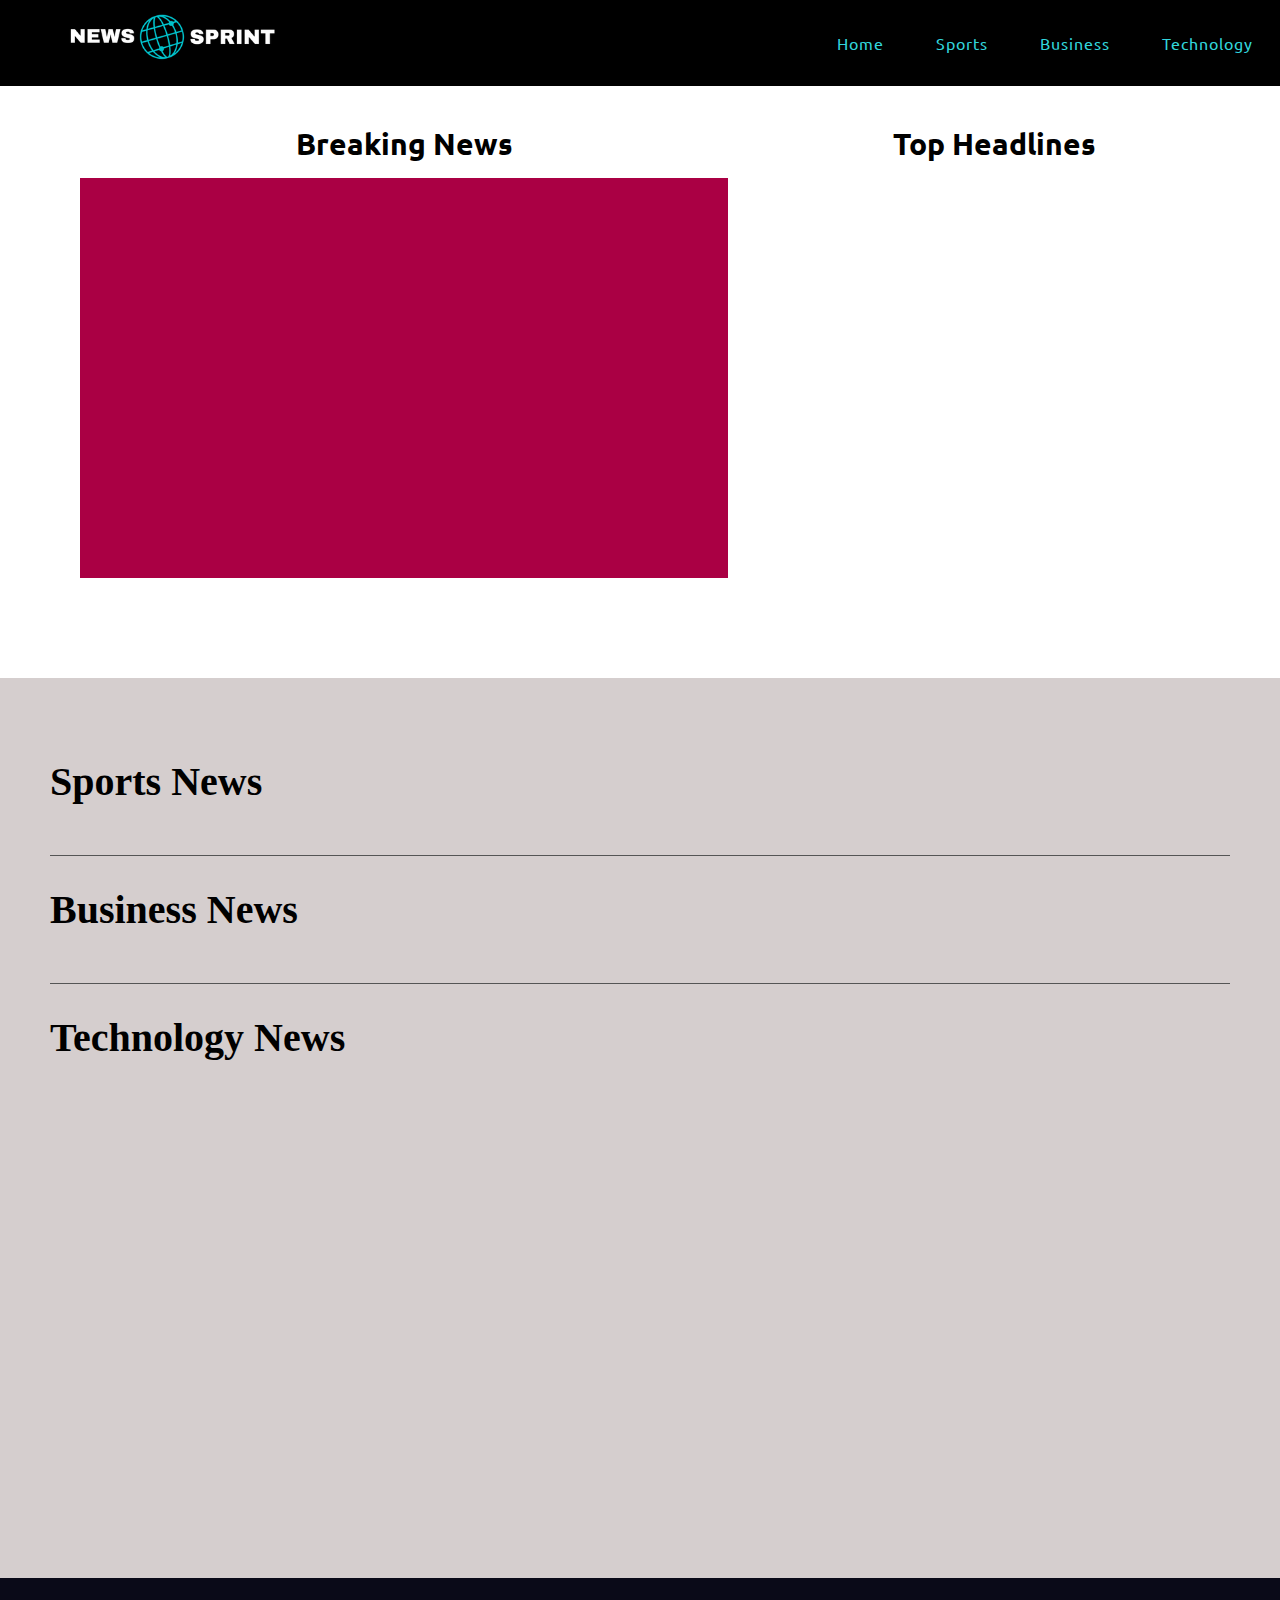
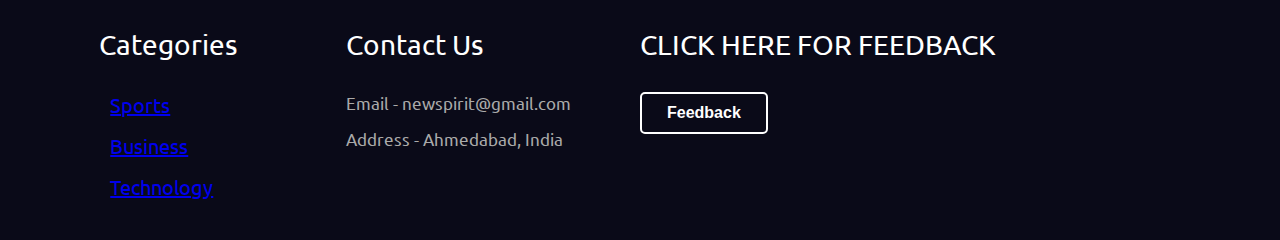
<file: index.html>
<!DOCTYPE html>
<html lang="en">

<head>
    <meta charset="UTF-8">
    <meta http-equiv="X-UA-Compatible" content="IE=edge">
    <meta name="viewport" content="width=device-width, initial-scale=1.0">
    <link rel="stylesheet" href="https://cdnjs.cloudflare.com/ajax/libs/font-awesome/6.2.0/css/all.css"
        integrity="sha512-HHsOC+h3najWR7OKiGZtfhFIEzg5VRIPde0kB0bG2QRidTQqf+sbfcxCTB16AcFB93xMjnBIKE29/MjdzXE+qw=="
        crossorigin="anonymous" referrerpolicy="no-referrer" />
    <link rel="stylesheet" href="style.css">
    <title>
        News Sprint
    </title>
</head>

<body>
    <div class="header">
        <div class="logo_area">
            <a href="index.html" class="logo">
                <img src="1.png">
            </a>
        </div>
        <nav>
            <ul>
                <li><a href="#">Home</a></li>
                <li><a href="#sportsNews">Sports</a></li>
                <li><a href="#businessNews">Business</a></li>
                <li><a href="#techNews">Technology</a></li>
            </ul>
            <div class="bar">
                <i class="open fa-solid fa-bars-staggered" style="color:white;"></i>
                <i class="close fa-solid fa-xmark" style="color:white;"></i>
            </div>
        </nav>
    </div>
    <div class="topHeadlines">
        <div class="left">

            <div class="title">
                <h2>Breaking News</h2>
            </div>
            <div class="img" id="breakingImg">

            </div>
            <div class="text" id="breakingNews">
                <div class="title">

                </div>
                <div class="description">
                </div>
            </div>
        </div>
        <div class="right">
            <div class="title">
                <h2>Top Headlines</h2>
            </div>
            <div class="topNews">

            </div>

        </div>
    </div>
    <div class="page2">
        <div class="news" id="sportsNews">
            <div class="title">
                <h2 style="font-family:Lora">Sports News</h2>
            </div>
            <div class="newsBox">
            </div>
        </div>
        <div class="news" id="businessNews">
            <div class="title">
                <h2 style="font-family:Lora">Business News</h2>
            </div>
            <div class="newsBox">
            </div>
        </div>
        <div class="news" id="techNews">
            <div class="title">
                <h2 style="font-family:Lora">Technology News</h2>
            </div>
            <div class="newsBox">
            </div>
        </div>
    </div>

    <div class="footer">
        <div class="box">
            <div class="left">
                <div class="categories">
                    <p style="color: rgb(255, 255, 255);">Categories</p>
                    <div>
                        <p>
                            <a href="#sportsNews">
                                Sports
                            </a>
                        </p>
                    </div>
                    <div>
                        <p>
                            <a href="#businessNews">
                                Business
                            </a>
                        </p>
                    </div>
                    <div>
                        <p><a href="#techNews">
                                Technology
                            </a>
                        </p>
                    </div>
                </div>
                <div class="contactUs">
                    <div class="contact">
                        <p style="color: rgb(255, 255, 255);">Contact Us</p>
                        <div>Email - <span>newspirit@gmail.com</span></div>
                        <div>Address - <span>Ahmedabad, India</span></div>
                    </div>
                    <div class="icon">
                        <a href="https://www.facebook.com/login/">
                            <i class="fa-brands fa-square-facebook"></i>
                        </a>
                        <a href="https://www.instagram.com/accounts/login/">
                            <i class="fa-brands fa-instagram"></i>
                        </a>
                        <a href="https://youtube.com">
                            <i class="fa-brands fa-youtube"></i>
                        </a>
                    </div>
                </div>
            </div>
            <div class="right">
                <div class="newsletter">
                    <p style="color: rgb(255, 255, 255);">CLICK HERE FOR FEEDBACK</p>
                    <div class="email">
                        <!-- <input type="email" placeholder="Enter Your Email Here"> -->
                        <a href="./form.html">
                            <button type="submit">Feedback</button>
                        </a>
                    </div>
                </div>
            </div>
        </div>
    </div>
    <script src="./index.js"></script>
</body>

</html>
</file>
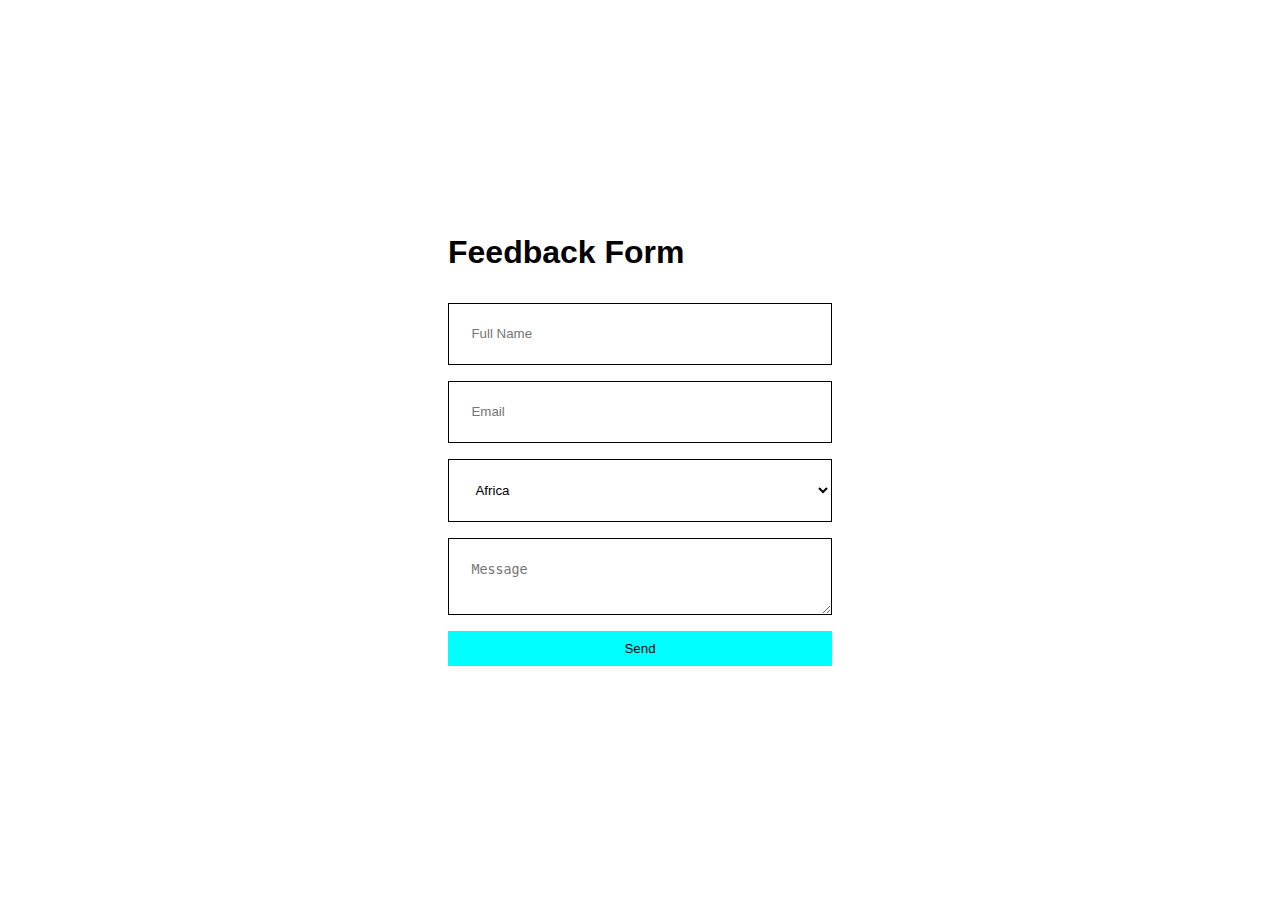
<file: form.html>
<!DOCTYPE html>
<html lang="en">

<head>
    <meta charset="UTF-8">
    <meta http-equiv="X-UA-Compatible" content="IE=edge">
    <meta name="viewport" content="width=device-width, initial-scale=1.0">
    <title>Feedback form</title>
    <link rel="stylesheet" href="./style1.css">
</head>

<body>

    <div class="container">
        <h1>Feedback Form</h1>
        <form action="https://formspree.io/f/mqkjwrly" method="POST">
            <input type="text" name="Name" placeholder="Full Name" required>
            <input type="email" name="Email" placeholder="Email" required>
            <select name="Continent">
                <option>Africa</option>
                <option>Antarctica</option>
                <option>Asia</option>
                <option>Australia</option>
                <option>Europe</option>
                <option>North America</option>
                <option>South America</option>
            </select>
            <textarea name="Message" placeholder="Message" required></textarea>
            <button type="submit">Send</button>
        </form>
    </div>
</body>

</html>
</file>
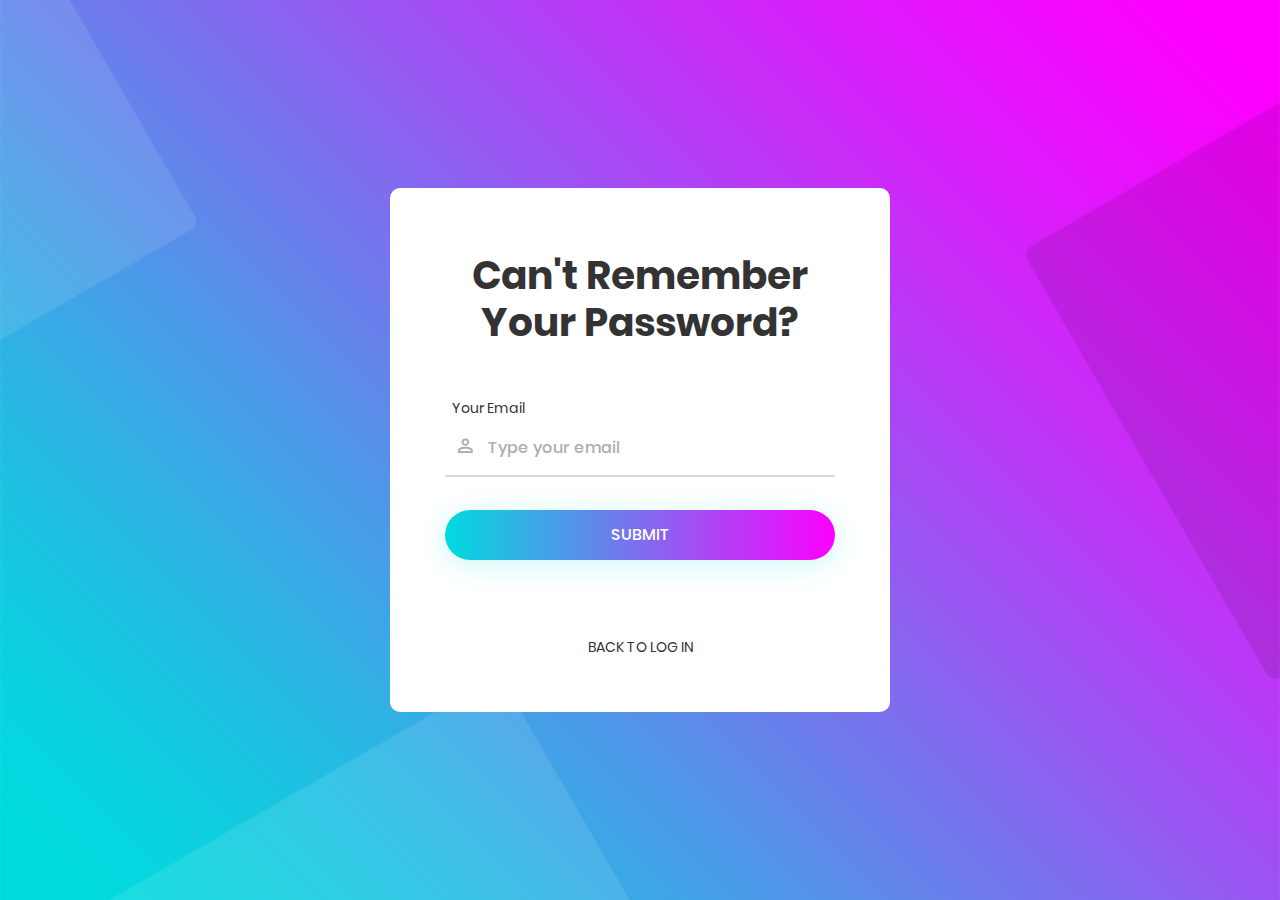
<file: Login_v4/forgot.html>
<!DOCTYPE html>
<html lang="en">
<head>
	<title>Login V4</title>
	<meta charset="UTF-8">
	<meta name="viewport" content="width=device-width, initial-scale=1">
<!--===============================================================================================-->	
	<link rel="icon" type="image/png" href="images/icons/favicon.ico"/>
<!--===============================================================================================-->
	<link rel="stylesheet" type="text/css" href="vendor/bootstrap/css/bootstrap.min.css">
<!--===============================================================================================-->
	<link rel="stylesheet" type="text/css" href="fonts/font-awesome-4.7.0/css/font-awesome.min.css">
<!--===============================================================================================-->
	<link rel="stylesheet" type="text/css" href="fonts/iconic/css/material-design-iconic-font.min.css">
<!--===============================================================================================-->
	<link rel="stylesheet" type="text/css" href="vendor/animate/animate.css">
<!--===============================================================================================-->	
	<link rel="stylesheet" type="text/css" href="vendor/css-hamburgers/hamburgers.min.css">
<!--===============================================================================================-->
	<link rel="stylesheet" type="text/css" href="vendor/animsition/css/animsition.min.css">
<!--===============================================================================================-->
	<link rel="stylesheet" type="text/css" href="vendor/select2/select2.min.css">
<!--===============================================================================================-->	
	<link rel="stylesheet" type="text/css" href="vendor/daterangepicker/daterangepicker.css">
<!--===============================================================================================-->
	<link rel="stylesheet" type="text/css" href="css/util.css">
	<link rel="stylesheet" type="text/css" href="css/main.css">
<!--===============================================================================================-->
</head>
<body>
	
	<div class="limiter">
		<div class="container-login100" style="background-image: url('images/bg-01.jpg');">
			<div class="wrap-login100 p-l-55 p-r-55 p-t-65 p-b-54">
				<form class="login100-form validate-form">
					<span class="login100-form-title p-b-49">
						Can't Remember Your Password?
					</span>

					<div class="wrap-input100 validate-input m-b-23" data-validate = "email is reauired">
						<span class="label-input100">Your Email</span>
						<input class="input100" type="email" name="email" placeholder="Type your email">
						<span class="focus-input100" data-symbol="&#xf206;"></span>
					</div>
					
					
					<div class="container-login100-form-btn">
						<div class="wrap-login100-form-btn">
							<div class="login100-form-bgbtn"></div>
							<button class="login100-form-btn">
								Submit
							</button>
						</div>
					</div>
                    
					


					<div class="flex-col-c p-t-50">
						<span class="txt1 p-b-17">
							
						</span>

						<a href="login.html" class="txt2">
							Back to Log in
						</a>
					</div>
				</form>
			</div>
		</div>
	</div>
	

	<div id="dropDownSelect1"></div>
	
<!--===============================================================================================-->
	<script src="vendor/jquery/jquery-3.2.1.min.js"></script>
<!--===============================================================================================-->
	<script src="vendor/animsition/js/animsition.min.js"></script>
<!--===============================================================================================-->
	<script src="vendor/bootstrap/js/popper.js"></script>
	<script src="vendor/bootstrap/js/bootstrap.min.js"></script>
<!--===============================================================================================-->
	<script src="vendor/select2/select2.min.js"></script>
<!--===============================================================================================-->
	<script src="vendor/daterangepicker/moment.min.js"></script>
	<script src="vendor/daterangepicker/daterangepicker.js"></script>
<!--===============================================================================================-->
	<script src="vendor/countdowntime/countdowntime.js"></script>
<!--===============================================================================================-->
	<script src="js/main.js"></script>

</body>
</html>
</file>
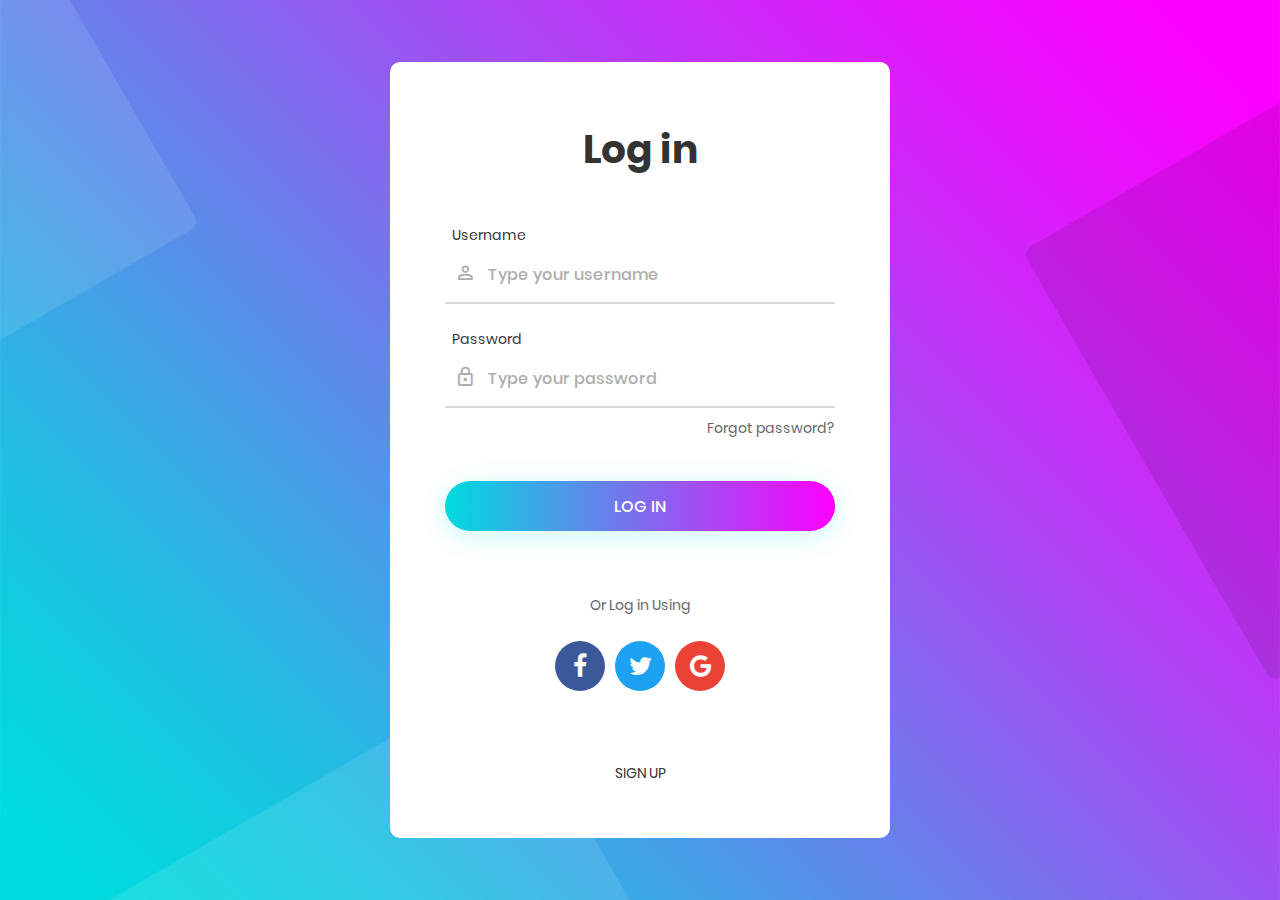
<file: Login_v4/login.html>
<!DOCTYPE html>
<html lang="en">
<head>
	<title>Login V4</title>
	<meta charset="UTF-8">
	<meta name="viewport" content="width=device-width, initial-scale=1">
<!--===============================================================================================-->	
	<link rel="icon" type="image/png" href="images/icons/favicon.ico"/>
<!--===============================================================================================-->
	<link rel="stylesheet" type="text/css" href="vendor/bootstrap/css/bootstrap.min.css">
<!--===============================================================================================-->
	<link rel="stylesheet" type="text/css" href="fonts/font-awesome-4.7.0/css/font-awesome.min.css">
<!--===============================================================================================-->
	<link rel="stylesheet" type="text/css" href="fonts/iconic/css/material-design-iconic-font.min.css">
<!--===============================================================================================-->
	<link rel="stylesheet" type="text/css" href="vendor/animate/animate.css">
<!--===============================================================================================-->	
	<link rel="stylesheet" type="text/css" href="vendor/css-hamburgers/hamburgers.min.css">
<!--===============================================================================================-->
	<link rel="stylesheet" type="text/css" href="vendor/animsition/css/animsition.min.css">
<!--===============================================================================================-->
	<link rel="stylesheet" type="text/css" href="vendor/select2/select2.min.css">
<!--===============================================================================================-->	
	<link rel="stylesheet" type="text/css" href="vendor/daterangepicker/daterangepicker.css">
<!--===============================================================================================-->
	<link rel="stylesheet" type="text/css" href="css/util.css">
	<link rel="stylesheet" type="text/css" href="css/main.css">
<!--===============================================================================================-->
</head>
<body>
	
	<div class="limiter">
		<div class="container-login100" style="background-image: url('images/bg-01.jpg');">
			<div class="wrap-login100 p-l-55 p-r-55 p-t-65 p-b-54">
				<form class="login100-form validate-form">
					<span class="login100-form-title p-b-49">
						Log in
					</span>

					<div class="wrap-input100 validate-input m-b-23" data-validate = "Username is reauired">
						<span class="label-input100">Username</span>
						<input class="input100" type="text" name="username" placeholder="Type your username">
						<span class="focus-input100" data-symbol="&#xf206;"></span>
					</div>

					<div class="wrap-input100 validate-input" data-validate="Password is required">
						<span class="label-input100">Password</span>
						<input class="input100" id="inputPass" type="password" name="pass" placeholder="Type your password">
						<span class="focus-input100" data-symbol="&#xf190;"></span>
					</div>
					
					<div class="text-right p-t-8 p-b-31">
						<a href="forgot.html">
							Forgot password?
						</a>
					</div>
					
					<div class="container-login100-form-btn">
						<div class="wrap-login100-form-btn">
							<div class="login100-form-bgbtn"></div>
							<button class="login100-form-btn">
								Log in
							</button>
						</div>
					</div>

					<div class="txt1 text-center p-t-54 p-b-20">
						<span>
							Or Log in Using
						</span>
					</div>

					<div class="flex-c-m">
						<a href="#" class="login100-social-item bg1">
							<i class="fa fa-facebook"></i>
						</a>

						<a href="#" class="login100-social-item bg2">
							<i class="fa fa-twitter"></i>
						</a>

						<a href="#" class="login100-social-item bg3">
							<i class="fa fa-google"></i>
						</a>
					</div>

					<div class="flex-col-c p-t-50">
						<span class="txt1 p-b-17">
							
						</span>

						<a href="signup.html" class="txt2">
							Sign Up
						</a>
					</div>
				</form>
			</div>
		</div>
	</div>
	

	<div id="dropDownSelect1"></div>
	
<!--===============================================================================================-->
	<script src="vendor/jquery/jquery-3.2.1.min.js"></script>
<!--===============================================================================================-->
	<script src="vendor/animsition/js/animsition.min.js"></script>
<!--===============================================================================================-->
	<script src="vendor/bootstrap/js/popper.js"></script>
	<script src="vendor/bootstrap/js/bootstrap.min.js"></script>
<!--===============================================================================================-->
	<script src="vendor/select2/select2.min.js"></script>
<!--===============================================================================================-->
	<script src="vendor/daterangepicker/moment.min.js"></script>
	<script src="vendor/daterangepicker/daterangepicker.js"></script>
<!--===============================================================================================-->
	<script src="vendor/countdowntime/countdowntime.js"></script>
<!--===============================================================================================-->
	<script src="js/main.js"></script>

</body>
</html>
</file>
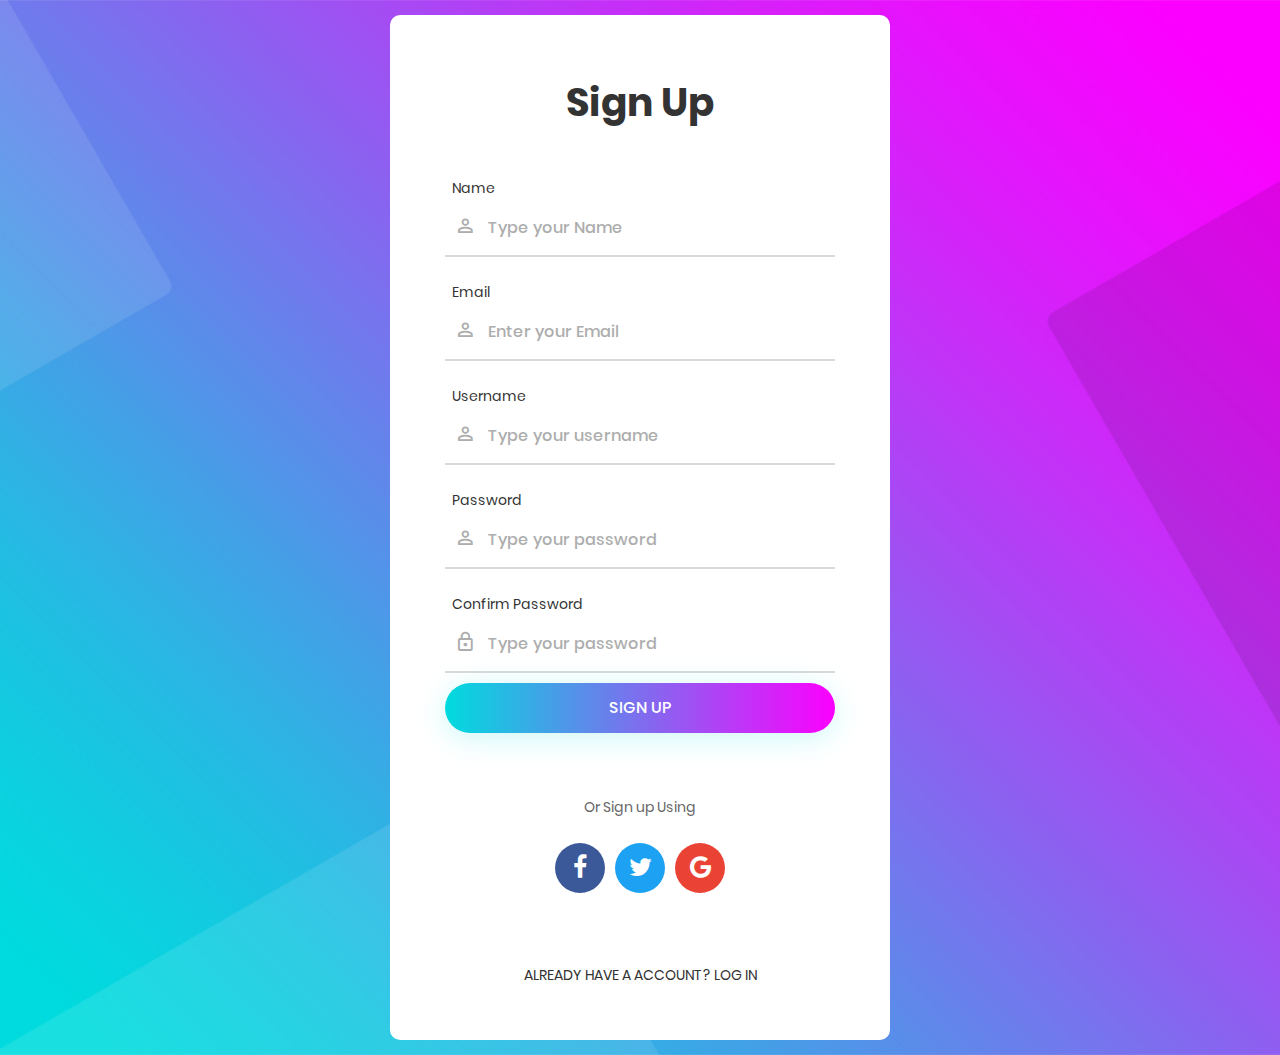
<file: Login_v4/signup.html>
<!DOCTYPE html>
<html lang="en">
<head>
	<title>Login V4</title>
	<meta charset="UTF-8">
	<meta name="viewport" content="width=device-width, initial-scale=1">
<!--===============================================================================================-->	
	<link rel="icon" type="image/png" href="images/icons/favicon.ico"/>
<!--===============================================================================================-->
	<link rel="stylesheet" type="text/css" href="vendor/bootstrap/css/bootstrap.min.css">
<!--===============================================================================================-->
	<link rel="stylesheet" type="text/css" href="fonts/font-awesome-4.7.0/css/font-awesome.min.css">
<!--===============================================================================================-->
	<link rel="stylesheet" type="text/css" href="fonts/iconic/css/material-design-iconic-font.min.css">
<!--===============================================================================================-->
	<link rel="stylesheet" type="text/css" href="vendor/animate/animate.css">
<!--===============================================================================================-->	
	<link rel="stylesheet" type="text/css" href="vendor/css-hamburgers/hamburgers.min.css">
<!--===============================================================================================-->
	<link rel="stylesheet" type="text/css" href="vendor/animsition/css/animsition.min.css">
<!--===============================================================================================-->
	<link rel="stylesheet" type="text/css" href="vendor/select2/select2.min.css">
<!--===============================================================================================-->	
	<link rel="stylesheet" type="text/css" href="vendor/daterangepicker/daterangepicker.css">
<!--===============================================================================================-->
	<link rel="stylesheet" type="text/css" href="css/util.css">
	<link rel="stylesheet" type="text/css" href="css/main.css">
<!--===============================================================================================-->
</head>
<body>
	
	<div class="limiter">
		<div class="container-login100" style="background-image: url('images/bg-01.jpg');">
			<div class="wrap-login100 p-l-55 p-r-55 p-t-65 p-b-54">
				<form class="login100-form validate-form">
					<span class="login100-form-title p-b-49">
						Sign Up
					</span>
                    <div class="wrap-input100 validate-input m-b-23" data-validate = "Name is reauired">
						<span class="label-input100">Name</span>
						<input class="input100" type="text" name="username" placeholder="Type your Name">
						<span class="focus-input100" data-symbol="&#xf206;"></span>
					</div>
                    <div class="wrap-input100 validate-input m-b-23" data-validate = "Email is reauired">
						<span class="label-input100">Email</span>
						<input class="input100 inputMail" type="email" name="email" placeholder="Enter your Email">
						<span class="focus-input100" data-symbol="&#xf206;"></span>
					</div>
                    <div class="wrap-input100 validate-input m-b-23" data-validate = "Username is reauired">
						<span class="label-input100">Username</span>
						<input class="input100" type="text" name="username" placeholder="Type your username">
						<span class="focus-input100" data-symbol="&#xf206;"></span>
					</div>
					<div class="wrap-input100 validate-input m-b-23" data-validate = "Password is reauired">
						<span class="label-input100">Password</span>
						<input class="input100" id="inputPass" type="password" name="password" placeholder="Type your password">
						<span class="focus-input100" data-symbol="&#xf206;"></span>
					</div>

					<div class="wrap-input100 validate-input" data-validate="Password is required">
						<span class="label-input100">Confirm Password</span>
						<input class="input100" type="password" name="password" placeholder="Type your password">
						<span class="focus-input100" data-symbol="&#xf190;"></span>
					</div>
					
					
					<div class="container-login100-form-btn">
						<div class="wrap-login100-form-btn">
							<div class="login100-form-bgbtn"></div>
							<button class="login100-form-btn">
								Sign Up
							</button>
						</div>
					</div>

					<div class="txt1 text-center p-t-54 p-b-20">
						<span>
							Or Sign up Using
						</span>
					</div>

					<div class="flex-c-m">
						<a href="#" class="login100-social-item bg1">
							<i class="fa fa-facebook"></i>
						</a>

						<a href="#" class="login100-social-item bg2">
							<i class="fa fa-twitter"></i>
						</a>

						<a href="#" class="login100-social-item bg3">
							<i class="fa fa-google"></i>
						</a>
					</div>

					<div class="flex-col-c p-t-50">
						<span class="txt1 p-b-17">
							
						</span>

						<a href="login.html" class="txt2">
							Already Have a Account? Log In
						</a>
					</div>
				</form>
			</div>
		</div>
	</div>
	

	<div id="dropDownSelect1"></div>
	
<!--===============================================================================================-->
	<script src="vendor/jquery/jquery-3.2.1.min.js"></script>
<!--===============================================================================================-->
	<script src="vendor/animsition/js/animsition.min.js"></script>
<!--===============================================================================================-->
	<script src="vendor/bootstrap/js/popper.js"></script>
	<script src="vendor/bootstrap/js/bootstrap.min.js"></script>
<!--===============================================================================================-->
	<script src="vendor/select2/select2.min.js"></script>
<!--===============================================================================================-->
	<script src="vendor/daterangepicker/moment.min.js"></script>
	<script src="vendor/daterangepicker/daterangepicker.js"></script>
<!--===============================================================================================-->
	<script src="vendor/countdowntime/countdowntime.js"></script>
<!--===============================================================================================-->
	<script src="js/main.js"></script>

</body>
</html>
</file>
<file: style.css>
@import url('https://fonts.googleapis.com/css2?family=Ubuntu:wght@400;500;700&display=swap');

* {
    margin: 0;
    padding: 0;
    box-sizing: border-box;
    scroll-behavior: smooth;
}

body {
    background-color: #ffffff;
    font-family: 'Ubuntu', sans-serif;
    width: 100%;
    min-height: 100vh;
    color: rgb(0, 0, 0);
    overflow-y: overlay;
}

::-webkit-scrollbar {
    width: 8px;
}

::-webkit-scrollbar-track {
    background-color: transparent;
}

::-webkit-scrollbar-thumb {
    background-color: rgb(0, 0, 0);
    border-radius: 100px;
}

.topHeadlines .right .topNews::-webkit-scrollbar {
    width: 6px;
}

.topHeadlines .right .topNews::-webkit-scrollbar-thumb {
    background-color: #777;
}

.logo img {
    width: 340px;
}

.header {
    position: fixed;
    display: flex;
    justify-content: space-between;
    align-items: center;
    width: 100%;
    padding: 3px 1px;
    background-color: #000000;
    transition: 0.3s;
}

.header.sticky {
    padding-block: 10px;
    box-shadow: inset 0 -1.5px 3px rgba(255, 255, 255, 0.3);
}

.logo {
    font-size: 45px;
    font-weight: 700;
    cursor: pointer;
}

nav ul {
    display: flex;
}

nav div.bar {
    display: none;
    position: absolute;
    right: 80px;
    margin-top: -10px;
    font-size: 25px;
    cursor: pointer;
}

nav div.bar.active .open {
    display: none;
}

nav div.bar .close {
    display: none;
}

nav div.bar.active .close {
    display: initial;
}

nav ul li {
    list-style: none;
    margin: 0 15px;
    padding: 0 10px;
    border-left: 1px solid #fff0;
    border-right: 1px solid #fff0;
    transition: 0.3s;
}

nav ul li:hover {
    border-left: 1px solid #fff;
    border-right: 1px solid #fff;
}

nav ul li a {
    text-decoration: none;
    color: rgb(50 213 220);
    letter-spacing: 1px;
}

.topHeadlines {
    padding: 100px 50px 50px;
    width: 100%;
    display: grid;
    grid-template-columns: 1.5fr 1fr;
}

.topHeadlines .left {
    padding: 10px 30px;
}

.topHeadlines .left>.title {
    font-size: 20px;
    padding: 15px;
    text-align: center;
}

.topHeadlines .left .img {
    width: 100%;
    height: 400px;
    background-color: #a04;
}

.topHeadlines .left .img img {
    width: 100%;
    height: 100%;
}

.topHeadlines .left .text {
    padding: 20px 15px 10px;
}

.topHeadlines .left .text .title a {
    text-decoration: none;
}

.topHeadlines .left .text .title a h2 {
    font-size: 20px;
    color: rgb(0, 0, 0);
    letter-spacing: 1px;
    display: inline;
    cursor: pointer;
}

.topHeadlines .left .text .title a h2:hover {
    text-decoration: underline;
}

.topHeadlines .left .text .description {
    font-size: 15px;
    margin-top: 10px;
    color: rgb(0, 0, 0);
    letter-spacing: 1px;
}

.topHeadlines .right {
    padding: 10px;
    width: 1005;
    height: 500px;
}

.topHeadlines .right>.title {
    font-size: 20px;
    padding: 15px;
    text-align: center;
}

.topHeadlines .right .topNews {
    padding: 0px;
    height: 85%;
    border: 1px solid #fff;
    border-radius: 4px;
    overflow-y: scroll;
}

.topHeadlines .right .topNews .news {
    display: grid;
    grid-template-columns: auto auto;
    align-items: center;
    margin-bottom: 20px;
}

.topHeadlines .right .topNews .news .img {
    width: 170px;
    height: 100%;
    max-height: 120px;
    min-height: 90px;
    background-color: #a04;
}

.topHeadlines .right .topNews .news .img img {
    width: 100%;
    height: 100%;
}

.topHeadlines .right .topNews .news .text {
    margin-inline: 10px;
    display: flex;
    align-items: center;
}

.topHeadlines .right .topNews .news .text .title a {
    text-decoration: none;
}

.topHeadlines .right .topNews .news .text .title a p {
    color: rgb(0, 0, 0);
    display: inline;
}

.topHeadlines .right .topNews .news .text .title a p:hover {
    text-decoration: underline;
}

.page2 {
    width: 100%;
    background-color: #d5cece;
    min-height: 100vh;
    padding: 50px;
}

.page2 .news {
    padding: 30px 0;
    border-bottom: 1px solid #555;
}

.page2 .news:last-child {
    padding: 30px 0;
    border-bottom: none;
}

.page2 .news>.title h2 {
    font-size: 40px;
    cursor: pointer;
    display: inline;
}

.page2 .news>.title h2:hover {
    text-decoration: underline;
}

.page2 .news .newsBox {
    width: 100%;
    margin-top: 20px;
    display: flex;
    flex-wrap: wrap;
}

.page2 .news .newsBox .newsCard {
    width: calc(100% / 5 - 20px);
    /*20px is the margin given to each card*/
    margin: 10px;
}

.page2 .news .newsBox .newsCard .img {
    width: 100%;
    height: 150px;
    background-color: #a04;
    border-radius: 5px;
}

.page2 .news .newsBox .newsCard .img img {
    width: 100%;
    height: 100%;
    border-radius: 5px;
}

.page2 .news .newsBox .newsCard .text {
    padding: 10px;
}

.page2 .news .newsBox .newsCard .text .title a {
    text-decoration: none;
}

.page2 .news .newsBox .newsCard .text .title a p {
    font-size: 15px;
    color: rgb(0, 0, 0);
    display: inline;
    cursor: pointer;
}

.page2 .news .newsBox .newsCard .title a p:hover {
    text-decoration: underline;
}

.footer {
    width: 100%;
    padding: 50px 50px 0px;
    background-color: #0a0a18;
    min-height: 200px;
}

.footer .box {
    width: 100%;
    height: 100%;
    display: grid;
    grid-template-columns: 1fr 1fr;
    justify-content: space-around;
}

.footer .box .left {
    display: flex;
    justify-content: space-around;
    padding-right: 20px;
}

.footer .box .left .categories>p {
    font-size: 28px;
    margin-bottom: 30px;
}

.footer .box .left .categories div {
    margin-bottom: 15px;
    width: max-content;
}

.footer .box .left .categories div p {
    font-size: 20px;
    color: rgb(0, 187, 255);
    cursor: pointer;
    padding: 0 10px;
    border-left: 1px solid #fff0;
    border-right: 1px solid #fff0;
    transition: 0.3s;
}

.footer .box .left .categories div p:hover {
    color: #fff;
    border-left: 1px solid #fff;
    border-right: 1px solid #fff;
}

.footer .contact {
    margin-left: 10px;
}

.footer .contact p {
    font-size: 28px;
    margin-bottom: 30px;
}

.footer .contact div {
    font-size: 17px;
    margin-bottom: 15px;
    color: #aaa;
}

.footer .icon {
    margin-top: 20px;
    padding: 20px;
}

.footer .icon i {
    font-size: 25px;
    margin-right: 20px;
    color: #aaa;
    cursor: pointer;
    transition: 0.3s;
}

.footer .icon i:hover {
    color: #fff;
    transform: scale(1.2);
}

.footer .newsletter p {
    font-size: 28px;
    margin-bottom: 30px;
}

.footer .newsletter .email {
    display: flex;
}

.footer .newsletter .email input {
    width: 400px;
    padding: 12px 25px;
    border-radius: 5px;
    border: none;
    outline: none;
    font-size: 16px;
    margin-right: 20px;
}

.footer .newsletter .email button {
    padding: 10px 25px;
    font-size: 16px;
    font-weight: 600;
    background-color: transparent;
    border-color: #fff;
    border-style: solid;
    color: #fff;
    border-radius: 5px;
    cursor: pointer;
    transition: 0.3s;
}

.footer .newsletter .email button:hover {
    color: #0a0a18;
    background-color: #fff;
}

.footer .copyrights {
    font-size: 18px;
    text-align: center;
    padding: 20px;
    letter-spacing: 1px;
}

@media (max-width:1024px) {
    .topHeadlines .right .topNews .news .img {
        width: 150px;
    }

    .topHeadlines .right .topNews .news .text .title a p {
        font-size: 14px;
    }

    .page2 .news .newsBox .newsCard .img {
        height: 120px;
    }

    .page2 .news .newsBox .newsCard .text {
        padding: 5px;
    }

    .page2 .news .newsBox .newsCard .text .title a p {
        font-size: 14px;
    }

    .footer .box .left .categories>p {
        font-size: 25px;
    }

    .footer .contact p {
        font-size: 25px;
    }

    .footer .newsletter p {
        font-size: 25px;
    }

    .footer .newsletter .email input {
        width: 300px;
    }

    .footer .newsletter .email button {
        padding: 10px 20px;
        font-size: 14px;
    }

    .footer .box .left .categories div p {
        font-size: 18px;
    }

    .footer .contact div {
        font-size: 15px;
    }
}

@media (max-width:768px) {
    nav div.bar {
        display: block;
    }

    nav ul {
        opacity: 0;
        position: absolute;
        background-color: #0b0b11;
        flex-direction: column;
        right: 0px;
        padding: 30px 30px 10px;
        text-align: center;
        pointer-events: none;
        border-radius: 10px;
    }

    nav ul.activeMenu {
        opacity: 1;
        pointer-events: all;
    }

    nav ul li {
        margin: 10px 0;
    }

    .topHeadlines {
        display: block;
    }

    .topHeadlines .right .topNews .news .img {
        width: 220px;
    }

    .topHeadlines .right .topNews .news .text .title a p {
        font-size: 18px;
    }

    .page2 .news .newsBox .newsCard {
        width: calc(100% / 3 - 20px);
    }

    .footer .box {
        grid-template-columns: none;
    }

    .footer .box .right {
        grid-row-start: 1;
        margin-bottom: 40px;
    }

    .footer .newsletter .email input {
        width: 400px;
    }

    .footer .box .left {
        justify-content: space-between;
    }
}

@media (max-width:600px) {
    .logo {
        font-size: 35px;
    }

    .topHeadlines .left {
        padding: 10px 0px;
    }

    .topHeadlines .right .topNews .news .img {
        width: 150px;
    }

    .topHeadlines .right .topNews .news .text .title a p {
        font-size: 14px;
    }

    .page2 .news .newsBox .newsCard {
        width: calc(100% / 2 - 20px);
    }

    .footer .newsletter .email input {
        width: 300px;
        font-size: 14px;
    }

    .footer .newsletter .email button {
        padding: 8px 15px;
        font-size: 14px;
        margin: auto;
    }

    .footer .newsletter p {
        font-size: 22px;
    }

    .footer .box .left .categories>p {
        font-size: 22px;
    }

    .footer .contact p {
        font-size: 22px;
    }

    .footer .copyrights {
        font-size: 14px;
    }
}

@media (max-width:425px) {
    nav div.bar {
        right: 50px;
    }

    nav ul {
        padding: 30px 10px 10px;
    }

    nav ul li {
        margin: 5px 0px;
    }

    nav ul li a {
        font-size: 14px;
    }

    .topHeadlines {
        padding: 100px 20px 50px;
    }

    .page2 {
        padding: 50px 20px;
    }

    .page2 .news .newsBox .newsCard {
        width: 100%;
        display: grid;
    }

    .page2 .news>.title h2 {
        font-size: 30px;
    }

    .page2 .news .newsBox .newsCard .img {
        height: 100%;
        min-height: 150px;
    }

    .page2 .news .newsBox .newsCard .text .title a p {
        font-size: 16px;
    }

    .footer .newsletter .email {
        display: block;
    }

    .footer .newsletter .email button {
        margin-top: 15px;
    }

}
</file>
<file: style1.css>
* {
    margin: 0;
    padding: 0;
    outline: 0;
    border: 0;
}

body {
    height: 100vh;
    font-family: Arial, Helvetica, sans-serif;
    display: grid;
    place-items: center;
}

h1 {
    margin-bottom: 2rem;
}

form {
    display: flex;
    flex-direction: column;
    width: 24rem;
    gap: 1rem;
}

input,
select,
textarea {
    padding: 1.4rem;
    background: transparent;
    border: 1px solid black;
}

button {
    padding: 10px;
    background-color: aqua;
}
</file>
<file: Login_v4/vendor/daterangepicker/daterangepicker.css>
.daterangepicker {
  position: absolute;
  color: inherit;
  background-color: #fff;
  border-radius: 4px;
  width: 278px;
  padding: 4px;
  margin-top: 1px;
  top: 100px;
  left: 20px;
  /* Calendars */ }
  .daterangepicker:before, .daterangepicker:after {
    position: absolute;
    display: inline-block;
    border-bottom-color: rgba(0, 0, 0, 0.2);
    content: ''; }
  .daterangepicker:before {
    top: -7px;
    border-right: 7px solid transparent;
    border-left: 7px solid transparent;
    border-bottom: 7px solid #ccc; }
  .daterangepicker:after {
    top: -6px;
    border-right: 6px solid transparent;
    border-bottom: 6px solid #fff;
    border-left: 6px solid transparent; }
  .daterangepicker.opensleft:before {
    right: 9px; }
  .daterangepicker.opensleft:after {
    right: 10px; }
  .daterangepicker.openscenter:before {
    left: 0;
    right: 0;
    width: 0;
    margin-left: auto;
    margin-right: auto; }
  .daterangepicker.openscenter:after {
    left: 0;
    right: 0;
    width: 0;
    margin-left: auto;
    margin-right: auto; }
  .daterangepicker.opensright:before {
    left: 9px; }
  .daterangepicker.opensright:after {
    left: 10px; }
  .daterangepicker.dropup {
    margin-top: -5px; }
    .daterangepicker.dropup:before {
      top: initial;
      bottom: -7px;
      border-bottom: initial;
      border-top: 7px solid #ccc; }
    .daterangepicker.dropup:after {
      top: initial;
      bottom: -6px;
      border-bottom: initial;
      border-top: 6px solid #fff; }
  .daterangepicker.dropdown-menu {
    max-width: none;
    z-index: 3001; }
  .daterangepicker.single .ranges, .daterangepicker.single .calendar {
    float: none; }
  .daterangepicker.show-calendar .calendar {
    display: block; }
  .daterangepicker .calendar {
    display: none;
    max-width: 270px;
    margin: 4px; }
    .daterangepicker .calendar.single .calendar-table {
      border: none; }
    .daterangepicker .calendar th, .daterangepicker .calendar td {
      white-space: nowrap;
      text-align: center;
      min-width: 32px; }
  .daterangepicker .calendar-table {
    border: 1px solid #fff;
    padding: 4px;
    border-radius: 4px;
    background-color: #fff; }
  .daterangepicker table {
    width: 100%;
    margin: 0; }
  .daterangepicker td, .daterangepicker th {
    text-align: center;
    width: 20px;
    height: 20px;
    border-radius: 4px;
    border: 1px solid transparent;
    white-space: nowrap;
    cursor: pointer; }
    .daterangepicker td.available:hover, .daterangepicker th.available:hover {
      background-color: #eee;
      border-color: transparent;
      color: inherit; }
    .daterangepicker td.week, .daterangepicker th.week {
      font-size: 80%;
      color: #ccc; }
  .daterangepicker td.off, .daterangepicker td.off.in-range, .daterangepicker td.off.start-date, .daterangepicker td.off.end-date {
    background-color: #fff;
    border-color: transparent;
    color: #999; }
  .daterangepicker td.in-range {
    background-color: #ebf4f8;
    border-color: transparent;
    color: #000;
    border-radius: 0; }
  .daterangepicker td.start-date {
    border-radius: 4px 0 0 4px; }
  .daterangepicker td.end-date {
    border-radius: 0 4px 4px 0; }
  .daterangepicker td.start-date.end-date {
    border-radius: 4px; }
  .daterangepicker td.active, .daterangepicker td.active:hover {
    background-color: #357ebd;
    border-color: transparent;
    color: #fff; }
  .daterangepicker th.month {
    width: auto; }
  .daterangepicker td.disabled, .daterangepicker option.disabled {
    color: #999;
    cursor: not-allowed;
    text-decoration: line-through; }
  .daterangepicker select.monthselect, .daterangepicker select.yearselect {
    font-size: 12px;
    padding: 1px;
    height: auto;
    margin: 0;
    cursor: default; }
  .daterangepicker select.monthselect {
    margin-right: 2%;
    width: 56%; }
  .daterangepicker select.yearselect {
    width: 40%; }
  .daterangepicker select.hourselect, .daterangepicker select.minuteselect, .daterangepicker select.secondselect, .daterangepicker select.ampmselect {
    width: 50px;
    margin-bottom: 0; }
  .daterangepicker .input-mini {
    border: 1px solid #ccc;
    border-radius: 4px;
    color: #555;
    height: 30px;
    line-height: 30px;
    display: block;
    vertical-align: middle;
    margin: 0 0 5px 0;
    padding: 0 6px 0 28px;
    width: 100%; }
    .daterangepicker .input-mini.active {
      border: 1px solid #08c;
      border-radius: 4px; }
  .daterangepicker .daterangepicker_input {
    position: relative; }
    .daterangepicker .daterangepicker_input i {
      position: absolute;
      left: 8px;
      top: 8px; }
  .daterangepicker.rtl .input-mini {
    padding-right: 28px;
    padding-left: 6px; }
  .daterangepicker.rtl .daterangepicker_input i {
    left: auto;
    right: 8px; }
  .daterangepicker .calendar-time {
    text-align: center;
    margin: 5px auto;
    line-height: 30px;
    position: relative;
    padding-left: 28px; }
    .daterangepicker .calendar-time select.disabled {
      color: #ccc;
      cursor: not-allowed; }

.ranges {
  font-size: 11px;
  float: none;
  margin: 4px;
  text-align: left; }
  .ranges ul {
    list-style: none;
    margin: 0 auto;
    padding: 0;
    width: 100%; }
  .ranges li {
    font-size: 13px;
    background-color: #f5f5f5;
    border: 1px solid #f5f5f5;
    border-radius: 4px;
    color: #08c;
    padding: 3px 12px;
    margin-bottom: 8px;
    cursor: pointer; }
    .ranges li:hover {
      background-color: #08c;
      border: 1px solid #08c;
      color: #fff; }
    .ranges li.active {
      background-color: #08c;
      border: 1px solid #08c;
      color: #fff; }

/*  Larger Screen Styling */
@media (min-width: 564px) {
  .daterangepicker {
    width: auto; }
    .daterangepicker .ranges ul {
      width: 160px; }
    .daterangepicker.single .ranges ul {
      width: 100%; }
    .daterangepicker.single .calendar.left {
      clear: none; }
    .daterangepicker.single.ltr .ranges, .daterangepicker.single.ltr .calendar {
      float: left; }
    .daterangepicker.single.rtl .ranges, .daterangepicker.single.rtl .calendar {
      float: right; }
    .daterangepicker.ltr {
      direction: ltr;
      text-align: left; }
      .daterangepicker.ltr .calendar.left {
        clear: left;
        margin-right: 0; }
        .daterangepicker.ltr .calendar.left .calendar-table {
          border-right: none;
          border-top-right-radius: 0;
          border-bottom-right-radius: 0; }
      .daterangepicker.ltr .calendar.right {
        margin-left: 0; }
        .daterangepicker.ltr .calendar.right .calendar-table {
          border-left: none;
          border-top-left-radius: 0;
          border-bottom-left-radius: 0; }
      .daterangepicker.ltr .left .daterangepicker_input {
        padding-right: 12px; }
      .daterangepicker.ltr .calendar.left .calendar-table {
        padding-right: 12px; }
      .daterangepicker.ltr .ranges, .daterangepicker.ltr .calendar {
        float: left; }
    .daterangepicker.rtl {
      direction: rtl;
      text-align: right; }
      .daterangepicker.rtl .calendar.left {
        clear: right;
        margin-left: 0; }
        .daterangepicker.rtl .calendar.left .calendar-table {
          border-left: none;
          border-top-left-radius: 0;
          border-bottom-left-radius: 0; }
      .daterangepicker.rtl .calendar.right {
        margin-right: 0; }
        .daterangepicker.rtl .calendar.right .calendar-table {
          border-right: none;
          border-top-right-radius: 0;
          border-bottom-right-radius: 0; }
      .daterangepicker.rtl .left .daterangepicker_input {
        padding-left: 12px; }
      .daterangepicker.rtl .calendar.left .calendar-table {
        padding-left: 12px; }
      .daterangepicker.rtl .ranges, .daterangepicker.rtl .calendar {
        text-align: right;
        float: right; } }
@media (min-width: 730px) {
  .daterangepicker .ranges {
    width: auto; }
  .daterangepicker.ltr .ranges {
    float: left; }
  .daterangepicker.rtl .ranges {
    float: right; }
  .daterangepicker .calendar.left {
    clear: none !important; } }
</file>
<file: Login_v4/css/util.css>
/*[ FONT SIZE ]
///////////////////////////////////////////////////////////
*/
.fs-1 {font-size: 1px;}
.fs-2 {font-size: 2px;}
.fs-3 {font-size: 3px;}
.fs-4 {font-size: 4px;}
.fs-5 {font-size: 5px;}
.fs-6 {font-size: 6px;}
.fs-7 {font-size: 7px;}
.fs-8 {font-size: 8px;}
.fs-9 {font-size: 9px;}
.fs-10 {font-size: 10px;}
.fs-11 {font-size: 11px;}
.fs-12 {font-size: 12px;}
.fs-13 {font-size: 13px;}
.fs-14 {font-size: 14px;}
.fs-15 {font-size: 15px;}
.fs-16 {font-size: 16px;}
.fs-17 {font-size: 17px;}
.fs-18 {font-size: 18px;}
.fs-19 {font-size: 19px;}
.fs-20 {font-size: 20px;}
.fs-21 {font-size: 21px;}
.fs-22 {font-size: 22px;}
.fs-23 {font-size: 23px;}
.fs-24 {font-size: 24px;}
.fs-25 {font-size: 25px;}
.fs-26 {font-size: 26px;}
.fs-27 {font-size: 27px;}
.fs-28 {font-size: 28px;}
.fs-29 {font-size: 29px;}
.fs-30 {font-size: 30px;}
.fs-31 {font-size: 31px;}
.fs-32 {font-size: 32px;}
.fs-33 {font-size: 33px;}
.fs-34 {font-size: 34px;}
.fs-35 {font-size: 35px;}
.fs-36 {font-size: 36px;}
.fs-37 {font-size: 37px;}
.fs-38 {font-size: 38px;}
.fs-39 {font-size: 39px;}
.fs-40 {font-size: 40px;}
.fs-41 {font-size: 41px;}
.fs-42 {font-size: 42px;}
.fs-43 {font-size: 43px;}
.fs-44 {font-size: 44px;}
.fs-45 {font-size: 45px;}
.fs-46 {font-size: 46px;}
.fs-47 {font-size: 47px;}
.fs-48 {font-size: 48px;}
.fs-49 {font-size: 49px;}
.fs-50 {font-size: 50px;}
.fs-51 {font-size: 51px;}
.fs-52 {font-size: 52px;}
.fs-53 {font-size: 53px;}
.fs-54 {font-size: 54px;}
.fs-55 {font-size: 55px;}
.fs-56 {font-size: 56px;}
.fs-57 {font-size: 57px;}
.fs-58 {font-size: 58px;}
.fs-59 {font-size: 59px;}
.fs-60 {font-size: 60px;}
.fs-61 {font-size: 61px;}
.fs-62 {font-size: 62px;}
.fs-63 {font-size: 63px;}
.fs-64 {font-size: 64px;}
.fs-65 {font-size: 65px;}
.fs-66 {font-size: 66px;}
.fs-67 {font-size: 67px;}
.fs-68 {font-size: 68px;}
.fs-69 {font-size: 69px;}
.fs-70 {font-size: 70px;}
.fs-71 {font-size: 71px;}
.fs-72 {font-size: 72px;}
.fs-73 {font-size: 73px;}
.fs-74 {font-size: 74px;}
.fs-75 {font-size: 75px;}
.fs-76 {font-size: 76px;}
.fs-77 {font-size: 77px;}
.fs-78 {font-size: 78px;}
.fs-79 {font-size: 79px;}
.fs-80 {font-size: 80px;}
.fs-81 {font-size: 81px;}
.fs-82 {font-size: 82px;}
.fs-83 {font-size: 83px;}
.fs-84 {font-size: 84px;}
.fs-85 {font-size: 85px;}
.fs-86 {font-size: 86px;}
.fs-87 {font-size: 87px;}
.fs-88 {font-size: 88px;}
.fs-89 {font-size: 89px;}
.fs-90 {font-size: 90px;}
.fs-91 {font-size: 91px;}
.fs-92 {font-size: 92px;}
.fs-93 {font-size: 93px;}
.fs-94 {font-size: 94px;}
.fs-95 {font-size: 95px;}
.fs-96 {font-size: 96px;}
.fs-97 {font-size: 97px;}
.fs-98 {font-size: 98px;}
.fs-99 {font-size: 99px;}
.fs-100 {font-size: 100px;}
.fs-101 {font-size: 101px;}
.fs-102 {font-size: 102px;}
.fs-103 {font-size: 103px;}
.fs-104 {font-size: 104px;}
.fs-105 {font-size: 105px;}
.fs-106 {font-size: 106px;}
.fs-107 {font-size: 107px;}
.fs-108 {font-size: 108px;}
.fs-109 {font-size: 109px;}
.fs-110 {font-size: 110px;}
.fs-111 {font-size: 111px;}
.fs-112 {font-size: 112px;}
.fs-113 {font-size: 113px;}
.fs-114 {font-size: 114px;}
.fs-115 {font-size: 115px;}
.fs-116 {font-size: 116px;}
.fs-117 {font-size: 117px;}
.fs-118 {font-size: 118px;}
.fs-119 {font-size: 119px;}
.fs-120 {font-size: 120px;}
.fs-121 {font-size: 121px;}
.fs-122 {font-size: 122px;}
.fs-123 {font-size: 123px;}
.fs-124 {font-size: 124px;}
.fs-125 {font-size: 125px;}
.fs-126 {font-size: 126px;}
.fs-127 {font-size: 127px;}
.fs-128 {font-size: 128px;}
.fs-129 {font-size: 129px;}
.fs-130 {font-size: 130px;}
.fs-131 {font-size: 131px;}
.fs-132 {font-size: 132px;}
.fs-133 {font-size: 133px;}
.fs-134 {font-size: 134px;}
.fs-135 {font-size: 135px;}
.fs-136 {font-size: 136px;}
.fs-137 {font-size: 137px;}
.fs-138 {font-size: 138px;}
.fs-139 {font-size: 139px;}
.fs-140 {font-size: 140px;}
.fs-141 {font-size: 141px;}
.fs-142 {font-size: 142px;}
.fs-143 {font-size: 143px;}
.fs-144 {font-size: 144px;}
.fs-145 {font-size: 145px;}
.fs-146 {font-size: 146px;}
.fs-147 {font-size: 147px;}
.fs-148 {font-size: 148px;}
.fs-149 {font-size: 149px;}
.fs-150 {font-size: 150px;}
.fs-151 {font-size: 151px;}
.fs-152 {font-size: 152px;}
.fs-153 {font-size: 153px;}
.fs-154 {font-size: 154px;}
.fs-155 {font-size: 155px;}
.fs-156 {font-size: 156px;}
.fs-157 {font-size: 157px;}
.fs-158 {font-size: 158px;}
.fs-159 {font-size: 159px;}
.fs-160 {font-size: 160px;}
.fs-161 {font-size: 161px;}
.fs-162 {font-size: 162px;}
.fs-163 {font-size: 163px;}
.fs-164 {font-size: 164px;}
.fs-165 {font-size: 165px;}
.fs-166 {font-size: 166px;}
.fs-167 {font-size: 167px;}
.fs-168 {font-size: 168px;}
.fs-169 {font-size: 169px;}
.fs-170 {font-size: 170px;}
.fs-171 {font-size: 171px;}
.fs-172 {font-size: 172px;}
.fs-173 {font-size: 173px;}
.fs-174 {font-size: 174px;}
.fs-175 {font-size: 175px;}
.fs-176 {font-size: 176px;}
.fs-177 {font-size: 177px;}
.fs-178 {font-size: 178px;}
.fs-179 {font-size: 179px;}
.fs-180 {font-size: 180px;}
.fs-181 {font-size: 181px;}
.fs-182 {font-size: 182px;}
.fs-183 {font-size: 183px;}
.fs-184 {font-size: 184px;}
.fs-185 {font-size: 185px;}
.fs-186 {font-size: 186px;}
.fs-187 {font-size: 187px;}
.fs-188 {font-size: 188px;}
.fs-189 {font-size: 189px;}
.fs-190 {font-size: 190px;}
.fs-191 {font-size: 191px;}
.fs-192 {font-size: 192px;}
.fs-193 {font-size: 193px;}
.fs-194 {font-size: 194px;}
.fs-195 {font-size: 195px;}
.fs-196 {font-size: 196px;}
.fs-197 {font-size: 197px;}
.fs-198 {font-size: 198px;}
.fs-199 {font-size: 199px;}
.fs-200 {font-size: 200px;}

/*[ PADDING ]
///////////////////////////////////////////////////////////
*/
.p-t-0 {padding-top: 0px;}
.p-t-1 {padding-top: 1px;}
.p-t-2 {padding-top: 2px;}
.p-t-3 {padding-top: 3px;}
.p-t-4 {padding-top: 4px;}
.p-t-5 {padding-top: 5px;}
.p-t-6 {padding-top: 6px;}
.p-t-7 {padding-top: 7px;}
.p-t-8 {padding-top: 8px;}
.p-t-9 {padding-top: 9px;}
.p-t-10 {padding-top: 10px;}
.p-t-11 {padding-top: 11px;}
.p-t-12 {padding-top: 12px;}
.p-t-13 {padding-top: 13px;}
.p-t-14 {padding-top: 14px;}
.p-t-15 {padding-top: 15px;}
.p-t-16 {padding-top: 16px;}
.p-t-17 {padding-top: 17px;}
.p-t-18 {padding-top: 18px;}
.p-t-19 {padding-top: 19px;}
.p-t-20 {padding-top: 20px;}
.p-t-21 {padding-top: 21px;}
.p-t-22 {padding-top: 22px;}
.p-t-23 {padding-top: 23px;}
.p-t-24 {padding-top: 24px;}
.p-t-25 {padding-top: 25px;}
.p-t-26 {padding-top: 26px;}
.p-t-27 {padding-top: 27px;}
.p-t-28 {padding-top: 28px;}
.p-t-29 {padding-top: 29px;}
.p-t-30 {padding-top: 30px;}
.p-t-31 {padding-top: 31px;}
.p-t-32 {padding-top: 32px;}
.p-t-33 {padding-top: 33px;}
.p-t-34 {padding-top: 34px;}
.p-t-35 {padding-top: 35px;}
.p-t-36 {padding-top: 36px;}
.p-t-37 {padding-top: 37px;}
.p-t-38 {padding-top: 38px;}
.p-t-39 {padding-top: 39px;}
.p-t-40 {padding-top: 40px;}
.p-t-41 {padding-top: 41px;}
.p-t-42 {padding-top: 42px;}
.p-t-43 {padding-top: 43px;}
.p-t-44 {padding-top: 44px;}
.p-t-45 {padding-top: 45px;}
.p-t-46 {padding-top: 46px;}
.p-t-47 {padding-top: 47px;}
.p-t-48 {padding-top: 48px;}
.p-t-49 {padding-top: 49px;}
.p-t-50 {padding-top: 50px;}
.p-t-51 {padding-top: 51px;}
.p-t-52 {padding-top: 52px;}
.p-t-53 {padding-top: 53px;}
.p-t-54 {padding-top: 54px;}
.p-t-55 {padding-top: 55px;}
.p-t-56 {padding-top: 56px;}
.p-t-57 {padding-top: 57px;}
.p-t-58 {padding-top: 58px;}
.p-t-59 {padding-top: 59px;}
.p-t-60 {padding-top: 60px;}
.p-t-61 {padding-top: 61px;}
.p-t-62 {padding-top: 62px;}
.p-t-63 {padding-top: 63px;}
.p-t-64 {padding-top: 64px;}
.p-t-65 {padding-top: 65px;}
.p-t-66 {padding-top: 66px;}
.p-t-67 {padding-top: 67px;}
.p-t-68 {padding-top: 68px;}
.p-t-69 {padding-top: 69px;}
.p-t-70 {padding-top: 70px;}
.p-t-71 {padding-top: 71px;}
.p-t-72 {padding-top: 72px;}
.p-t-73 {padding-top: 73px;}
.p-t-74 {padding-top: 74px;}
.p-t-75 {padding-top: 75px;}
.p-t-76 {padding-top: 76px;}
.p-t-77 {padding-top: 77px;}
.p-t-78 {padding-top: 78px;}
.p-t-79 {padding-top: 79px;}
.p-t-80 {padding-top: 80px;}
.p-t-81 {padding-top: 81px;}
.p-t-82 {padding-top: 82px;}
.p-t-83 {padding-top: 83px;}
.p-t-84 {padding-top: 84px;}
.p-t-85 {padding-top: 85px;}
.p-t-86 {padding-top: 86px;}
.p-t-87 {padding-top: 87px;}
.p-t-88 {padding-top: 88px;}
.p-t-89 {padding-top: 89px;}
.p-t-90 {padding-top: 90px;}
.p-t-91 {padding-top: 91px;}
.p-t-92 {padding-top: 92px;}
.p-t-93 {padding-top: 93px;}
.p-t-94 {padding-top: 94px;}
.p-t-95 {padding-top: 95px;}
.p-t-96 {padding-top: 96px;}
.p-t-97 {padding-top: 97px;}
.p-t-98 {padding-top: 98px;}
.p-t-99 {padding-top: 99px;}
.p-t-100 {padding-top: 100px;}
.p-t-101 {padding-top: 101px;}
.p-t-102 {padding-top: 102px;}
.p-t-103 {padding-top: 103px;}
.p-t-104 {padding-top: 104px;}
.p-t-105 {padding-top: 105px;}
.p-t-106 {padding-top: 106px;}
.p-t-107 {padding-top: 107px;}
.p-t-108 {padding-top: 108px;}
.p-t-109 {padding-top: 109px;}
.p-t-110 {padding-top: 110px;}
.p-t-111 {padding-top: 111px;}
.p-t-112 {padding-top: 112px;}
.p-t-113 {padding-top: 113px;}
.p-t-114 {padding-top: 114px;}
.p-t-115 {padding-top: 115px;}
.p-t-116 {padding-top: 116px;}
.p-t-117 {padding-top: 117px;}
.p-t-118 {padding-top: 118px;}
.p-t-119 {padding-top: 119px;}
.p-t-120 {padding-top: 120px;}
.p-t-121 {padding-top: 121px;}
.p-t-122 {padding-top: 122px;}
.p-t-123 {padding-top: 123px;}
.p-t-124 {padding-top: 124px;}
.p-t-125 {padding-top: 125px;}
.p-t-126 {padding-top: 126px;}
.p-t-127 {padding-top: 127px;}
.p-t-128 {padding-top: 128px;}
.p-t-129 {padding-top: 129px;}
.p-t-130 {padding-top: 130px;}
.p-t-131 {padding-top: 131px;}
.p-t-132 {padding-top: 132px;}
.p-t-133 {padding-top: 133px;}
.p-t-134 {padding-top: 134px;}
.p-t-135 {padding-top: 135px;}
.p-t-136 {padding-top: 136px;}
.p-t-137 {padding-top: 137px;}
.p-t-138 {padding-top: 138px;}
.p-t-139 {padding-top: 139px;}
.p-t-140 {padding-top: 140px;}
.p-t-141 {padding-top: 141px;}
.p-t-142 {padding-top: 142px;}
.p-t-143 {padding-top: 143px;}
.p-t-144 {padding-top: 144px;}
.p-t-145 {padding-top: 145px;}
.p-t-146 {padding-top: 146px;}
.p-t-147 {padding-top: 147px;}
.p-t-148 {padding-top: 148px;}
.p-t-149 {padding-top: 149px;}
.p-t-150 {padding-top: 150px;}
.p-t-151 {padding-top: 151px;}
.p-t-152 {padding-top: 152px;}
.p-t-153 {padding-top: 153px;}
.p-t-154 {padding-top: 154px;}
.p-t-155 {padding-top: 155px;}
.p-t-156 {padding-top: 156px;}
.p-t-157 {padding-top: 157px;}
.p-t-158 {padding-top: 158px;}
.p-t-159 {padding-top: 159px;}
.p-t-160 {padding-top: 160px;}
.p-t-161 {padding-top: 161px;}
.p-t-162 {padding-top: 162px;}
.p-t-163 {padding-top: 163px;}
.p-t-164 {padding-top: 164px;}
.p-t-165 {padding-top: 165px;}
.p-t-166 {padding-top: 166px;}
.p-t-167 {padding-top: 167px;}
.p-t-168 {padding-top: 168px;}
.p-t-169 {padding-top: 169px;}
.p-t-170 {padding-top: 170px;}
.p-t-171 {padding-top: 171px;}
.p-t-172 {padding-top: 172px;}
.p-t-173 {padding-top: 173px;}
.p-t-174 {padding-top: 174px;}
.p-t-175 {padding-top: 175px;}
.p-t-176 {padding-top: 176px;}
.p-t-177 {padding-top: 177px;}
.p-t-178 {padding-top: 178px;}
.p-t-179 {padding-top: 179px;}
.p-t-180 {padding-top: 180px;}
.p-t-181 {padding-top: 181px;}
.p-t-182 {padding-top: 182px;}
.p-t-183 {padding-top: 183px;}
.p-t-184 {padding-top: 184px;}
.p-t-185 {padding-top: 185px;}
.p-t-186 {padding-top: 186px;}
.p-t-187 {padding-top: 187px;}
.p-t-188 {padding-top: 188px;}
.p-t-189 {padding-top: 189px;}
.p-t-190 {padding-top: 190px;}
.p-t-191 {padding-top: 191px;}
.p-t-192 {padding-top: 192px;}
.p-t-193 {padding-top: 193px;}
.p-t-194 {padding-top: 194px;}
.p-t-195 {padding-top: 195px;}
.p-t-196 {padding-top: 196px;}
.p-t-197 {padding-top: 197px;}
.p-t-198 {padding-top: 198px;}
.p-t-199 {padding-top: 199px;}
.p-t-200 {padding-top: 200px;}
.p-t-201 {padding-top: 201px;}
.p-t-202 {padding-top: 202px;}
.p-t-203 {padding-top: 203px;}
.p-t-204 {padding-top: 204px;}
.p-t-205 {padding-top: 205px;}
.p-t-206 {padding-top: 206px;}
.p-t-207 {padding-top: 207px;}
.p-t-208 {padding-top: 208px;}
.p-t-209 {padding-top: 209px;}
.p-t-210 {padding-top: 210px;}
.p-t-211 {padding-top: 211px;}
.p-t-212 {padding-top: 212px;}
.p-t-213 {padding-top: 213px;}
.p-t-214 {padding-top: 214px;}
.p-t-215 {padding-top: 215px;}
.p-t-216 {padding-top: 216px;}
.p-t-217 {padding-top: 217px;}
.p-t-218 {padding-top: 218px;}
.p-t-219 {padding-top: 219px;}
.p-t-220 {padding-top: 220px;}
.p-t-221 {padding-top: 221px;}
.p-t-222 {padding-top: 222px;}
.p-t-223 {padding-top: 223px;}
.p-t-224 {padding-top: 224px;}
.p-t-225 {padding-top: 225px;}
.p-t-226 {padding-top: 226px;}
.p-t-227 {padding-top: 227px;}
.p-t-228 {padding-top: 228px;}
.p-t-229 {padding-top: 229px;}
.p-t-230 {padding-top: 230px;}
.p-t-231 {padding-top: 231px;}
.p-t-232 {padding-top: 232px;}
.p-t-233 {padding-top: 233px;}
.p-t-234 {padding-top: 234px;}
.p-t-235 {padding-top: 235px;}
.p-t-236 {padding-top: 236px;}
.p-t-237 {padding-top: 237px;}
.p-t-238 {padding-top: 238px;}
.p-t-239 {padding-top: 239px;}
.p-t-240 {padding-top: 240px;}
.p-t-241 {padding-top: 241px;}
.p-t-242 {padding-top: 242px;}
.p-t-243 {padding-top: 243px;}
.p-t-244 {padding-top: 244px;}
.p-t-245 {padding-top: 245px;}
.p-t-246 {padding-top: 246px;}
.p-t-247 {padding-top: 247px;}
.p-t-248 {padding-top: 248px;}
.p-t-249 {padding-top: 249px;}
.p-t-250 {padding-top: 250px;}
.p-b-0 {padding-bottom: 0px;}
.p-b-1 {padding-bottom: 1px;}
.p-b-2 {padding-bottom: 2px;}
.p-b-3 {padding-bottom: 3px;}
.p-b-4 {padding-bottom: 4px;}
.p-b-5 {padding-bottom: 5px;}
.p-b-6 {padding-bottom: 6px;}
.p-b-7 {padding-bottom: 7px;}
.p-b-8 {padding-bottom: 8px;}
.p-b-9 {padding-bottom: 9px;}
.p-b-10 {padding-bottom: 10px;}
.p-b-11 {padding-bottom: 11px;}
.p-b-12 {padding-bottom: 12px;}
.p-b-13 {padding-bottom: 13px;}
.p-b-14 {padding-bottom: 14px;}
.p-b-15 {padding-bottom: 15px;}
.p-b-16 {padding-bottom: 16px;}
.p-b-17 {padding-bottom: 17px;}
.p-b-18 {padding-bottom: 18px;}
.p-b-19 {padding-bottom: 19px;}
.p-b-20 {padding-bottom: 20px;}
.p-b-21 {padding-bottom: 21px;}
.p-b-22 {padding-bottom: 22px;}
.p-b-23 {padding-bottom: 23px;}
.p-b-24 {padding-bottom: 24px;}
.p-b-25 {padding-bottom: 25px;}
.p-b-26 {padding-bottom: 26px;}
.p-b-27 {padding-bottom: 27px;}
.p-b-28 {padding-bottom: 28px;}
.p-b-29 {padding-bottom: 29px;}
.p-b-30 {padding-bottom: 30px;}
.p-b-31 {padding-bottom: 31px;}
.p-b-32 {padding-bottom: 32px;}
.p-b-33 {padding-bottom: 33px;}
.p-b-34 {padding-bottom: 34px;}
.p-b-35 {padding-bottom: 35px;}
.p-b-36 {padding-bottom: 36px;}
.p-b-37 {padding-bottom: 37px;}
.p-b-38 {padding-bottom: 38px;}
.p-b-39 {padding-bottom: 39px;}
.p-b-40 {padding-bottom: 40px;}
.p-b-41 {padding-bottom: 41px;}
.p-b-42 {padding-bottom: 42px;}
.p-b-43 {padding-bottom: 43px;}
.p-b-44 {padding-bottom: 44px;}
.p-b-45 {padding-bottom: 45px;}
.p-b-46 {padding-bottom: 46px;}
.p-b-47 {padding-bottom: 47px;}
.p-b-48 {padding-bottom: 48px;}
.p-b-49 {padding-bottom: 49px;}
.p-b-50 {padding-bottom: 50px;}
.p-b-51 {padding-bottom: 51px;}
.p-b-52 {padding-bottom: 52px;}
.p-b-53 {padding-bottom: 53px;}
.p-b-54 {padding-bottom: 54px;}
.p-b-55 {padding-bottom: 55px;}
.p-b-56 {padding-bottom: 56px;}
.p-b-57 {padding-bottom: 57px;}
.p-b-58 {padding-bottom: 58px;}
.p-b-59 {padding-bottom: 59px;}
.p-b-60 {padding-bottom: 60px;}
.p-b-61 {padding-bottom: 61px;}
.p-b-62 {padding-bottom: 62px;}
.p-b-63 {padding-bottom: 63px;}
.p-b-64 {padding-bottom: 64px;}
.p-b-65 {padding-bottom: 65px;}
.p-b-66 {padding-bottom: 66px;}
.p-b-67 {padding-bottom: 67px;}
.p-b-68 {padding-bottom: 68px;}
.p-b-69 {padding-bottom: 69px;}
.p-b-70 {padding-bottom: 70px;}
.p-b-71 {padding-bottom: 71px;}
.p-b-72 {padding-bottom: 72px;}
.p-b-73 {padding-bottom: 73px;}
.p-b-74 {padding-bottom: 74px;}
.p-b-75 {padding-bottom: 75px;}
.p-b-76 {padding-bottom: 76px;}
.p-b-77 {padding-bottom: 77px;}
.p-b-78 {padding-bottom: 78px;}
.p-b-79 {padding-bottom: 79px;}
.p-b-80 {padding-bottom: 80px;}
.p-b-81 {padding-bottom: 81px;}
.p-b-82 {padding-bottom: 82px;}
.p-b-83 {padding-bottom: 83px;}
.p-b-84 {padding-bottom: 84px;}
.p-b-85 {padding-bottom: 85px;}
.p-b-86 {padding-bottom: 86px;}
.p-b-87 {padding-bottom: 87px;}
.p-b-88 {padding-bottom: 88px;}
.p-b-89 {padding-bottom: 89px;}
.p-b-90 {padding-bottom: 90px;}
.p-b-91 {padding-bottom: 91px;}
.p-b-92 {padding-bottom: 92px;}
.p-b-93 {padding-bottom: 93px;}
.p-b-94 {padding-bottom: 94px;}
.p-b-95 {padding-bottom: 95px;}
.p-b-96 {padding-bottom: 96px;}
.p-b-97 {padding-bottom: 97px;}
.p-b-98 {padding-bottom: 98px;}
.p-b-99 {padding-bottom: 99px;}
.p-b-100 {padding-bottom: 100px;}
.p-b-101 {padding-bottom: 101px;}
.p-b-102 {padding-bottom: 102px;}
.p-b-103 {padding-bottom: 103px;}
.p-b-104 {padding-bottom: 104px;}
.p-b-105 {padding-bottom: 105px;}
.p-b-106 {padding-bottom: 106px;}
.p-b-107 {padding-bottom: 107px;}
.p-b-108 {padding-bottom: 108px;}
.p-b-109 {padding-bottom: 109px;}
.p-b-110 {padding-bottom: 110px;}
.p-b-111 {padding-bottom: 111px;}
.p-b-112 {padding-bottom: 112px;}
.p-b-113 {padding-bottom: 113px;}
.p-b-114 {padding-bottom: 114px;}
.p-b-115 {padding-bottom: 115px;}
.p-b-116 {padding-bottom: 116px;}
.p-b-117 {padding-bottom: 117px;}
.p-b-118 {padding-bottom: 118px;}
.p-b-119 {padding-bottom: 119px;}
.p-b-120 {padding-bottom: 120px;}
.p-b-121 {padding-bottom: 121px;}
.p-b-122 {padding-bottom: 122px;}
.p-b-123 {padding-bottom: 123px;}
.p-b-124 {padding-bottom: 124px;}
.p-b-125 {padding-bottom: 125px;}
.p-b-126 {padding-bottom: 126px;}
.p-b-127 {padding-bottom: 127px;}
.p-b-128 {padding-bottom: 128px;}
.p-b-129 {padding-bottom: 129px;}
.p-b-130 {padding-bottom: 130px;}
.p-b-131 {padding-bottom: 131px;}
.p-b-132 {padding-bottom: 132px;}
.p-b-133 {padding-bottom: 133px;}
.p-b-134 {padding-bottom: 134px;}
.p-b-135 {padding-bottom: 135px;}
.p-b-136 {padding-bottom: 136px;}
.p-b-137 {padding-bottom: 137px;}
.p-b-138 {padding-bottom: 138px;}
.p-b-139 {padding-bottom: 139px;}
.p-b-140 {padding-bottom: 140px;}
.p-b-141 {padding-bottom: 141px;}
.p-b-142 {padding-bottom: 142px;}
.p-b-143 {padding-bottom: 143px;}
.p-b-144 {padding-bottom: 144px;}
.p-b-145 {padding-bottom: 145px;}
.p-b-146 {padding-bottom: 146px;}
.p-b-147 {padding-bottom: 147px;}
.p-b-148 {padding-bottom: 148px;}
.p-b-149 {padding-bottom: 149px;}
.p-b-150 {padding-bottom: 150px;}
.p-b-151 {padding-bottom: 151px;}
.p-b-152 {padding-bottom: 152px;}
.p-b-153 {padding-bottom: 153px;}
.p-b-154 {padding-bottom: 154px;}
.p-b-155 {padding-bottom: 155px;}
.p-b-156 {padding-bottom: 156px;}
.p-b-157 {padding-bottom: 157px;}
.p-b-158 {padding-bottom: 158px;}
.p-b-159 {padding-bottom: 159px;}
.p-b-160 {padding-bottom: 160px;}
.p-b-161 {padding-bottom: 161px;}
.p-b-162 {padding-bottom: 162px;}
.p-b-163 {padding-bottom: 163px;}
.p-b-164 {padding-bottom: 164px;}
.p-b-165 {padding-bottom: 165px;}
.p-b-166 {padding-bottom: 166px;}
.p-b-167 {padding-bottom: 167px;}
.p-b-168 {padding-bottom: 168px;}
.p-b-169 {padding-bottom: 169px;}
.p-b-170 {padding-bottom: 170px;}
.p-b-171 {padding-bottom: 171px;}
.p-b-172 {padding-bottom: 172px;}
.p-b-173 {padding-bottom: 173px;}
.p-b-174 {padding-bottom: 174px;}
.p-b-175 {padding-bottom: 175px;}
.p-b-176 {padding-bottom: 176px;}
.p-b-177 {padding-bottom: 177px;}
.p-b-178 {padding-bottom: 178px;}
.p-b-179 {padding-bottom: 179px;}
.p-b-180 {padding-bottom: 180px;}
.p-b-181 {padding-bottom: 181px;}
.p-b-182 {padding-bottom: 182px;}
.p-b-183 {padding-bottom: 183px;}
.p-b-184 {padding-bottom: 184px;}
.p-b-185 {padding-bottom: 185px;}
.p-b-186 {padding-bottom: 186px;}
.p-b-187 {padding-bottom: 187px;}
.p-b-188 {padding-bottom: 188px;}
.p-b-189 {padding-bottom: 189px;}
.p-b-190 {padding-bottom: 190px;}
.p-b-191 {padding-bottom: 191px;}
.p-b-192 {padding-bottom: 192px;}
.p-b-193 {padding-bottom: 193px;}
.p-b-194 {padding-bottom: 194px;}
.p-b-195 {padding-bottom: 195px;}
.p-b-196 {padding-bottom: 196px;}
.p-b-197 {padding-bottom: 197px;}
.p-b-198 {padding-bottom: 198px;}
.p-b-199 {padding-bottom: 199px;}
.p-b-200 {padding-bottom: 200px;}
.p-b-201 {padding-bottom: 201px;}
.p-b-202 {padding-bottom: 202px;}
.p-b-203 {padding-bottom: 203px;}
.p-b-204 {padding-bottom: 204px;}
.p-b-205 {padding-bottom: 205px;}
.p-b-206 {padding-bottom: 206px;}
.p-b-207 {padding-bottom: 207px;}
.p-b-208 {padding-bottom: 208px;}
.p-b-209 {padding-bottom: 209px;}
.p-b-210 {padding-bottom: 210px;}
.p-b-211 {padding-bottom: 211px;}
.p-b-212 {padding-bottom: 212px;}
.p-b-213 {padding-bottom: 213px;}
.p-b-214 {padding-bottom: 214px;}
.p-b-215 {padding-bottom: 215px;}
.p-b-216 {padding-bottom: 216px;}
.p-b-217 {padding-bottom: 217px;}
.p-b-218 {padding-bottom: 218px;}
.p-b-219 {padding-bottom: 219px;}
.p-b-220 {padding-bottom: 220px;}
.p-b-221 {padding-bottom: 221px;}
.p-b-222 {padding-bottom: 222px;}
.p-b-223 {padding-bottom: 223px;}
.p-b-224 {padding-bottom: 224px;}
.p-b-225 {padding-bottom: 225px;}
.p-b-226 {padding-bottom: 226px;}
.p-b-227 {padding-bottom: 227px;}
.p-b-228 {padding-bottom: 228px;}
.p-b-229 {padding-bottom: 229px;}
.p-b-230 {padding-bottom: 230px;}
.p-b-231 {padding-bottom: 231px;}
.p-b-232 {padding-bottom: 232px;}
.p-b-233 {padding-bottom: 233px;}
.p-b-234 {padding-bottom: 234px;}
.p-b-235 {padding-bottom: 235px;}
.p-b-236 {padding-bottom: 236px;}
.p-b-237 {padding-bottom: 237px;}
.p-b-238 {padding-bottom: 238px;}
.p-b-239 {padding-bottom: 239px;}
.p-b-240 {padding-bottom: 240px;}
.p-b-241 {padding-bottom: 241px;}
.p-b-242 {padding-bottom: 242px;}
.p-b-243 {padding-bottom: 243px;}
.p-b-244 {padding-bottom: 244px;}
.p-b-245 {padding-bottom: 245px;}
.p-b-246 {padding-bottom: 246px;}
.p-b-247 {padding-bottom: 247px;}
.p-b-248 {padding-bottom: 248px;}
.p-b-249 {padding-bottom: 249px;}
.p-b-250 {padding-bottom: 250px;}
.p-l-0 {padding-left: 0px;}
.p-l-1 {padding-left: 1px;}
.p-l-2 {padding-left: 2px;}
.p-l-3 {padding-left: 3px;}
.p-l-4 {padding-left: 4px;}
.p-l-5 {padding-left: 5px;}
.p-l-6 {padding-left: 6px;}
.p-l-7 {padding-left: 7px;}
.p-l-8 {padding-left: 8px;}
.p-l-9 {padding-left: 9px;}
.p-l-10 {padding-left: 10px;}
.p-l-11 {padding-left: 11px;}
.p-l-12 {padding-left: 12px;}
.p-l-13 {padding-left: 13px;}
.p-l-14 {padding-left: 14px;}
.p-l-15 {padding-left: 15px;}
.p-l-16 {padding-left: 16px;}
.p-l-17 {padding-left: 17px;}
.p-l-18 {padding-left: 18px;}
.p-l-19 {padding-left: 19px;}
.p-l-20 {padding-left: 20px;}
.p-l-21 {padding-left: 21px;}
.p-l-22 {padding-left: 22px;}
.p-l-23 {padding-left: 23px;}
.p-l-24 {padding-left: 24px;}
.p-l-25 {padding-left: 25px;}
.p-l-26 {padding-left: 26px;}
.p-l-27 {padding-left: 27px;}
.p-l-28 {padding-left: 28px;}
.p-l-29 {padding-left: 29px;}
.p-l-30 {padding-left: 30px;}
.p-l-31 {padding-left: 31px;}
.p-l-32 {padding-left: 32px;}
.p-l-33 {padding-left: 33px;}
.p-l-34 {padding-left: 34px;}
.p-l-35 {padding-left: 35px;}
.p-l-36 {padding-left: 36px;}
.p-l-37 {padding-left: 37px;}
.p-l-38 {padding-left: 38px;}
.p-l-39 {padding-left: 39px;}
.p-l-40 {padding-left: 40px;}
.p-l-41 {padding-left: 41px;}
.p-l-42 {padding-left: 42px;}
.p-l-43 {padding-left: 43px;}
.p-l-44 {padding-left: 44px;}
.p-l-45 {padding-left: 45px;}
.p-l-46 {padding-left: 46px;}
.p-l-47 {padding-left: 47px;}
.p-l-48 {padding-left: 48px;}
.p-l-49 {padding-left: 49px;}
.p-l-50 {padding-left: 50px;}
.p-l-51 {padding-left: 51px;}
.p-l-52 {padding-left: 52px;}
.p-l-53 {padding-left: 53px;}
.p-l-54 {padding-left: 54px;}
.p-l-55 {padding-left: 55px;}
.p-l-56 {padding-left: 56px;}
.p-l-57 {padding-left: 57px;}
.p-l-58 {padding-left: 58px;}
.p-l-59 {padding-left: 59px;}
.p-l-60 {padding-left: 60px;}
.p-l-61 {padding-left: 61px;}
.p-l-62 {padding-left: 62px;}
.p-l-63 {padding-left: 63px;}
.p-l-64 {padding-left: 64px;}
.p-l-65 {padding-left: 65px;}
.p-l-66 {padding-left: 66px;}
.p-l-67 {padding-left: 67px;}
.p-l-68 {padding-left: 68px;}
.p-l-69 {padding-left: 69px;}
.p-l-70 {padding-left: 70px;}
.p-l-71 {padding-left: 71px;}
.p-l-72 {padding-left: 72px;}
.p-l-73 {padding-left: 73px;}
.p-l-74 {padding-left: 74px;}
.p-l-75 {padding-left: 75px;}
.p-l-76 {padding-left: 76px;}
.p-l-77 {padding-left: 77px;}
.p-l-78 {padding-left: 78px;}
.p-l-79 {padding-left: 79px;}
.p-l-80 {padding-left: 80px;}
.p-l-81 {padding-left: 81px;}
.p-l-82 {padding-left: 82px;}
.p-l-83 {padding-left: 83px;}
.p-l-84 {padding-left: 84px;}
.p-l-85 {padding-left: 85px;}
.p-l-86 {padding-left: 86px;}
.p-l-87 {padding-left: 87px;}
.p-l-88 {padding-left: 88px;}
.p-l-89 {padding-left: 89px;}
.p-l-90 {padding-left: 90px;}
.p-l-91 {padding-left: 91px;}
.p-l-92 {padding-left: 92px;}
.p-l-93 {padding-left: 93px;}
.p-l-94 {padding-left: 94px;}
.p-l-95 {padding-left: 95px;}
.p-l-96 {padding-left: 96px;}
.p-l-97 {padding-left: 97px;}
.p-l-98 {padding-left: 98px;}
.p-l-99 {padding-left: 99px;}
.p-l-100 {padding-left: 100px;}
.p-l-101 {padding-left: 101px;}
.p-l-102 {padding-left: 102px;}
.p-l-103 {padding-left: 103px;}
.p-l-104 {padding-left: 104px;}
.p-l-105 {padding-left: 105px;}
.p-l-106 {padding-left: 106px;}
.p-l-107 {padding-left: 107px;}
.p-l-108 {padding-left: 108px;}
.p-l-109 {padding-left: 109px;}
.p-l-110 {padding-left: 110px;}
.p-l-111 {padding-left: 111px;}
.p-l-112 {padding-left: 112px;}
.p-l-113 {padding-left: 113px;}
.p-l-114 {padding-left: 114px;}
.p-l-115 {padding-left: 115px;}
.p-l-116 {padding-left: 116px;}
.p-l-117 {padding-left: 117px;}
.p-l-118 {padding-left: 118px;}
.p-l-119 {padding-left: 119px;}
.p-l-120 {padding-left: 120px;}
.p-l-121 {padding-left: 121px;}
.p-l-122 {padding-left: 122px;}
.p-l-123 {padding-left: 123px;}
.p-l-124 {padding-left: 124px;}
.p-l-125 {padding-left: 125px;}
.p-l-126 {padding-left: 126px;}
.p-l-127 {padding-left: 127px;}
.p-l-128 {padding-left: 128px;}
.p-l-129 {padding-left: 129px;}
.p-l-130 {padding-left: 130px;}
.p-l-131 {padding-left: 131px;}
.p-l-132 {padding-left: 132px;}
.p-l-133 {padding-left: 133px;}
.p-l-134 {padding-left: 134px;}
.p-l-135 {padding-left: 135px;}
.p-l-136 {padding-left: 136px;}
.p-l-137 {padding-left: 137px;}
.p-l-138 {padding-left: 138px;}
.p-l-139 {padding-left: 139px;}
.p-l-140 {padding-left: 140px;}
.p-l-141 {padding-left: 141px;}
.p-l-142 {padding-left: 142px;}
.p-l-143 {padding-left: 143px;}
.p-l-144 {padding-left: 144px;}
.p-l-145 {padding-left: 145px;}
.p-l-146 {padding-left: 146px;}
.p-l-147 {padding-left: 147px;}
.p-l-148 {padding-left: 148px;}
.p-l-149 {padding-left: 149px;}
.p-l-150 {padding-left: 150px;}
.p-l-151 {padding-left: 151px;}
.p-l-152 {padding-left: 152px;}
.p-l-153 {padding-left: 153px;}
.p-l-154 {padding-left: 154px;}
.p-l-155 {padding-left: 155px;}
.p-l-156 {padding-left: 156px;}
.p-l-157 {padding-left: 157px;}
.p-l-158 {padding-left: 158px;}
.p-l-159 {padding-left: 159px;}
.p-l-160 {padding-left: 160px;}
.p-l-161 {padding-left: 161px;}
.p-l-162 {padding-left: 162px;}
.p-l-163 {padding-left: 163px;}
.p-l-164 {padding-left: 164px;}
.p-l-165 {padding-left: 165px;}
.p-l-166 {padding-left: 166px;}
.p-l-167 {padding-left: 167px;}
.p-l-168 {padding-left: 168px;}
.p-l-169 {padding-left: 169px;}
.p-l-170 {padding-left: 170px;}
.p-l-171 {padding-left: 171px;}
.p-l-172 {padding-left: 172px;}
.p-l-173 {padding-left: 173px;}
.p-l-174 {padding-left: 174px;}
.p-l-175 {padding-left: 175px;}
.p-l-176 {padding-left: 176px;}
.p-l-177 {padding-left: 177px;}
.p-l-178 {padding-left: 178px;}
.p-l-179 {padding-left: 179px;}
.p-l-180 {padding-left: 180px;}
.p-l-181 {padding-left: 181px;}
.p-l-182 {padding-left: 182px;}
.p-l-183 {padding-left: 183px;}
.p-l-184 {padding-left: 184px;}
.p-l-185 {padding-left: 185px;}
.p-l-186 {padding-left: 186px;}
.p-l-187 {padding-left: 187px;}
.p-l-188 {padding-left: 188px;}
.p-l-189 {padding-left: 189px;}
.p-l-190 {padding-left: 190px;}
.p-l-191 {padding-left: 191px;}
.p-l-192 {padding-left: 192px;}
.p-l-193 {padding-left: 193px;}
.p-l-194 {padding-left: 194px;}
.p-l-195 {padding-left: 195px;}
.p-l-196 {padding-left: 196px;}
.p-l-197 {padding-left: 197px;}
.p-l-198 {padding-left: 198px;}
.p-l-199 {padding-left: 199px;}
.p-l-200 {padding-left: 200px;}
.p-l-201 {padding-left: 201px;}
.p-l-202 {padding-left: 202px;}
.p-l-203 {padding-left: 203px;}
.p-l-204 {padding-left: 204px;}
.p-l-205 {padding-left: 205px;}
.p-l-206 {padding-left: 206px;}
.p-l-207 {padding-left: 207px;}
.p-l-208 {padding-left: 208px;}
.p-l-209 {padding-left: 209px;}
.p-l-210 {padding-left: 210px;}
.p-l-211 {padding-left: 211px;}
.p-l-212 {padding-left: 212px;}
.p-l-213 {padding-left: 213px;}
.p-l-214 {padding-left: 214px;}
.p-l-215 {padding-left: 215px;}
.p-l-216 {padding-left: 216px;}
.p-l-217 {padding-left: 217px;}
.p-l-218 {padding-left: 218px;}
.p-l-219 {padding-left: 219px;}
.p-l-220 {padding-left: 220px;}
.p-l-221 {padding-left: 221px;}
.p-l-222 {padding-left: 222px;}
.p-l-223 {padding-left: 223px;}
.p-l-224 {padding-left: 224px;}
.p-l-225 {padding-left: 225px;}
.p-l-226 {padding-left: 226px;}
.p-l-227 {padding-left: 227px;}
.p-l-228 {padding-left: 228px;}
.p-l-229 {padding-left: 229px;}
.p-l-230 {padding-left: 230px;}
.p-l-231 {padding-left: 231px;}
.p-l-232 {padding-left: 232px;}
.p-l-233 {padding-left: 233px;}
.p-l-234 {padding-left: 234px;}
.p-l-235 {padding-left: 235px;}
.p-l-236 {padding-left: 236px;}
.p-l-237 {padding-left: 237px;}
.p-l-238 {padding-left: 238px;}
.p-l-239 {padding-left: 239px;}
.p-l-240 {padding-left: 240px;}
.p-l-241 {padding-left: 241px;}
.p-l-242 {padding-left: 242px;}
.p-l-243 {padding-left: 243px;}
.p-l-244 {padding-left: 244px;}
.p-l-245 {padding-left: 245px;}
.p-l-246 {padding-left: 246px;}
.p-l-247 {padding-left: 247px;}
.p-l-248 {padding-left: 248px;}
.p-l-249 {padding-left: 249px;}
.p-l-250 {padding-left: 250px;}
.p-r-0 {padding-right: 0px;}
.p-r-1 {padding-right: 1px;}
.p-r-2 {padding-right: 2px;}
.p-r-3 {padding-right: 3px;}
.p-r-4 {padding-right: 4px;}
.p-r-5 {padding-right: 5px;}
.p-r-6 {padding-right: 6px;}
.p-r-7 {padding-right: 7px;}
.p-r-8 {padding-right: 8px;}
.p-r-9 {padding-right: 9px;}
.p-r-10 {padding-right: 10px;}
.p-r-11 {padding-right: 11px;}
.p-r-12 {padding-right: 12px;}
.p-r-13 {padding-right: 13px;}
.p-r-14 {padding-right: 14px;}
.p-r-15 {padding-right: 15px;}
.p-r-16 {padding-right: 16px;}
.p-r-17 {padding-right: 17px;}
.p-r-18 {padding-right: 18px;}
.p-r-19 {padding-right: 19px;}
.p-r-20 {padding-right: 20px;}
.p-r-21 {padding-right: 21px;}
.p-r-22 {padding-right: 22px;}
.p-r-23 {padding-right: 23px;}
.p-r-24 {padding-right: 24px;}
.p-r-25 {padding-right: 25px;}
.p-r-26 {padding-right: 26px;}
.p-r-27 {padding-right: 27px;}
.p-r-28 {padding-right: 28px;}
.p-r-29 {padding-right: 29px;}
.p-r-30 {padding-right: 30px;}
.p-r-31 {padding-right: 31px;}
.p-r-32 {padding-right: 32px;}
.p-r-33 {padding-right: 33px;}
.p-r-34 {padding-right: 34px;}
.p-r-35 {padding-right: 35px;}
.p-r-36 {padding-right: 36px;}
.p-r-37 {padding-right: 37px;}
.p-r-38 {padding-right: 38px;}
.p-r-39 {padding-right: 39px;}
.p-r-40 {padding-right: 40px;}
.p-r-41 {padding-right: 41px;}
.p-r-42 {padding-right: 42px;}
.p-r-43 {padding-right: 43px;}
.p-r-44 {padding-right: 44px;}
.p-r-45 {padding-right: 45px;}
.p-r-46 {padding-right: 46px;}
.p-r-47 {padding-right: 47px;}
.p-r-48 {padding-right: 48px;}
.p-r-49 {padding-right: 49px;}
.p-r-50 {padding-right: 50px;}
.p-r-51 {padding-right: 51px;}
.p-r-52 {padding-right: 52px;}
.p-r-53 {padding-right: 53px;}
.p-r-54 {padding-right: 54px;}
.p-r-55 {padding-right: 55px;}
.p-r-56 {padding-right: 56px;}
.p-r-57 {padding-right: 57px;}
.p-r-58 {padding-right: 58px;}
.p-r-59 {padding-right: 59px;}
.p-r-60 {padding-right: 60px;}
.p-r-61 {padding-right: 61px;}
.p-r-62 {padding-right: 62px;}
.p-r-63 {padding-right: 63px;}
.p-r-64 {padding-right: 64px;}
.p-r-65 {padding-right: 65px;}
.p-r-66 {padding-right: 66px;}
.p-r-67 {padding-right: 67px;}
.p-r-68 {padding-right: 68px;}
.p-r-69 {padding-right: 69px;}
.p-r-70 {padding-right: 70px;}
.p-r-71 {padding-right: 71px;}
.p-r-72 {padding-right: 72px;}
.p-r-73 {padding-right: 73px;}
.p-r-74 {padding-right: 74px;}
.p-r-75 {padding-right: 75px;}
.p-r-76 {padding-right: 76px;}
.p-r-77 {padding-right: 77px;}
.p-r-78 {padding-right: 78px;}
.p-r-79 {padding-right: 79px;}
.p-r-80 {padding-right: 80px;}
.p-r-81 {padding-right: 81px;}
.p-r-82 {padding-right: 82px;}
.p-r-83 {padding-right: 83px;}
.p-r-84 {padding-right: 84px;}
.p-r-85 {padding-right: 85px;}
.p-r-86 {padding-right: 86px;}
.p-r-87 {padding-right: 87px;}
.p-r-88 {padding-right: 88px;}
.p-r-89 {padding-right: 89px;}
.p-r-90 {padding-right: 90px;}
.p-r-91 {padding-right: 91px;}
.p-r-92 {padding-right: 92px;}
.p-r-93 {padding-right: 93px;}
.p-r-94 {padding-right: 94px;}
.p-r-95 {padding-right: 95px;}
.p-r-96 {padding-right: 96px;}
.p-r-97 {padding-right: 97px;}
.p-r-98 {padding-right: 98px;}
.p-r-99 {padding-right: 99px;}
.p-r-100 {padding-right: 100px;}
.p-r-101 {padding-right: 101px;}
.p-r-102 {padding-right: 102px;}
.p-r-103 {padding-right: 103px;}
.p-r-104 {padding-right: 104px;}
.p-r-105 {padding-right: 105px;}
.p-r-106 {padding-right: 106px;}
.p-r-107 {padding-right: 107px;}
.p-r-108 {padding-right: 108px;}
.p-r-109 {padding-right: 109px;}
.p-r-110 {padding-right: 110px;}
.p-r-111 {padding-right: 111px;}
.p-r-112 {padding-right: 112px;}
.p-r-113 {padding-right: 113px;}
.p-r-114 {padding-right: 114px;}
.p-r-115 {padding-right: 115px;}
.p-r-116 {padding-right: 116px;}
.p-r-117 {padding-right: 117px;}
.p-r-118 {padding-right: 118px;}
.p-r-119 {padding-right: 119px;}
.p-r-120 {padding-right: 120px;}
.p-r-121 {padding-right: 121px;}
.p-r-122 {padding-right: 122px;}
.p-r-123 {padding-right: 123px;}
.p-r-124 {padding-right: 124px;}
.p-r-125 {padding-right: 125px;}
.p-r-126 {padding-right: 126px;}
.p-r-127 {padding-right: 127px;}
.p-r-128 {padding-right: 128px;}
.p-r-129 {padding-right: 129px;}
.p-r-130 {padding-right: 130px;}
.p-r-131 {padding-right: 131px;}
.p-r-132 {padding-right: 132px;}
.p-r-133 {padding-right: 133px;}
.p-r-134 {padding-right: 134px;}
.p-r-135 {padding-right: 135px;}
.p-r-136 {padding-right: 136px;}
.p-r-137 {padding-right: 137px;}
.p-r-138 {padding-right: 138px;}
.p-r-139 {padding-right: 139px;}
.p-r-140 {padding-right: 140px;}
.p-r-141 {padding-right: 141px;}
.p-r-142 {padding-right: 142px;}
.p-r-143 {padding-right: 143px;}
.p-r-144 {padding-right: 144px;}
.p-r-145 {padding-right: 145px;}
.p-r-146 {padding-right: 146px;}
.p-r-147 {padding-right: 147px;}
.p-r-148 {padding-right: 148px;}
.p-r-149 {padding-right: 149px;}
.p-r-150 {padding-right: 150px;}
.p-r-151 {padding-right: 151px;}
.p-r-152 {padding-right: 152px;}
.p-r-153 {padding-right: 153px;}
.p-r-154 {padding-right: 154px;}
.p-r-155 {padding-right: 155px;}
.p-r-156 {padding-right: 156px;}
.p-r-157 {padding-right: 157px;}
.p-r-158 {padding-right: 158px;}
.p-r-159 {padding-right: 159px;}
.p-r-160 {padding-right: 160px;}
.p-r-161 {padding-right: 161px;}
.p-r-162 {padding-right: 162px;}
.p-r-163 {padding-right: 163px;}
.p-r-164 {padding-right: 164px;}
.p-r-165 {padding-right: 165px;}
.p-r-166 {padding-right: 166px;}
.p-r-167 {padding-right: 167px;}
.p-r-168 {padding-right: 168px;}
.p-r-169 {padding-right: 169px;}
.p-r-170 {padding-right: 170px;}
.p-r-171 {padding-right: 171px;}
.p-r-172 {padding-right: 172px;}
.p-r-173 {padding-right: 173px;}
.p-r-174 {padding-right: 174px;}
.p-r-175 {padding-right: 175px;}
.p-r-176 {padding-right: 176px;}
.p-r-177 {padding-right: 177px;}
.p-r-178 {padding-right: 178px;}
.p-r-179 {padding-right: 179px;}
.p-r-180 {padding-right: 180px;}
.p-r-181 {padding-right: 181px;}
.p-r-182 {padding-right: 182px;}
.p-r-183 {padding-right: 183px;}
.p-r-184 {padding-right: 184px;}
.p-r-185 {padding-right: 185px;}
.p-r-186 {padding-right: 186px;}
.p-r-187 {padding-right: 187px;}
.p-r-188 {padding-right: 188px;}
.p-r-189 {padding-right: 189px;}
.p-r-190 {padding-right: 190px;}
.p-r-191 {padding-right: 191px;}
.p-r-192 {padding-right: 192px;}
.p-r-193 {padding-right: 193px;}
.p-r-194 {padding-right: 194px;}
.p-r-195 {padding-right: 195px;}
.p-r-196 {padding-right: 196px;}
.p-r-197 {padding-right: 197px;}
.p-r-198 {padding-right: 198px;}
.p-r-199 {padding-right: 199px;}
.p-r-200 {padding-right: 200px;}
.p-r-201 {padding-right: 201px;}
.p-r-202 {padding-right: 202px;}
.p-r-203 {padding-right: 203px;}
.p-r-204 {padding-right: 204px;}
.p-r-205 {padding-right: 205px;}
.p-r-206 {padding-right: 206px;}
.p-r-207 {padding-right: 207px;}
.p-r-208 {padding-right: 208px;}
.p-r-209 {padding-right: 209px;}
.p-r-210 {padding-right: 210px;}
.p-r-211 {padding-right: 211px;}
.p-r-212 {padding-right: 212px;}
.p-r-213 {padding-right: 213px;}
.p-r-214 {padding-right: 214px;}
.p-r-215 {padding-right: 215px;}
.p-r-216 {padding-right: 216px;}
.p-r-217 {padding-right: 217px;}
.p-r-218 {padding-right: 218px;}
.p-r-219 {padding-right: 219px;}
.p-r-220 {padding-right: 220px;}
.p-r-221 {padding-right: 221px;}
.p-r-222 {padding-right: 222px;}
.p-r-223 {padding-right: 223px;}
.p-r-224 {padding-right: 224px;}
.p-r-225 {padding-right: 225px;}
.p-r-226 {padding-right: 226px;}
.p-r-227 {padding-right: 227px;}
.p-r-228 {padding-right: 228px;}
.p-r-229 {padding-right: 229px;}
.p-r-230 {padding-right: 230px;}
.p-r-231 {padding-right: 231px;}
.p-r-232 {padding-right: 232px;}
.p-r-233 {padding-right: 233px;}
.p-r-234 {padding-right: 234px;}
.p-r-235 {padding-right: 235px;}
.p-r-236 {padding-right: 236px;}
.p-r-237 {padding-right: 237px;}
.p-r-238 {padding-right: 238px;}
.p-r-239 {padding-right: 239px;}
.p-r-240 {padding-right: 240px;}
.p-r-241 {padding-right: 241px;}
.p-r-242 {padding-right: 242px;}
.p-r-243 {padding-right: 243px;}
.p-r-244 {padding-right: 244px;}
.p-r-245 {padding-right: 245px;}
.p-r-246 {padding-right: 246px;}
.p-r-247 {padding-right: 247px;}
.p-r-248 {padding-right: 248px;}
.p-r-249 {padding-right: 249px;}
.p-r-250 {padding-right: 250px;}

/*[ MARGIN ]
///////////////////////////////////////////////////////////
*/
.m-t-0 {margin-top: 0px;}
.m-t-1 {margin-top: 1px;}
.m-t-2 {margin-top: 2px;}
.m-t-3 {margin-top: 3px;}
.m-t-4 {margin-top: 4px;}
.m-t-5 {margin-top: 5px;}
.m-t-6 {margin-top: 6px;}
.m-t-7 {margin-top: 7px;}
.m-t-8 {margin-top: 8px;}
.m-t-9 {margin-top: 9px;}
.m-t-10 {margin-top: 10px;}
.m-t-11 {margin-top: 11px;}
.m-t-12 {margin-top: 12px;}
.m-t-13 {margin-top: 13px;}
.m-t-14 {margin-top: 14px;}
.m-t-15 {margin-top: 15px;}
.m-t-16 {margin-top: 16px;}
.m-t-17 {margin-top: 17px;}
.m-t-18 {margin-top: 18px;}
.m-t-19 {margin-top: 19px;}
.m-t-20 {margin-top: 20px;}
.m-t-21 {margin-top: 21px;}
.m-t-22 {margin-top: 22px;}
.m-t-23 {margin-top: 23px;}
.m-t-24 {margin-top: 24px;}
.m-t-25 {margin-top: 25px;}
.m-t-26 {margin-top: 26px;}
.m-t-27 {margin-top: 27px;}
.m-t-28 {margin-top: 28px;}
.m-t-29 {margin-top: 29px;}
.m-t-30 {margin-top: 30px;}
.m-t-31 {margin-top: 31px;}
.m-t-32 {margin-top: 32px;}
.m-t-33 {margin-top: 33px;}
.m-t-34 {margin-top: 34px;}
.m-t-35 {margin-top: 35px;}
.m-t-36 {margin-top: 36px;}
.m-t-37 {margin-top: 37px;}
.m-t-38 {margin-top: 38px;}
.m-t-39 {margin-top: 39px;}
.m-t-40 {margin-top: 40px;}
.m-t-41 {margin-top: 41px;}
.m-t-42 {margin-top: 42px;}
.m-t-43 {margin-top: 43px;}
.m-t-44 {margin-top: 44px;}
.m-t-45 {margin-top: 45px;}
.m-t-46 {margin-top: 46px;}
.m-t-47 {margin-top: 47px;}
.m-t-48 {margin-top: 48px;}
.m-t-49 {margin-top: 49px;}
.m-t-50 {margin-top: 50px;}
.m-t-51 {margin-top: 51px;}
.m-t-52 {margin-top: 52px;}
.m-t-53 {margin-top: 53px;}
.m-t-54 {margin-top: 54px;}
.m-t-55 {margin-top: 55px;}
.m-t-56 {margin-top: 56px;}
.m-t-57 {margin-top: 57px;}
.m-t-58 {margin-top: 58px;}
.m-t-59 {margin-top: 59px;}
.m-t-60 {margin-top: 60px;}
.m-t-61 {margin-top: 61px;}
.m-t-62 {margin-top: 62px;}
.m-t-63 {margin-top: 63px;}
.m-t-64 {margin-top: 64px;}
.m-t-65 {margin-top: 65px;}
.m-t-66 {margin-top: 66px;}
.m-t-67 {margin-top: 67px;}
.m-t-68 {margin-top: 68px;}
.m-t-69 {margin-top: 69px;}
.m-t-70 {margin-top: 70px;}
.m-t-71 {margin-top: 71px;}
.m-t-72 {margin-top: 72px;}
.m-t-73 {margin-top: 73px;}
.m-t-74 {margin-top: 74px;}
.m-t-75 {margin-top: 75px;}
.m-t-76 {margin-top: 76px;}
.m-t-77 {margin-top: 77px;}
.m-t-78 {margin-top: 78px;}
.m-t-79 {margin-top: 79px;}
.m-t-80 {margin-top: 80px;}
.m-t-81 {margin-top: 81px;}
.m-t-82 {margin-top: 82px;}
.m-t-83 {margin-top: 83px;}
.m-t-84 {margin-top: 84px;}
.m-t-85 {margin-top: 85px;}
.m-t-86 {margin-top: 86px;}
.m-t-87 {margin-top: 87px;}
.m-t-88 {margin-top: 88px;}
.m-t-89 {margin-top: 89px;}
.m-t-90 {margin-top: 90px;}
.m-t-91 {margin-top: 91px;}
.m-t-92 {margin-top: 92px;}
.m-t-93 {margin-top: 93px;}
.m-t-94 {margin-top: 94px;}
.m-t-95 {margin-top: 95px;}
.m-t-96 {margin-top: 96px;}
.m-t-97 {margin-top: 97px;}
.m-t-98 {margin-top: 98px;}
.m-t-99 {margin-top: 99px;}
.m-t-100 {margin-top: 100px;}
.m-t-101 {margin-top: 101px;}
.m-t-102 {margin-top: 102px;}
.m-t-103 {margin-top: 103px;}
.m-t-104 {margin-top: 104px;}
.m-t-105 {margin-top: 105px;}
.m-t-106 {margin-top: 106px;}
.m-t-107 {margin-top: 107px;}
.m-t-108 {margin-top: 108px;}
.m-t-109 {margin-top: 109px;}
.m-t-110 {margin-top: 110px;}
.m-t-111 {margin-top: 111px;}
.m-t-112 {margin-top: 112px;}
.m-t-113 {margin-top: 113px;}
.m-t-114 {margin-top: 114px;}
.m-t-115 {margin-top: 115px;}
.m-t-116 {margin-top: 116px;}
.m-t-117 {margin-top: 117px;}
.m-t-118 {margin-top: 118px;}
.m-t-119 {margin-top: 119px;}
.m-t-120 {margin-top: 120px;}
.m-t-121 {margin-top: 121px;}
.m-t-122 {margin-top: 122px;}
.m-t-123 {margin-top: 123px;}
.m-t-124 {margin-top: 124px;}
.m-t-125 {margin-top: 125px;}
.m-t-126 {margin-top: 126px;}
.m-t-127 {margin-top: 127px;}
.m-t-128 {margin-top: 128px;}
.m-t-129 {margin-top: 129px;}
.m-t-130 {margin-top: 130px;}
.m-t-131 {margin-top: 131px;}
.m-t-132 {margin-top: 132px;}
.m-t-133 {margin-top: 133px;}
.m-t-134 {margin-top: 134px;}
.m-t-135 {margin-top: 135px;}
.m-t-136 {margin-top: 136px;}
.m-t-137 {margin-top: 137px;}
.m-t-138 {margin-top: 138px;}
.m-t-139 {margin-top: 139px;}
.m-t-140 {margin-top: 140px;}
.m-t-141 {margin-top: 141px;}
.m-t-142 {margin-top: 142px;}
.m-t-143 {margin-top: 143px;}
.m-t-144 {margin-top: 144px;}
.m-t-145 {margin-top: 145px;}
.m-t-146 {margin-top: 146px;}
.m-t-147 {margin-top: 147px;}
.m-t-148 {margin-top: 148px;}
.m-t-149 {margin-top: 149px;}
.m-t-150 {margin-top: 150px;}
.m-t-151 {margin-top: 151px;}
.m-t-152 {margin-top: 152px;}
.m-t-153 {margin-top: 153px;}
.m-t-154 {margin-top: 154px;}
.m-t-155 {margin-top: 155px;}
.m-t-156 {margin-top: 156px;}
.m-t-157 {margin-top: 157px;}
.m-t-158 {margin-top: 158px;}
.m-t-159 {margin-top: 159px;}
.m-t-160 {margin-top: 160px;}
.m-t-161 {margin-top: 161px;}
.m-t-162 {margin-top: 162px;}
.m-t-163 {margin-top: 163px;}
.m-t-164 {margin-top: 164px;}
.m-t-165 {margin-top: 165px;}
.m-t-166 {margin-top: 166px;}
.m-t-167 {margin-top: 167px;}
.m-t-168 {margin-top: 168px;}
.m-t-169 {margin-top: 169px;}
.m-t-170 {margin-top: 170px;}
.m-t-171 {margin-top: 171px;}
.m-t-172 {margin-top: 172px;}
.m-t-173 {margin-top: 173px;}
.m-t-174 {margin-top: 174px;}
.m-t-175 {margin-top: 175px;}
.m-t-176 {margin-top: 176px;}
.m-t-177 {margin-top: 177px;}
.m-t-178 {margin-top: 178px;}
.m-t-179 {margin-top: 179px;}
.m-t-180 {margin-top: 180px;}
.m-t-181 {margin-top: 181px;}
.m-t-182 {margin-top: 182px;}
.m-t-183 {margin-top: 183px;}
.m-t-184 {margin-top: 184px;}
.m-t-185 {margin-top: 185px;}
.m-t-186 {margin-top: 186px;}
.m-t-187 {margin-top: 187px;}
.m-t-188 {margin-top: 188px;}
.m-t-189 {margin-top: 189px;}
.m-t-190 {margin-top: 190px;}
.m-t-191 {margin-top: 191px;}
.m-t-192 {margin-top: 192px;}
.m-t-193 {margin-top: 193px;}
.m-t-194 {margin-top: 194px;}
.m-t-195 {margin-top: 195px;}
.m-t-196 {margin-top: 196px;}
.m-t-197 {margin-top: 197px;}
.m-t-198 {margin-top: 198px;}
.m-t-199 {margin-top: 199px;}
.m-t-200 {margin-top: 200px;}
.m-t-201 {margin-top: 201px;}
.m-t-202 {margin-top: 202px;}
.m-t-203 {margin-top: 203px;}
.m-t-204 {margin-top: 204px;}
.m-t-205 {margin-top: 205px;}
.m-t-206 {margin-top: 206px;}
.m-t-207 {margin-top: 207px;}
.m-t-208 {margin-top: 208px;}
.m-t-209 {margin-top: 209px;}
.m-t-210 {margin-top: 210px;}
.m-t-211 {margin-top: 211px;}
.m-t-212 {margin-top: 212px;}
.m-t-213 {margin-top: 213px;}
.m-t-214 {margin-top: 214px;}
.m-t-215 {margin-top: 215px;}
.m-t-216 {margin-top: 216px;}
.m-t-217 {margin-top: 217px;}
.m-t-218 {margin-top: 218px;}
.m-t-219 {margin-top: 219px;}
.m-t-220 {margin-top: 220px;}
.m-t-221 {margin-top: 221px;}
.m-t-222 {margin-top: 222px;}
.m-t-223 {margin-top: 223px;}
.m-t-224 {margin-top: 224px;}
.m-t-225 {margin-top: 225px;}
.m-t-226 {margin-top: 226px;}
.m-t-227 {margin-top: 227px;}
.m-t-228 {margin-top: 228px;}
.m-t-229 {margin-top: 229px;}
.m-t-230 {margin-top: 230px;}
.m-t-231 {margin-top: 231px;}
.m-t-232 {margin-top: 232px;}
.m-t-233 {margin-top: 233px;}
.m-t-234 {margin-top: 234px;}
.m-t-235 {margin-top: 235px;}
.m-t-236 {margin-top: 236px;}
.m-t-237 {margin-top: 237px;}
.m-t-238 {margin-top: 238px;}
.m-t-239 {margin-top: 239px;}
.m-t-240 {margin-top: 240px;}
.m-t-241 {margin-top: 241px;}
.m-t-242 {margin-top: 242px;}
.m-t-243 {margin-top: 243px;}
.m-t-244 {margin-top: 244px;}
.m-t-245 {margin-top: 245px;}
.m-t-246 {margin-top: 246px;}
.m-t-247 {margin-top: 247px;}
.m-t-248 {margin-top: 248px;}
.m-t-249 {margin-top: 249px;}
.m-t-250 {margin-top: 250px;}
.m-b-0 {margin-bottom: 0px;}
.m-b-1 {margin-bottom: 1px;}
.m-b-2 {margin-bottom: 2px;}
.m-b-3 {margin-bottom: 3px;}
.m-b-4 {margin-bottom: 4px;}
.m-b-5 {margin-bottom: 5px;}
.m-b-6 {margin-bottom: 6px;}
.m-b-7 {margin-bottom: 7px;}
.m-b-8 {margin-bottom: 8px;}
.m-b-9 {margin-bottom: 9px;}
.m-b-10 {margin-bottom: 10px;}
.m-b-11 {margin-bottom: 11px;}
.m-b-12 {margin-bottom: 12px;}
.m-b-13 {margin-bottom: 13px;}
.m-b-14 {margin-bottom: 14px;}
.m-b-15 {margin-bottom: 15px;}
.m-b-16 {margin-bottom: 16px;}
.m-b-17 {margin-bottom: 17px;}
.m-b-18 {margin-bottom: 18px;}
.m-b-19 {margin-bottom: 19px;}
.m-b-20 {margin-bottom: 20px;}
.m-b-21 {margin-bottom: 21px;}
.m-b-22 {margin-bottom: 22px;}
.m-b-23 {margin-bottom: 23px;}
.m-b-24 {margin-bottom: 24px;}
.m-b-25 {margin-bottom: 25px;}
.m-b-26 {margin-bottom: 26px;}
.m-b-27 {margin-bottom: 27px;}
.m-b-28 {margin-bottom: 28px;}
.m-b-29 {margin-bottom: 29px;}
.m-b-30 {margin-bottom: 30px;}
.m-b-31 {margin-bottom: 31px;}
.m-b-32 {margin-bottom: 32px;}
.m-b-33 {margin-bottom: 33px;}
.m-b-34 {margin-bottom: 34px;}
.m-b-35 {margin-bottom: 35px;}
.m-b-36 {margin-bottom: 36px;}
.m-b-37 {margin-bottom: 37px;}
.m-b-38 {margin-bottom: 38px;}
.m-b-39 {margin-bottom: 39px;}
.m-b-40 {margin-bottom: 40px;}
.m-b-41 {margin-bottom: 41px;}
.m-b-42 {margin-bottom: 42px;}
.m-b-43 {margin-bottom: 43px;}
.m-b-44 {margin-bottom: 44px;}
.m-b-45 {margin-bottom: 45px;}
.m-b-46 {margin-bottom: 46px;}
.m-b-47 {margin-bottom: 47px;}
.m-b-48 {margin-bottom: 48px;}
.m-b-49 {margin-bottom: 49px;}
.m-b-50 {margin-bottom: 50px;}
.m-b-51 {margin-bottom: 51px;}
.m-b-52 {margin-bottom: 52px;}
.m-b-53 {margin-bottom: 53px;}
.m-b-54 {margin-bottom: 54px;}
.m-b-55 {margin-bottom: 55px;}
.m-b-56 {margin-bottom: 56px;}
.m-b-57 {margin-bottom: 57px;}
.m-b-58 {margin-bottom: 58px;}
.m-b-59 {margin-bottom: 59px;}
.m-b-60 {margin-bottom: 60px;}
.m-b-61 {margin-bottom: 61px;}
.m-b-62 {margin-bottom: 62px;}
.m-b-63 {margin-bottom: 63px;}
.m-b-64 {margin-bottom: 64px;}
.m-b-65 {margin-bottom: 65px;}
.m-b-66 {margin-bottom: 66px;}
.m-b-67 {margin-bottom: 67px;}
.m-b-68 {margin-bottom: 68px;}
.m-b-69 {margin-bottom: 69px;}
.m-b-70 {margin-bottom: 70px;}
.m-b-71 {margin-bottom: 71px;}
.m-b-72 {margin-bottom: 72px;}
.m-b-73 {margin-bottom: 73px;}
.m-b-74 {margin-bottom: 74px;}
.m-b-75 {margin-bottom: 75px;}
.m-b-76 {margin-bottom: 76px;}
.m-b-77 {margin-bottom: 77px;}
.m-b-78 {margin-bottom: 78px;}
.m-b-79 {margin-bottom: 79px;}
.m-b-80 {margin-bottom: 80px;}
.m-b-81 {margin-bottom: 81px;}
.m-b-82 {margin-bottom: 82px;}
.m-b-83 {margin-bottom: 83px;}
.m-b-84 {margin-bottom: 84px;}
.m-b-85 {margin-bottom: 85px;}
.m-b-86 {margin-bottom: 86px;}
.m-b-87 {margin-bottom: 87px;}
.m-b-88 {margin-bottom: 88px;}
.m-b-89 {margin-bottom: 89px;}
.m-b-90 {margin-bottom: 90px;}
.m-b-91 {margin-bottom: 91px;}
.m-b-92 {margin-bottom: 92px;}
.m-b-93 {margin-bottom: 93px;}
.m-b-94 {margin-bottom: 94px;}
.m-b-95 {margin-bottom: 95px;}
.m-b-96 {margin-bottom: 96px;}
.m-b-97 {margin-bottom: 97px;}
.m-b-98 {margin-bottom: 98px;}
.m-b-99 {margin-bottom: 99px;}
.m-b-100 {margin-bottom: 100px;}
.m-b-101 {margin-bottom: 101px;}
.m-b-102 {margin-bottom: 102px;}
.m-b-103 {margin-bottom: 103px;}
.m-b-104 {margin-bottom: 104px;}
.m-b-105 {margin-bottom: 105px;}
.m-b-106 {margin-bottom: 106px;}
.m-b-107 {margin-bottom: 107px;}
.m-b-108 {margin-bottom: 108px;}
.m-b-109 {margin-bottom: 109px;}
.m-b-110 {margin-bottom: 110px;}
.m-b-111 {margin-bottom: 111px;}
.m-b-112 {margin-bottom: 112px;}
.m-b-113 {margin-bottom: 113px;}
.m-b-114 {margin-bottom: 114px;}
.m-b-115 {margin-bottom: 115px;}
.m-b-116 {margin-bottom: 116px;}
.m-b-117 {margin-bottom: 117px;}
.m-b-118 {margin-bottom: 118px;}
.m-b-119 {margin-bottom: 119px;}
.m-b-120 {margin-bottom: 120px;}
.m-b-121 {margin-bottom: 121px;}
.m-b-122 {margin-bottom: 122px;}
.m-b-123 {margin-bottom: 123px;}
.m-b-124 {margin-bottom: 124px;}
.m-b-125 {margin-bottom: 125px;}
.m-b-126 {margin-bottom: 126px;}
.m-b-127 {margin-bottom: 127px;}
.m-b-128 {margin-bottom: 128px;}
.m-b-129 {margin-bottom: 129px;}
.m-b-130 {margin-bottom: 130px;}
.m-b-131 {margin-bottom: 131px;}
.m-b-132 {margin-bottom: 132px;}
.m-b-133 {margin-bottom: 133px;}
.m-b-134 {margin-bottom: 134px;}
.m-b-135 {margin-bottom: 135px;}
.m-b-136 {margin-bottom: 136px;}
.m-b-137 {margin-bottom: 137px;}
.m-b-138 {margin-bottom: 138px;}
.m-b-139 {margin-bottom: 139px;}
.m-b-140 {margin-bottom: 140px;}
.m-b-141 {margin-bottom: 141px;}
.m-b-142 {margin-bottom: 142px;}
.m-b-143 {margin-bottom: 143px;}
.m-b-144 {margin-bottom: 144px;}
.m-b-145 {margin-bottom: 145px;}
.m-b-146 {margin-bottom: 146px;}
.m-b-147 {margin-bottom: 147px;}
.m-b-148 {margin-bottom: 148px;}
.m-b-149 {margin-bottom: 149px;}
.m-b-150 {margin-bottom: 150px;}
.m-b-151 {margin-bottom: 151px;}
.m-b-152 {margin-bottom: 152px;}
.m-b-153 {margin-bottom: 153px;}
.m-b-154 {margin-bottom: 154px;}
.m-b-155 {margin-bottom: 155px;}
.m-b-156 {margin-bottom: 156px;}
.m-b-157 {margin-bottom: 157px;}
.m-b-158 {margin-bottom: 158px;}
.m-b-159 {margin-bottom: 159px;}
.m-b-160 {margin-bottom: 160px;}
.m-b-161 {margin-bottom: 161px;}
.m-b-162 {margin-bottom: 162px;}
.m-b-163 {margin-bottom: 163px;}
.m-b-164 {margin-bottom: 164px;}
.m-b-165 {margin-bottom: 165px;}
.m-b-166 {margin-bottom: 166px;}
.m-b-167 {margin-bottom: 167px;}
.m-b-168 {margin-bottom: 168px;}
.m-b-169 {margin-bottom: 169px;}
.m-b-170 {margin-bottom: 170px;}
.m-b-171 {margin-bottom: 171px;}
.m-b-172 {margin-bottom: 172px;}
.m-b-173 {margin-bottom: 173px;}
.m-b-174 {margin-bottom: 174px;}
.m-b-175 {margin-bottom: 175px;}
.m-b-176 {margin-bottom: 176px;}
.m-b-177 {margin-bottom: 177px;}
.m-b-178 {margin-bottom: 178px;}
.m-b-179 {margin-bottom: 179px;}
.m-b-180 {margin-bottom: 180px;}
.m-b-181 {margin-bottom: 181px;}
.m-b-182 {margin-bottom: 182px;}
.m-b-183 {margin-bottom: 183px;}
.m-b-184 {margin-bottom: 184px;}
.m-b-185 {margin-bottom: 185px;}
.m-b-186 {margin-bottom: 186px;}
.m-b-187 {margin-bottom: 187px;}
.m-b-188 {margin-bottom: 188px;}
.m-b-189 {margin-bottom: 189px;}
.m-b-190 {margin-bottom: 190px;}
.m-b-191 {margin-bottom: 191px;}
.m-b-192 {margin-bottom: 192px;}
.m-b-193 {margin-bottom: 193px;}
.m-b-194 {margin-bottom: 194px;}
.m-b-195 {margin-bottom: 195px;}
.m-b-196 {margin-bottom: 196px;}
.m-b-197 {margin-bottom: 197px;}
.m-b-198 {margin-bottom: 198px;}
.m-b-199 {margin-bottom: 199px;}
.m-b-200 {margin-bottom: 200px;}
.m-b-201 {margin-bottom: 201px;}
.m-b-202 {margin-bottom: 202px;}
.m-b-203 {margin-bottom: 203px;}
.m-b-204 {margin-bottom: 204px;}
.m-b-205 {margin-bottom: 205px;}
.m-b-206 {margin-bottom: 206px;}
.m-b-207 {margin-bottom: 207px;}
.m-b-208 {margin-bottom: 208px;}
.m-b-209 {margin-bottom: 209px;}
.m-b-210 {margin-bottom: 210px;}
.m-b-211 {margin-bottom: 211px;}
.m-b-212 {margin-bottom: 212px;}
.m-b-213 {margin-bottom: 213px;}
.m-b-214 {margin-bottom: 214px;}
.m-b-215 {margin-bottom: 215px;}
.m-b-216 {margin-bottom: 216px;}
.m-b-217 {margin-bottom: 217px;}
.m-b-218 {margin-bottom: 218px;}
.m-b-219 {margin-bottom: 219px;}
.m-b-220 {margin-bottom: 220px;}
.m-b-221 {margin-bottom: 221px;}
.m-b-222 {margin-bottom: 222px;}
.m-b-223 {margin-bottom: 223px;}
.m-b-224 {margin-bottom: 224px;}
.m-b-225 {margin-bottom: 225px;}
.m-b-226 {margin-bottom: 226px;}
.m-b-227 {margin-bottom: 227px;}
.m-b-228 {margin-bottom: 228px;}
.m-b-229 {margin-bottom: 229px;}
.m-b-230 {margin-bottom: 230px;}
.m-b-231 {margin-bottom: 231px;}
.m-b-232 {margin-bottom: 232px;}
.m-b-233 {margin-bottom: 233px;}
.m-b-234 {margin-bottom: 234px;}
.m-b-235 {margin-bottom: 235px;}
.m-b-236 {margin-bottom: 236px;}
.m-b-237 {margin-bottom: 237px;}
.m-b-238 {margin-bottom: 238px;}
.m-b-239 {margin-bottom: 239px;}
.m-b-240 {margin-bottom: 240px;}
.m-b-241 {margin-bottom: 241px;}
.m-b-242 {margin-bottom: 242px;}
.m-b-243 {margin-bottom: 243px;}
.m-b-244 {margin-bottom: 244px;}
.m-b-245 {margin-bottom: 245px;}
.m-b-246 {margin-bottom: 246px;}
.m-b-247 {margin-bottom: 247px;}
.m-b-248 {margin-bottom: 248px;}
.m-b-249 {margin-bottom: 249px;}
.m-b-250 {margin-bottom: 250px;}
.m-l-0 {margin-left: 0px;}
.m-l-1 {margin-left: 1px;}
.m-l-2 {margin-left: 2px;}
.m-l-3 {margin-left: 3px;}
.m-l-4 {margin-left: 4px;}
.m-l-5 {margin-left: 5px;}
.m-l-6 {margin-left: 6px;}
.m-l-7 {margin-left: 7px;}
.m-l-8 {margin-left: 8px;}
.m-l-9 {margin-left: 9px;}
.m-l-10 {margin-left: 10px;}
.m-l-11 {margin-left: 11px;}
.m-l-12 {margin-left: 12px;}
.m-l-13 {margin-left: 13px;}
.m-l-14 {margin-left: 14px;}
.m-l-15 {margin-left: 15px;}
.m-l-16 {margin-left: 16px;}
.m-l-17 {margin-left: 17px;}
.m-l-18 {margin-left: 18px;}
.m-l-19 {margin-left: 19px;}
.m-l-20 {margin-left: 20px;}
.m-l-21 {margin-left: 21px;}
.m-l-22 {margin-left: 22px;}
.m-l-23 {margin-left: 23px;}
.m-l-24 {margin-left: 24px;}
.m-l-25 {margin-left: 25px;}
.m-l-26 {margin-left: 26px;}
.m-l-27 {margin-left: 27px;}
.m-l-28 {margin-left: 28px;}
.m-l-29 {margin-left: 29px;}
.m-l-30 {margin-left: 30px;}
.m-l-31 {margin-left: 31px;}
.m-l-32 {margin-left: 32px;}
.m-l-33 {margin-left: 33px;}
.m-l-34 {margin-left: 34px;}
.m-l-35 {margin-left: 35px;}
.m-l-36 {margin-left: 36px;}
.m-l-37 {margin-left: 37px;}
.m-l-38 {margin-left: 38px;}
.m-l-39 {margin-left: 39px;}
.m-l-40 {margin-left: 40px;}
.m-l-41 {margin-left: 41px;}
.m-l-42 {margin-left: 42px;}
.m-l-43 {margin-left: 43px;}
.m-l-44 {margin-left: 44px;}
.m-l-45 {margin-left: 45px;}
.m-l-46 {margin-left: 46px;}
.m-l-47 {margin-left: 47px;}
.m-l-48 {margin-left: 48px;}
.m-l-49 {margin-left: 49px;}
.m-l-50 {margin-left: 50px;}
.m-l-51 {margin-left: 51px;}
.m-l-52 {margin-left: 52px;}
.m-l-53 {margin-left: 53px;}
.m-l-54 {margin-left: 54px;}
.m-l-55 {margin-left: 55px;}
.m-l-56 {margin-left: 56px;}
.m-l-57 {margin-left: 57px;}
.m-l-58 {margin-left: 58px;}
.m-l-59 {margin-left: 59px;}
.m-l-60 {margin-left: 60px;}
.m-l-61 {margin-left: 61px;}
.m-l-62 {margin-left: 62px;}
.m-l-63 {margin-left: 63px;}
.m-l-64 {margin-left: 64px;}
.m-l-65 {margin-left: 65px;}
.m-l-66 {margin-left: 66px;}
.m-l-67 {margin-left: 67px;}
.m-l-68 {margin-left: 68px;}
.m-l-69 {margin-left: 69px;}
.m-l-70 {margin-left: 70px;}
.m-l-71 {margin-left: 71px;}
.m-l-72 {margin-left: 72px;}
.m-l-73 {margin-left: 73px;}
.m-l-74 {margin-left: 74px;}
.m-l-75 {margin-left: 75px;}
.m-l-76 {margin-left: 76px;}
.m-l-77 {margin-left: 77px;}
.m-l-78 {margin-left: 78px;}
.m-l-79 {margin-left: 79px;}
.m-l-80 {margin-left: 80px;}
.m-l-81 {margin-left: 81px;}
.m-l-82 {margin-left: 82px;}
.m-l-83 {margin-left: 83px;}
.m-l-84 {margin-left: 84px;}
.m-l-85 {margin-left: 85px;}
.m-l-86 {margin-left: 86px;}
.m-l-87 {margin-left: 87px;}
.m-l-88 {margin-left: 88px;}
.m-l-89 {margin-left: 89px;}
.m-l-90 {margin-left: 90px;}
.m-l-91 {margin-left: 91px;}
.m-l-92 {margin-left: 92px;}
.m-l-93 {margin-left: 93px;}
.m-l-94 {margin-left: 94px;}
.m-l-95 {margin-left: 95px;}
.m-l-96 {margin-left: 96px;}
.m-l-97 {margin-left: 97px;}
.m-l-98 {margin-left: 98px;}
.m-l-99 {margin-left: 99px;}
.m-l-100 {margin-left: 100px;}
.m-l-101 {margin-left: 101px;}
.m-l-102 {margin-left: 102px;}
.m-l-103 {margin-left: 103px;}
.m-l-104 {margin-left: 104px;}
.m-l-105 {margin-left: 105px;}
.m-l-106 {margin-left: 106px;}
.m-l-107 {margin-left: 107px;}
.m-l-108 {margin-left: 108px;}
.m-l-109 {margin-left: 109px;}
.m-l-110 {margin-left: 110px;}
.m-l-111 {margin-left: 111px;}
.m-l-112 {margin-left: 112px;}
.m-l-113 {margin-left: 113px;}
.m-l-114 {margin-left: 114px;}
.m-l-115 {margin-left: 115px;}
.m-l-116 {margin-left: 116px;}
.m-l-117 {margin-left: 117px;}
.m-l-118 {margin-left: 118px;}
.m-l-119 {margin-left: 119px;}
.m-l-120 {margin-left: 120px;}
.m-l-121 {margin-left: 121px;}
.m-l-122 {margin-left: 122px;}
.m-l-123 {margin-left: 123px;}
.m-l-124 {margin-left: 124px;}
.m-l-125 {margin-left: 125px;}
.m-l-126 {margin-left: 126px;}
.m-l-127 {margin-left: 127px;}
.m-l-128 {margin-left: 128px;}
.m-l-129 {margin-left: 129px;}
.m-l-130 {margin-left: 130px;}
.m-l-131 {margin-left: 131px;}
.m-l-132 {margin-left: 132px;}
.m-l-133 {margin-left: 133px;}
.m-l-134 {margin-left: 134px;}
.m-l-135 {margin-left: 135px;}
.m-l-136 {margin-left: 136px;}
.m-l-137 {margin-left: 137px;}
.m-l-138 {margin-left: 138px;}
.m-l-139 {margin-left: 139px;}
.m-l-140 {margin-left: 140px;}
.m-l-141 {margin-left: 141px;}
.m-l-142 {margin-left: 142px;}
.m-l-143 {margin-left: 143px;}
.m-l-144 {margin-left: 144px;}
.m-l-145 {margin-left: 145px;}
.m-l-146 {margin-left: 146px;}
.m-l-147 {margin-left: 147px;}
.m-l-148 {margin-left: 148px;}
.m-l-149 {margin-left: 149px;}
.m-l-150 {margin-left: 150px;}
.m-l-151 {margin-left: 151px;}
.m-l-152 {margin-left: 152px;}
.m-l-153 {margin-left: 153px;}
.m-l-154 {margin-left: 154px;}
.m-l-155 {margin-left: 155px;}
.m-l-156 {margin-left: 156px;}
.m-l-157 {margin-left: 157px;}
.m-l-158 {margin-left: 158px;}
.m-l-159 {margin-left: 159px;}
.m-l-160 {margin-left: 160px;}
.m-l-161 {margin-left: 161px;}
.m-l-162 {margin-left: 162px;}
.m-l-163 {margin-left: 163px;}
.m-l-164 {margin-left: 164px;}
.m-l-165 {margin-left: 165px;}
.m-l-166 {margin-left: 166px;}
.m-l-167 {margin-left: 167px;}
.m-l-168 {margin-left: 168px;}
.m-l-169 {margin-left: 169px;}
.m-l-170 {margin-left: 170px;}
.m-l-171 {margin-left: 171px;}
.m-l-172 {margin-left: 172px;}
.m-l-173 {margin-left: 173px;}
.m-l-174 {margin-left: 174px;}
.m-l-175 {margin-left: 175px;}
.m-l-176 {margin-left: 176px;}
.m-l-177 {margin-left: 177px;}
.m-l-178 {margin-left: 178px;}
.m-l-179 {margin-left: 179px;}
.m-l-180 {margin-left: 180px;}
.m-l-181 {margin-left: 181px;}
.m-l-182 {margin-left: 182px;}
.m-l-183 {margin-left: 183px;}
.m-l-184 {margin-left: 184px;}
.m-l-185 {margin-left: 185px;}
.m-l-186 {margin-left: 186px;}
.m-l-187 {margin-left: 187px;}
.m-l-188 {margin-left: 188px;}
.m-l-189 {margin-left: 189px;}
.m-l-190 {margin-left: 190px;}
.m-l-191 {margin-left: 191px;}
.m-l-192 {margin-left: 192px;}
.m-l-193 {margin-left: 193px;}
.m-l-194 {margin-left: 194px;}
.m-l-195 {margin-left: 195px;}
.m-l-196 {margin-left: 196px;}
.m-l-197 {margin-left: 197px;}
.m-l-198 {margin-left: 198px;}
.m-l-199 {margin-left: 199px;}
.m-l-200 {margin-left: 200px;}
.m-l-201 {margin-left: 201px;}
.m-l-202 {margin-left: 202px;}
.m-l-203 {margin-left: 203px;}
.m-l-204 {margin-left: 204px;}
.m-l-205 {margin-left: 205px;}
.m-l-206 {margin-left: 206px;}
.m-l-207 {margin-left: 207px;}
.m-l-208 {margin-left: 208px;}
.m-l-209 {margin-left: 209px;}
.m-l-210 {margin-left: 210px;}
.m-l-211 {margin-left: 211px;}
.m-l-212 {margin-left: 212px;}
.m-l-213 {margin-left: 213px;}
.m-l-214 {margin-left: 214px;}
.m-l-215 {margin-left: 215px;}
.m-l-216 {margin-left: 216px;}
.m-l-217 {margin-left: 217px;}
.m-l-218 {margin-left: 218px;}
.m-l-219 {margin-left: 219px;}
.m-l-220 {margin-left: 220px;}
.m-l-221 {margin-left: 221px;}
.m-l-222 {margin-left: 222px;}
.m-l-223 {margin-left: 223px;}
.m-l-224 {margin-left: 224px;}
.m-l-225 {margin-left: 225px;}
.m-l-226 {margin-left: 226px;}
.m-l-227 {margin-left: 227px;}
.m-l-228 {margin-left: 228px;}
.m-l-229 {margin-left: 229px;}
.m-l-230 {margin-left: 230px;}
.m-l-231 {margin-left: 231px;}
.m-l-232 {margin-left: 232px;}
.m-l-233 {margin-left: 233px;}
.m-l-234 {margin-left: 234px;}
.m-l-235 {margin-left: 235px;}
.m-l-236 {margin-left: 236px;}
.m-l-237 {margin-left: 237px;}
.m-l-238 {margin-left: 238px;}
.m-l-239 {margin-left: 239px;}
.m-l-240 {margin-left: 240px;}
.m-l-241 {margin-left: 241px;}
.m-l-242 {margin-left: 242px;}
.m-l-243 {margin-left: 243px;}
.m-l-244 {margin-left: 244px;}
.m-l-245 {margin-left: 245px;}
.m-l-246 {margin-left: 246px;}
.m-l-247 {margin-left: 247px;}
.m-l-248 {margin-left: 248px;}
.m-l-249 {margin-left: 249px;}
.m-l-250 {margin-left: 250px;}
.m-r-0 {margin-right: 0px;}
.m-r-1 {margin-right: 1px;}
.m-r-2 {margin-right: 2px;}
.m-r-3 {margin-right: 3px;}
.m-r-4 {margin-right: 4px;}
.m-r-5 {margin-right: 5px;}
.m-r-6 {margin-right: 6px;}
.m-r-7 {margin-right: 7px;}
.m-r-8 {margin-right: 8px;}
.m-r-9 {margin-right: 9px;}
.m-r-10 {margin-right: 10px;}
.m-r-11 {margin-right: 11px;}
.m-r-12 {margin-right: 12px;}
.m-r-13 {margin-right: 13px;}
.m-r-14 {margin-right: 14px;}
.m-r-15 {margin-right: 15px;}
.m-r-16 {margin-right: 16px;}
.m-r-17 {margin-right: 17px;}
.m-r-18 {margin-right: 18px;}
.m-r-19 {margin-right: 19px;}
.m-r-20 {margin-right: 20px;}
.m-r-21 {margin-right: 21px;}
.m-r-22 {margin-right: 22px;}
.m-r-23 {margin-right: 23px;}
.m-r-24 {margin-right: 24px;}
.m-r-25 {margin-right: 25px;}
.m-r-26 {margin-right: 26px;}
.m-r-27 {margin-right: 27px;}
.m-r-28 {margin-right: 28px;}
.m-r-29 {margin-right: 29px;}
.m-r-30 {margin-right: 30px;}
.m-r-31 {margin-right: 31px;}
.m-r-32 {margin-right: 32px;}
.m-r-33 {margin-right: 33px;}
.m-r-34 {margin-right: 34px;}
.m-r-35 {margin-right: 35px;}
.m-r-36 {margin-right: 36px;}
.m-r-37 {margin-right: 37px;}
.m-r-38 {margin-right: 38px;}
.m-r-39 {margin-right: 39px;}
.m-r-40 {margin-right: 40px;}
.m-r-41 {margin-right: 41px;}
.m-r-42 {margin-right: 42px;}
.m-r-43 {margin-right: 43px;}
.m-r-44 {margin-right: 44px;}
.m-r-45 {margin-right: 45px;}
.m-r-46 {margin-right: 46px;}
.m-r-47 {margin-right: 47px;}
.m-r-48 {margin-right: 48px;}
.m-r-49 {margin-right: 49px;}
.m-r-50 {margin-right: 50px;}
.m-r-51 {margin-right: 51px;}
.m-r-52 {margin-right: 52px;}
.m-r-53 {margin-right: 53px;}
.m-r-54 {margin-right: 54px;}
.m-r-55 {margin-right: 55px;}
.m-r-56 {margin-right: 56px;}
.m-r-57 {margin-right: 57px;}
.m-r-58 {margin-right: 58px;}
.m-r-59 {margin-right: 59px;}
.m-r-60 {margin-right: 60px;}
.m-r-61 {margin-right: 61px;}
.m-r-62 {margin-right: 62px;}
.m-r-63 {margin-right: 63px;}
.m-r-64 {margin-right: 64px;}
.m-r-65 {margin-right: 65px;}
.m-r-66 {margin-right: 66px;}
.m-r-67 {margin-right: 67px;}
.m-r-68 {margin-right: 68px;}
.m-r-69 {margin-right: 69px;}
.m-r-70 {margin-right: 70px;}
.m-r-71 {margin-right: 71px;}
.m-r-72 {margin-right: 72px;}
.m-r-73 {margin-right: 73px;}
.m-r-74 {margin-right: 74px;}
.m-r-75 {margin-right: 75px;}
.m-r-76 {margin-right: 76px;}
.m-r-77 {margin-right: 77px;}
.m-r-78 {margin-right: 78px;}
.m-r-79 {margin-right: 79px;}
.m-r-80 {margin-right: 80px;}
.m-r-81 {margin-right: 81px;}
.m-r-82 {margin-right: 82px;}
.m-r-83 {margin-right: 83px;}
.m-r-84 {margin-right: 84px;}
.m-r-85 {margin-right: 85px;}
.m-r-86 {margin-right: 86px;}
.m-r-87 {margin-right: 87px;}
.m-r-88 {margin-right: 88px;}
.m-r-89 {margin-right: 89px;}
.m-r-90 {margin-right: 90px;}
.m-r-91 {margin-right: 91px;}
.m-r-92 {margin-right: 92px;}
.m-r-93 {margin-right: 93px;}
.m-r-94 {margin-right: 94px;}
.m-r-95 {margin-right: 95px;}
.m-r-96 {margin-right: 96px;}
.m-r-97 {margin-right: 97px;}
.m-r-98 {margin-right: 98px;}
.m-r-99 {margin-right: 99px;}
.m-r-100 {margin-right: 100px;}
.m-r-101 {margin-right: 101px;}
.m-r-102 {margin-right: 102px;}
.m-r-103 {margin-right: 103px;}
.m-r-104 {margin-right: 104px;}
.m-r-105 {margin-right: 105px;}
.m-r-106 {margin-right: 106px;}
.m-r-107 {margin-right: 107px;}
.m-r-108 {margin-right: 108px;}
.m-r-109 {margin-right: 109px;}
.m-r-110 {margin-right: 110px;}
.m-r-111 {margin-right: 111px;}
.m-r-112 {margin-right: 112px;}
.m-r-113 {margin-right: 113px;}
.m-r-114 {margin-right: 114px;}
.m-r-115 {margin-right: 115px;}
.m-r-116 {margin-right: 116px;}
.m-r-117 {margin-right: 117px;}
.m-r-118 {margin-right: 118px;}
.m-r-119 {margin-right: 119px;}
.m-r-120 {margin-right: 120px;}
.m-r-121 {margin-right: 121px;}
.m-r-122 {margin-right: 122px;}
.m-r-123 {margin-right: 123px;}
.m-r-124 {margin-right: 124px;}
.m-r-125 {margin-right: 125px;}
.m-r-126 {margin-right: 126px;}
.m-r-127 {margin-right: 127px;}
.m-r-128 {margin-right: 128px;}
.m-r-129 {margin-right: 129px;}
.m-r-130 {margin-right: 130px;}
.m-r-131 {margin-right: 131px;}
.m-r-132 {margin-right: 132px;}
.m-r-133 {margin-right: 133px;}
.m-r-134 {margin-right: 134px;}
.m-r-135 {margin-right: 135px;}
.m-r-136 {margin-right: 136px;}
.m-r-137 {margin-right: 137px;}
.m-r-138 {margin-right: 138px;}
.m-r-139 {margin-right: 139px;}
.m-r-140 {margin-right: 140px;}
.m-r-141 {margin-right: 141px;}
.m-r-142 {margin-right: 142px;}
.m-r-143 {margin-right: 143px;}
.m-r-144 {margin-right: 144px;}
.m-r-145 {margin-right: 145px;}
.m-r-146 {margin-right: 146px;}
.m-r-147 {margin-right: 147px;}
.m-r-148 {margin-right: 148px;}
.m-r-149 {margin-right: 149px;}
.m-r-150 {margin-right: 150px;}
.m-r-151 {margin-right: 151px;}
.m-r-152 {margin-right: 152px;}
.m-r-153 {margin-right: 153px;}
.m-r-154 {margin-right: 154px;}
.m-r-155 {margin-right: 155px;}
.m-r-156 {margin-right: 156px;}
.m-r-157 {margin-right: 157px;}
.m-r-158 {margin-right: 158px;}
.m-r-159 {margin-right: 159px;}
.m-r-160 {margin-right: 160px;}
.m-r-161 {margin-right: 161px;}
.m-r-162 {margin-right: 162px;}
.m-r-163 {margin-right: 163px;}
.m-r-164 {margin-right: 164px;}
.m-r-165 {margin-right: 165px;}
.m-r-166 {margin-right: 166px;}
.m-r-167 {margin-right: 167px;}
.m-r-168 {margin-right: 168px;}
.m-r-169 {margin-right: 169px;}
.m-r-170 {margin-right: 170px;}
.m-r-171 {margin-right: 171px;}
.m-r-172 {margin-right: 172px;}
.m-r-173 {margin-right: 173px;}
.m-r-174 {margin-right: 174px;}
.m-r-175 {margin-right: 175px;}
.m-r-176 {margin-right: 176px;}
.m-r-177 {margin-right: 177px;}
.m-r-178 {margin-right: 178px;}
.m-r-179 {margin-right: 179px;}
.m-r-180 {margin-right: 180px;}
.m-r-181 {margin-right: 181px;}
.m-r-182 {margin-right: 182px;}
.m-r-183 {margin-right: 183px;}
.m-r-184 {margin-right: 184px;}
.m-r-185 {margin-right: 185px;}
.m-r-186 {margin-right: 186px;}
.m-r-187 {margin-right: 187px;}
.m-r-188 {margin-right: 188px;}
.m-r-189 {margin-right: 189px;}
.m-r-190 {margin-right: 190px;}
.m-r-191 {margin-right: 191px;}
.m-r-192 {margin-right: 192px;}
.m-r-193 {margin-right: 193px;}
.m-r-194 {margin-right: 194px;}
.m-r-195 {margin-right: 195px;}
.m-r-196 {margin-right: 196px;}
.m-r-197 {margin-right: 197px;}
.m-r-198 {margin-right: 198px;}
.m-r-199 {margin-right: 199px;}
.m-r-200 {margin-right: 200px;}
.m-r-201 {margin-right: 201px;}
.m-r-202 {margin-right: 202px;}
.m-r-203 {margin-right: 203px;}
.m-r-204 {margin-right: 204px;}
.m-r-205 {margin-right: 205px;}
.m-r-206 {margin-right: 206px;}
.m-r-207 {margin-right: 207px;}
.m-r-208 {margin-right: 208px;}
.m-r-209 {margin-right: 209px;}
.m-r-210 {margin-right: 210px;}
.m-r-211 {margin-right: 211px;}
.m-r-212 {margin-right: 212px;}
.m-r-213 {margin-right: 213px;}
.m-r-214 {margin-right: 214px;}
.m-r-215 {margin-right: 215px;}
.m-r-216 {margin-right: 216px;}
.m-r-217 {margin-right: 217px;}
.m-r-218 {margin-right: 218px;}
.m-r-219 {margin-right: 219px;}
.m-r-220 {margin-right: 220px;}
.m-r-221 {margin-right: 221px;}
.m-r-222 {margin-right: 222px;}
.m-r-223 {margin-right: 223px;}
.m-r-224 {margin-right: 224px;}
.m-r-225 {margin-right: 225px;}
.m-r-226 {margin-right: 226px;}
.m-r-227 {margin-right: 227px;}
.m-r-228 {margin-right: 228px;}
.m-r-229 {margin-right: 229px;}
.m-r-230 {margin-right: 230px;}
.m-r-231 {margin-right: 231px;}
.m-r-232 {margin-right: 232px;}
.m-r-233 {margin-right: 233px;}
.m-r-234 {margin-right: 234px;}
.m-r-235 {margin-right: 235px;}
.m-r-236 {margin-right: 236px;}
.m-r-237 {margin-right: 237px;}
.m-r-238 {margin-right: 238px;}
.m-r-239 {margin-right: 239px;}
.m-r-240 {margin-right: 240px;}
.m-r-241 {margin-right: 241px;}
.m-r-242 {margin-right: 242px;}
.m-r-243 {margin-right: 243px;}
.m-r-244 {margin-right: 244px;}
.m-r-245 {margin-right: 245px;}
.m-r-246 {margin-right: 246px;}
.m-r-247 {margin-right: 247px;}
.m-r-248 {margin-right: 248px;}
.m-r-249 {margin-right: 249px;}
.m-r-250 {margin-right: 250px;}
.m-l-r-auto {margin-left: auto;	margin-right: auto;}
.m-l-auto {margin-left: auto;}
.m-r-auto {margin-right: auto;}



/*[ TEXT ]
///////////////////////////////////////////////////////////
*/
/* ------------------------------------ */
.text-white {color: white;}
.text-black {color: black;}

.text-hov-white:hover {color: white;}

/* ------------------------------------ */
.text-up {text-transform: uppercase;}

/* ------------------------------------ */
.text-center {text-align: center;}
.text-left {text-align: left;}
.text-right {text-align: right;}
.text-middle {vertical-align: middle;}

/* ------------------------------------ */
.lh-1-0 {line-height: 1.0;}
.lh-1-1 {line-height: 1.1;}
.lh-1-2 {line-height: 1.2;}
.lh-1-3 {line-height: 1.3;}
.lh-1-4 {line-height: 1.4;}
.lh-1-5 {line-height: 1.5;}
.lh-1-6 {line-height: 1.6;}
.lh-1-7 {line-height: 1.7;}
.lh-1-8 {line-height: 1.8;}
.lh-1-9 {line-height: 1.9;}
.lh-2-0 {line-height: 2.0;}
.lh-2-1 {line-height: 2.1;}
.lh-2-2 {line-height: 2.2;}
.lh-2-3 {line-height: 2.3;}
.lh-2-4 {line-height: 2.4;}
.lh-2-5 {line-height: 2.5;}
.lh-2-6 {line-height: 2.6;}
.lh-2-7 {line-height: 2.7;}
.lh-2-8 {line-height: 2.8;}
.lh-2-9 {line-height: 2.9;}





/*[ SHAPE ]
///////////////////////////////////////////////////////////
*/

/*[ Display ]
-----------------------------------------------------------
*/
.dis-none {display: none;}
.dis-block {display: block;}
.dis-inline {display: inline;}
.dis-inline-block {display: inline-block;}
.dis-flex {
	display: -webkit-box;
	display: -webkit-flex;
	display: -moz-box;
	display: -ms-flexbox;
	display: flex;
}

/*[ Position ]
-----------------------------------------------------------
*/
.pos-relative {position: relative;}
.pos-absolute {position: absolute;}
.pos-fixed {position: fixed;}

/*[ float ]
-----------------------------------------------------------
*/
.float-l {float: left;}
.float-r {float: right;}


/*[ Width & Height ]
-----------------------------------------------------------
*/
.sizefull {
	width: 100%;
	height: 100%;
}
.w-full {width: 100%;}
.h-full {height: 100%;}
.max-w-full {max-width: 100%;}
.max-h-full {max-height: 100%;}
.min-w-full {min-width: 100%;}
.min-h-full {min-height: 100%;}

/*[ Top Bottom Left Right ]
-----------------------------------------------------------
*/
.top-0 {top: 0;}
.bottom-0 {bottom: 0;}
.left-0 {left: 0;}
.right-0 {right: 0;}

.top-auto {top: auto;}
.bottom-auto {bottom: auto;}
.left-auto {left: auto;}
.right-auto {right: auto;}


/*[ Opacity ]
-----------------------------------------------------------
*/
.op-0-0 {opacity: 0;}
.op-0-1 {opacity: 0.1;}
.op-0-2 {opacity: 0.2;}
.op-0-3 {opacity: 0.3;}
.op-0-4 {opacity: 0.4;}
.op-0-5 {opacity: 0.5;}
.op-0-6 {opacity: 0.6;}
.op-0-7 {opacity: 0.7;}
.op-0-8 {opacity: 0.8;}
.op-0-9 {opacity: 0.9;}
.op-1-0 {opacity: 1;}

/*[ Background ]
-----------------------------------------------------------
*/
.bgwhite {background-color: white;}
.bgblack {background-color: black;}



/*[ Wrap Picture ]
-----------------------------------------------------------
*/
.wrap-pic-w img {width: 100%;}
.wrap-pic-max-w img {max-width: 100%;}

/* ------------------------------------ */
.wrap-pic-h img {height: 100%;}
.wrap-pic-max-h img {max-height: 100%;}

/* ------------------------------------ */
.wrap-pic-cir {
	border-radius: 50%;
	overflow: hidden;
}
.wrap-pic-cir img {
	width: 100%;
}



/*[ Hover ]
-----------------------------------------------------------
*/
.hov-pointer:hover {cursor: pointer;}

/* ------------------------------------ */
.hov-img-zoom {
	display: block;
	overflow: hidden;
}
.hov-img-zoom img{
	width: 100%;
	-webkit-transition: all 0.6s;
    -o-transition: all 0.6s;
    -moz-transition: all 0.6s;
    transition: all 0.6s;
}
.hov-img-zoom:hover img {
	-webkit-transform: scale(1.1);
  	-moz-transform: scale(1.1);
  	-ms-transform: scale(1.1);
  	-o-transform: scale(1.1);
	transform: scale(1.1);
}



/*[  ]
-----------------------------------------------------------
*/
.bo-cir {border-radius: 50%;}

.of-hidden {overflow: hidden;}

.visible-false {visibility: hidden;}
.visible-true {visibility: visible;}




/*[ Transition ]
-----------------------------------------------------------
*/
.trans-0-1 {
	-webkit-transition: all 0.1s;
    -o-transition: all 0.1s;
    -moz-transition: all 0.1s;
    transition: all 0.1s;
}
.trans-0-2 {
	-webkit-transition: all 0.2s;
    -o-transition: all 0.2s;
    -moz-transition: all 0.2s;
    transition: all 0.2s;
}
.trans-0-3 {
	-webkit-transition: all 0.3s;
    -o-transition: all 0.3s;
    -moz-transition: all 0.3s;
    transition: all 0.3s;
}
.trans-0-4 {
	-webkit-transition: all 0.4s;
    -o-transition: all 0.4s;
    -moz-transition: all 0.4s;
    transition: all 0.4s;
}
.trans-0-5 {
	-webkit-transition: all 0.5s;
    -o-transition: all 0.5s;
    -moz-transition: all 0.5s;
    transition: all 0.5s;
}
.trans-0-6 {
	-webkit-transition: all 0.6s;
    -o-transition: all 0.6s;
    -moz-transition: all 0.6s;
    transition: all 0.6s;
}
.trans-0-9 {
	-webkit-transition: all 0.9s;
    -o-transition: all 0.9s;
    -moz-transition: all 0.9s;
    transition: all 0.9s;
}
.trans-1-0 {
	-webkit-transition: all 1s;
    -o-transition: all 1s;
    -moz-transition: all 1s;
    transition: all 1s;
}



/*[ Layout ]
///////////////////////////////////////////////////////////
*/

/*[ Flex ]
-----------------------------------------------------------
*/
/* ------------------------------------ */
.flex-w {
	display: -webkit-box;
	display: -webkit-flex;
	display: -moz-box;
	display: -ms-flexbox;
	display: flex;
	-webkit-flex-wrap: wrap;
	-moz-flex-wrap: wrap;
	-ms-flex-wrap: wrap;
	-o-flex-wrap: wrap;
	flex-wrap: wrap;
}

/* ------------------------------------ */
.flex-l {
	display: -webkit-box;
	display: -webkit-flex;
	display: -moz-box;
	display: -ms-flexbox;
	display: flex;
	justify-content: flex-start;
}

.flex-r {
	display: -webkit-box;
	display: -webkit-flex;
	display: -moz-box;
	display: -ms-flexbox;
	display: flex;
	justify-content: flex-end;
}

.flex-c {
	display: -webkit-box;
	display: -webkit-flex;
	display: -moz-box;
	display: -ms-flexbox;
	display: flex;
	justify-content: center;
}

.flex-sa {
	display: -webkit-box;
	display: -webkit-flex;
	display: -moz-box;
	display: -ms-flexbox;
	display: flex;
	justify-content: space-around;
}

.flex-sb {
	display: -webkit-box;
	display: -webkit-flex;
	display: -moz-box;
	display: -ms-flexbox;
	display: flex;
	justify-content: space-between;
}

/* ------------------------------------ */
.flex-t {
	display: -webkit-box;
	display: -webkit-flex;
	display: -moz-box;
	display: -ms-flexbox;
	display: flex;
	-ms-align-items: flex-start;
	align-items: flex-start;
}

.flex-b {
	display: -webkit-box;
	display: -webkit-flex;
	display: -moz-box;
	display: -ms-flexbox;
	display: flex;
	-ms-align-items: flex-end;
	align-items: flex-end;
}

.flex-m {
	display: -webkit-box;
	display: -webkit-flex;
	display: -moz-box;
	display: -ms-flexbox;
	display: flex;
	-ms-align-items: center;
	align-items: center;
}

.flex-str {
	display: -webkit-box;
	display: -webkit-flex;
	display: -moz-box;
	display: -ms-flexbox;
	display: flex;
	-ms-align-items: stretch;
	align-items: stretch;
}

/* ------------------------------------ */
.flex-row {
	display: -webkit-box;
	display: -webkit-flex;
	display: -moz-box;
	display: -ms-flexbox;
	display: flex;
	-webkit-flex-direction: row;
	-moz-flex-direction: row;
	-ms-flex-direction: row;
	-o-flex-direction: row;
	flex-direction: row;
}

.flex-row-rev {
	display: -webkit-box;
	display: -webkit-flex;
	display: -moz-box;
	display: -ms-flexbox;
	display: flex;
	-webkit-flex-direction: row-reverse;
	-moz-flex-direction: row-reverse;
	-ms-flex-direction: row-reverse;
	-o-flex-direction: row-reverse;
	flex-direction: row-reverse;
}

.flex-col {
	display: -webkit-box;
	display: -webkit-flex;
	display: -moz-box;
	display: -ms-flexbox;
	display: flex;
	-webkit-flex-direction: column;
	-moz-flex-direction: column;
	-ms-flex-direction: column;
	-o-flex-direction: column;
	flex-direction: column;
}

.flex-col-rev {
	display: -webkit-box;
	display: -webkit-flex;
	display: -moz-box;
	display: -ms-flexbox;
	display: flex;
	-webkit-flex-direction: column-reverse;
	-moz-flex-direction: column-reverse;
	-ms-flex-direction: column-reverse;
	-o-flex-direction: column-reverse;
	flex-direction: column-reverse;
}

/* ------------------------------------ */
.flex-c-m {
	display: -webkit-box;
	display: -webkit-flex;
	display: -moz-box;
	display: -ms-flexbox;
	display: flex;
	justify-content: center;
	-ms-align-items: center;
	align-items: center;
}

.flex-c-t {
	display: -webkit-box;
	display: -webkit-flex;
	display: -moz-box;
	display: -ms-flexbox;
	display: flex;
	justify-content: center;
	-ms-align-items: flex-start;
	align-items: flex-start;
}

.flex-c-b {
	display: -webkit-box;
	display: -webkit-flex;
	display: -moz-box;
	display: -ms-flexbox;
	display: flex;
	justify-content: center;
	-ms-align-items: flex-end;
	align-items: flex-end;
}

.flex-c-str {
	display: -webkit-box;
	display: -webkit-flex;
	display: -moz-box;
	display: -ms-flexbox;
	display: flex;
	justify-content: center;
	-ms-align-items: stretch;
	align-items: stretch;
}

.flex-l-m {
	display: -webkit-box;
	display: -webkit-flex;
	display: -moz-box;
	display: -ms-flexbox;
	display: flex;
	justify-content: flex-start;
	-ms-align-items: center;
	align-items: center;
}

.flex-r-m {
	display: -webkit-box;
	display: -webkit-flex;
	display: -moz-box;
	display: -ms-flexbox;
	display: flex;
	justify-content: flex-end;
	-ms-align-items: center;
	align-items: center;
}

.flex-sa-m {
	display: -webkit-box;
	display: -webkit-flex;
	display: -moz-box;
	display: -ms-flexbox;
	display: flex;
	justify-content: space-around;
	-ms-align-items: center;
	align-items: center;
}

.flex-sb-m {
	display: -webkit-box;
	display: -webkit-flex;
	display: -moz-box;
	display: -ms-flexbox;
	display: flex;
	justify-content: space-between;
	-ms-align-items: center;
	align-items: center;
}

/* ------------------------------------ */
.flex-col-l {
	display: -webkit-box;
	display: -webkit-flex;
	display: -moz-box;
	display: -ms-flexbox;
	display: flex;
	-webkit-flex-direction: column;
	-moz-flex-direction: column;
	-ms-flex-direction: column;
	-o-flex-direction: column;
	flex-direction: column;
	-ms-align-items: flex-start;
	align-items: flex-start;
}

.flex-col-r {
	display: -webkit-box;
	display: -webkit-flex;
	display: -moz-box;
	display: -ms-flexbox;
	display: flex;
	-webkit-flex-direction: column;
	-moz-flex-direction: column;
	-ms-flex-direction: column;
	-o-flex-direction: column;
	flex-direction: column;
	-ms-align-items: flex-end;
	align-items: flex-end;
}

.flex-col-c {
	display: -webkit-box;
	display: -webkit-flex;
	display: -moz-box;
	display: -ms-flexbox;
	display: flex;
	-webkit-flex-direction: column;
	-moz-flex-direction: column;
	-ms-flex-direction: column;
	-o-flex-direction: column;
	flex-direction: column;
	-ms-align-items: center;
	align-items: center;
}

.flex-col-l-m {
	display: -webkit-box;
	display: -webkit-flex;
	display: -moz-box;
	display: -ms-flexbox;
	display: flex;
	-webkit-flex-direction: column;
	-moz-flex-direction: column;
	-ms-flex-direction: column;
	-o-flex-direction: column;
	flex-direction: column;
	-ms-align-items: flex-start;
	align-items: flex-start;
	justify-content: center;
}

.flex-col-r-m {
	display: -webkit-box;
	display: -webkit-flex;
	display: -moz-box;
	display: -ms-flexbox;
	display: flex;
	-webkit-flex-direction: column;
	-moz-flex-direction: column;
	-ms-flex-direction: column;
	-o-flex-direction: column;
	flex-direction: column;
	-ms-align-items: flex-end;
	align-items: flex-end;
	justify-content: center;
}

.flex-col-c-m {
	display: -webkit-box;
	display: -webkit-flex;
	display: -moz-box;
	display: -ms-flexbox;
	display: flex;
	-webkit-flex-direction: column;
	-moz-flex-direction: column;
	-ms-flex-direction: column;
	-o-flex-direction: column;
	flex-direction: column;
	-ms-align-items: center;
	align-items: center;
	justify-content: center;
}

.flex-col-str {
	display: -webkit-box;
	display: -webkit-flex;
	display: -moz-box;
	display: -ms-flexbox;
	display: flex;
	-webkit-flex-direction: column;
	-moz-flex-direction: column;
	-ms-flex-direction: column;
	-o-flex-direction: column;
	flex-direction: column;
	-ms-align-items: stretch;
	align-items: stretch;
}

.flex-col-sb {
	display: -webkit-box;
	display: -webkit-flex;
	display: -moz-box;
	display: -ms-flexbox;
	display: flex;
	-webkit-flex-direction: column;
	-moz-flex-direction: column;
	-ms-flex-direction: column;
	-o-flex-direction: column;
	flex-direction: column;
	justify-content: space-between;
}

/* ------------------------------------ */
.flex-col-rev-l {
	display: -webkit-box;
	display: -webkit-flex;
	display: -moz-box;
	display: -ms-flexbox;
	display: flex;
	-webkit-flex-direction: column-reverse;
	-moz-flex-direction: column-reverse;
	-ms-flex-direction: column-reverse;
	-o-flex-direction: column-reverse;
	flex-direction: column-reverse;
	-ms-align-items: flex-start;
	align-items: flex-start;
}

.flex-col-rev-r {
	display: -webkit-box;
	display: -webkit-flex;
	display: -moz-box;
	display: -ms-flexbox;
	display: flex;
	-webkit-flex-direction: column-reverse;
	-moz-flex-direction: column-reverse;
	-ms-flex-direction: column-reverse;
	-o-flex-direction: column-reverse;
	flex-direction: column-reverse;
	-ms-align-items: flex-end;
	align-items: flex-end;
}

.flex-col-rev-c {
	display: -webkit-box;
	display: -webkit-flex;
	display: -moz-box;
	display: -ms-flexbox;
	display: flex;
	-webkit-flex-direction: column-reverse;
	-moz-flex-direction: column-reverse;
	-ms-flex-direction: column-reverse;
	-o-flex-direction: column-reverse;
	flex-direction: column-reverse;
	-ms-align-items: center;
	align-items: center;
}

.flex-col-rev-str {
	display: -webkit-box;
	display: -webkit-flex;
	display: -moz-box;
	display: -ms-flexbox;
	display: flex;
	-webkit-flex-direction: column-reverse;
	-moz-flex-direction: column-reverse;
	-ms-flex-direction: column-reverse;
	-o-flex-direction: column-reverse;
	flex-direction: column-reverse;
	-ms-align-items: stretch;
	align-items: stretch;
}


/*[ Absolute ]
-----------------------------------------------------------
*/
.ab-c-m {
	position: absolute;
	top: 50%;
	left: 50%;
	-webkit-transform: translate(-50%, -50%);
  	-moz-transform: translate(-50%, -50%);
  	-ms-transform: translate(-50%, -50%);
  	-o-transform: translate(-50%, -50%);
	transform: translate(-50%, -50%);
}

.ab-c-t {
	position: absolute;
	top: 0px;
	left: 50%;
	-webkit-transform: translateX(-50%);
  	-moz-transform: translateX(-50%);
  	-ms-transform: translateX(-50%);
  	-o-transform: translateX(-50%);
	transform: translateX(-50%);
}

.ab-c-b {
	position: absolute;
	bottom: 0px;
	left: 50%;
	-webkit-transform: translateX(-50%);
  	-moz-transform: translateX(-50%);
  	-ms-transform: translateX(-50%);
  	-o-transform: translateX(-50%);
	transform: translateX(-50%);
}

.ab-l-m {
	position: absolute;
	left: 0px;
	top: 50%;
	-webkit-transform: translateY(-50%);
  	-moz-transform: translateY(-50%);
  	-ms-transform: translateY(-50%);
  	-o-transform: translateY(-50%);
	transform: translateY(-50%);
}

.ab-r-m {
	position: absolute;
	right: 0px;
	top: 50%;
	-webkit-transform: translateY(-50%);
  	-moz-transform: translateY(-50%);
  	-ms-transform: translateY(-50%);
  	-o-transform: translateY(-50%);
	transform: translateY(-50%);
}

.ab-t-l {
	position: absolute;
	left: 0px;
	top: 0px;
}

.ab-t-r {
	position: absolute;
	right: 0px;
	top: 0px;
}

.ab-b-l {
	position: absolute;
	left: 0px;
	bottom: 0px;
}

.ab-b-r {
	position: absolute;
	right: 0px;
	bottom: 0px;
}
</file>
<file: Login_v4/css/main.css>
/*//////////////////////////////////////////////////////////////////
[ FONT ]*/

@font-face {
  font-family: Poppins-Regular;
  src: url('../fonts/poppins/Poppins-Regular.ttf'); 
}

@font-face {
  font-family: Poppins-Medium;
  src: url('../fonts/poppins/Poppins-Medium.ttf'); 
}

@font-face {
  font-family: Poppins-Bold;
  src: url('../fonts/poppins/Poppins-Bold.ttf'); 
}

@font-face {
  font-family: Poppins-SemiBold;
  src: url('../fonts/poppins/Poppins-SemiBold.ttf'); 
}




/*//////////////////////////////////////////////////////////////////
[ RESTYLE TAG ]*/

* {
	margin: 0px; 
	padding: 0px; 
	box-sizing: border-box;
}

body, html {
	height: 100%;
	font-family: Poppins-Regular, sans-serif;
}

/*---------------------------------------------*/
a {
	font-family: Poppins-Regular;
	font-size: 14px;
	line-height: 1.7;
	color: #666666;
	margin: 0px;
	transition: all 0.4s;
	-webkit-transition: all 0.4s;
  -o-transition: all 0.4s;
  -moz-transition: all 0.4s;
}

a:focus {
	outline: none !important;
}

a:hover {
	text-decoration: none;
  color: #a64bf4;
}

/*---------------------------------------------*/
h1,h2,h3,h4,h5,h6 {
	margin: 0px;
}

p {
	font-family: Poppins-Regular;
	font-size: 14px;
	line-height: 1.7;
	color: #666666;
	margin: 0px;
}

ul, li {
	margin: 0px;
	list-style-type: none;
}


/*---------------------------------------------*/
input {
	outline: none;
	border: none;
}

textarea {
  outline: none;
  border: none;
}

textarea:focus, input:focus {
  border-color: transparent !important;
}

input:focus::-webkit-input-placeholder { color:transparent; }
input:focus:-moz-placeholder { color:transparent; }
input:focus::-moz-placeholder { color:transparent; }
input:focus:-ms-input-placeholder { color:transparent; }

textarea:focus::-webkit-input-placeholder { color:transparent; }
textarea:focus:-moz-placeholder { color:transparent; }
textarea:focus::-moz-placeholder { color:transparent; }
textarea:focus:-ms-input-placeholder { color:transparent; }

input::-webkit-input-placeholder { color: #adadad;}
input:-moz-placeholder { color: #adadad;}
input::-moz-placeholder { color: #adadad;}
input:-ms-input-placeholder { color: #adadad;}

textarea::-webkit-input-placeholder { color: #adadad;}
textarea:-moz-placeholder { color: #adadad;}
textarea::-moz-placeholder { color: #adadad;}
textarea:-ms-input-placeholder { color: #adadad;}

/*---------------------------------------------*/
button {
	outline: none !important;
	border: none;
	background: transparent;
}

button:hover {
	cursor: pointer;
}

iframe {
	border: none !important;
}

/*//////////////////////////////////////////////////////////////////
[ Utility ]*/
.txt1 {
  font-family: Poppins-Regular;
  font-size: 14px;
  line-height: 1.5;
  color: #666666;
}

.txt2 {
  font-family: Poppins-Regular;
  font-size: 14px;
  line-height: 1.5;
  color: #333333;
  text-transform: uppercase;
}

.bg1 {background-color: #3b5998}
.bg2 {background-color: #1da1f2}
.bg3 {background-color: #ea4335}



/*//////////////////////////////////////////////////////////////////
[ login ]*/
.limiter {
  width: 100%;
  margin: 0 auto;
}

.container-login100 {
  width: 100%;  
  min-height: 100vh;
  display: -webkit-box;
  display: -webkit-flex;
  display: -moz-box;
  display: -ms-flexbox;
  display: flex;
  flex-wrap: wrap;
  justify-content: center;
  align-items: center;
  padding: 15px;
  background-repeat: no-repeat;
  background-position: center;
  background-size: cover;
}

.wrap-login100 {
  width: 500px;
  background: #fff;
  border-radius: 10px;
  overflow: hidden;
}


/*------------------------------------------------------------------
[ Form ]*/

.login100-form {
  width: 100%;
}

.login100-form-title {
  display: block;
  font-family: Poppins-Bold;
  font-size: 39px;
  color: #333333;
  line-height: 1.2;
  text-align: center;
}



/*------------------------------------------------------------------
[ Input ]*/

.wrap-input100 {
  width: 100%;
  position: relative;
  border-bottom: 2px solid #d9d9d9;
}

.label-input100 {
  font-family: Poppins-Regular;
  font-size: 14px;
  color: #333333;
  line-height: 1.5;
  padding-left: 7px;
}

.input100 {
  font-family: Poppins-Medium;
  font-size: 16px;
  color: #333333;
  line-height: 1.2;

  display: block;
  width: 100%;
  height: 55px;
  background: transparent;
  padding: 0 7px 0 43px;
}


/*---------------------------------------------*/
.focus-input100 {
  position: absolute;
  display: block;
  width: 100%;
  height: 100%;
  top: 0;
  left: 0;
  pointer-events: none;
}

.focus-input100::after {
  content: attr(data-symbol);
  font-family: Material-Design-Iconic-Font;
  color: #adadad;
  font-size: 22px;

  display: -webkit-box;
  display: -webkit-flex;
  display: -moz-box;
  display: -ms-flexbox;
  display: flex;
  align-items: center;
  justify-content: center;
  position: absolute;
  height: calc(100% - 20px);
  bottom: 0;
  left: 0;
  padding-left: 13px;
  padding-top: 3px;
}

.focus-input100::before {
  content: "";
  display: block;
  position: absolute;
  bottom: -2px;
  left: 0;
  width: 0;
  height: 2px;
  background: #7f7f7f;
  -webkit-transition: all 0.4s;
  -o-transition: all 0.4s;
  -moz-transition: all 0.4s;
  transition: all 0.4s;
}


.input100:focus + .focus-input100::before {
  width: 100%;
}

.has-val.input100 + .focus-input100::before {
  width: 100%;
}

.input100:focus + .focus-input100::after {
  color: #a64bf4;
}

.has-val.input100 + .focus-input100::after {
  color: #a64bf4;
}


/*------------------------------------------------------------------
[ Button ]*/
.container-login100-form-btn {
  display: -webkit-box;
  display: -webkit-flex;
  display: -moz-box;
  display: -ms-flexbox;
  display: flex;
  flex-wrap: wrap;
  justify-content: center;
}

.wrap-login100-form-btn {
  width: 100%;
  display: block;
  position: relative;
  z-index: 1;
  border-radius: 25px;
  overflow: hidden;
  margin: 10px auto;

  box-shadow: 0 5px 30px 0px rgba(3, 216, 222, 0.2);
  -moz-box-shadow: 0 5px 30px 0px rgba(3, 216, 222, 0.2);
  -webkit-box-shadow: 0 5px 30px 0px rgba(3, 216, 222, 0.2);
  -o-box-shadow: 0 5px 30px 0px rgba(3, 216, 222, 0.2);
  -ms-box-shadow: 0 5px 30px 0px rgba(3, 216, 222, 0.2);
}

.login100-form-bgbtn {
  position: absolute;
  z-index: -1;
  width: 300%;
  height: 100%;
  background: #a64bf4;
  background: -webkit-linear-gradient(right, #00dbde, #fc00ff, #00dbde, #fc00ff);
  background: -o-linear-gradient(right, #00dbde, #fc00ff, #00dbde, #fc00ff);
  background: -moz-linear-gradient(right, #00dbde, #fc00ff, #00dbde, #fc00ff);
  background: linear-gradient(right, #00dbde, #fc00ff, #00dbde, #fc00ff);
  top: 0;
  left: -100%;

  -webkit-transition: all 0.4s;
  -o-transition: all 0.4s;
  -moz-transition: all 0.4s;
  transition: all 0.4s;
}

.login100-form-btn {
  font-family: Poppins-Medium;
  font-size: 16px;
  color: #fff;
  line-height: 1.2;
  text-transform: uppercase;

  display: -webkit-box;
  display: -webkit-flex;
  display: -moz-box;
  display: -ms-flexbox;
  display: flex;
  justify-content: center;
  align-items: center;
  padding: 0 20px;
  width: 100%;
  height: 50px;
}

.wrap-login100-form-btn:hover .login100-form-bgbtn {
  left: 0;
}


/*------------------------------------------------------------------
[ Alert validate ]*/

.validate-input {
  position: relative;
}

.alert-validate::before {
  content: attr(data-validate);
  position: absolute;
  max-width: 70%;
  background-color: #fff;
  border: 1px solid #c80000;
  border-radius: 2px;
  padding: 4px 25px 4px 10px;
  bottom: calc((100% - 20px) / 2);
  -webkit-transform: translateY(50%);
  -moz-transform: translateY(50%);
  -ms-transform: translateY(50%);
  -o-transform: translateY(50%);
  transform: translateY(50%);
  right: 2px;
  pointer-events: none;

  font-family: Poppins-Regular;
  color: #c80000;
  font-size: 13px;
  line-height: 1.4;
  text-align: left;

  visibility: hidden;
  opacity: 0;

  -webkit-transition: opacity 0.4s;
  -o-transition: opacity 0.4s;
  -moz-transition: opacity 0.4s;
  transition: opacity 0.4s;
}

.alert-validate::after {
  content: "\f06a";
  font-family: FontAwesome;
  display: block;
  position: absolute;
  color: #c80000;
  font-size: 16px;
  bottom: calc((100% - 20px) / 2);
  -webkit-transform: translateY(50%);
  -moz-transform: translateY(50%);
  -ms-transform: translateY(50%);
  -o-transform: translateY(50%);
  transform: translateY(50%);
  right: 8px;
}

.alert-validate:hover:before {
  visibility: visible;
  opacity: 1;
}

@media (max-width: 992px) {
  .alert-validate::before {
    visibility: visible;
    opacity: 1;
  }
}


/*//////////////////////////////////////////////////////////////////
[ Social item ]*/
.login100-social-item {
  font-size: 25px;
  color: #fff;

  display: -webkit-box;
  display: -webkit-flex;
  display: -moz-box;
  display: -ms-flexbox;
  display: flex;
  justify-content: center;
  align-items: center;
  width: 50px;
  height: 50px;
  border-radius: 50%;
  margin: 5px;
}

.login100-social-item:hover {
  color: #fff;
  background-color: #333333;
}

/*//////////////////////////////////////////////////////////////////
[ Responsive ]*/

@media (max-width: 576px) {
  .wrap-login100 {
    padding-left: 15px;
    padding-right: 15px;
  }
} 


/* Forget Pass */

.sendText {
  visibility: hidden;
}
</file>
<file: Login_v4/fonts/iconic/css/material-design-iconic-font.min.css>
@font-face{font-family:Material-Design-Iconic-Font;src:url(../fonts/Material-Design-Iconic-Font.woff2?v=2.2.0) format('woff2'),url(../fonts/Material-Design-Iconic-Font.woff?v=2.2.0) format('woff'),url(../fonts/Material-Design-Iconic-Font.ttf?v=2.2.0) format('truetype')}.zmdi{display:inline-block;font:normal normal normal 14px/1 'Material-Design-Iconic-Font';font-size:inherit;text-rendering:auto;-webkit-font-smoothing:antialiased;-moz-osx-font-smoothing:grayscale}.zmdi-hc-lg{font-size:1.33333333em;line-height:.75em;vertical-align:-15%}.zmdi-hc-2x{font-size:2em}.zmdi-hc-3x{font-size:3em}.zmdi-hc-4x{font-size:4em}.zmdi-hc-5x{font-size:5em}.zmdi-hc-fw{width:1.28571429em;text-align:center}.zmdi-hc-ul{padding-left:0;margin-left:2.14285714em;list-style-type:none}.zmdi-hc-ul>li{position:relative}.zmdi-hc-li{position:absolute;left:-2.14285714em;width:2.14285714em;top:.14285714em;text-align:center}.zmdi-hc-li.zmdi-hc-lg{left:-1.85714286em}.zmdi-hc-border{padding:.1em .25em;border:solid .1em #9e9e9e;border-radius:2px}.zmdi-hc-border-circle{padding:.1em .25em;border:solid .1em #9e9e9e;border-radius:50%}.zmdi.pull-left{float:left;margin-right:.15em}.zmdi.pull-right{float:right;margin-left:.15em}.zmdi-hc-spin{-webkit-animation:zmdi-spin 1.5s infinite linear;animation:zmdi-spin 1.5s infinite linear}.zmdi-hc-spin-reverse{-webkit-animation:zmdi-spin-reverse 1.5s infinite linear;animation:zmdi-spin-reverse 1.5s infinite linear}@-webkit-keyframes zmdi-spin{0%{-webkit-transform:rotate(0deg);transform:rotate(0deg)}100%{-webkit-transform:rotate(359deg);transform:rotate(359deg)}}@keyframes zmdi-spin{0%{-webkit-transform:rotate(0deg);transform:rotate(0deg)}100%{-webkit-transform:rotate(359deg);transform:rotate(359deg)}}@-webkit-keyframes zmdi-spin-reverse{0%{-webkit-transform:rotate(0deg);transform:rotate(0deg)}100%{-webkit-transform:rotate(-359deg);transform:rotate(-359deg)}}@keyframes zmdi-spin-reverse{0%{-webkit-transform:rotate(0deg);transform:rotate(0deg)}100%{-webkit-transform:rotate(-359deg);transform:rotate(-359deg)}}.zmdi-hc-rotate-90{-webkit-transform:rotate(90deg);-ms-transform:rotate(90deg);transform:rotate(90deg)}.zmdi-hc-rotate-180{-webkit-transform:rotate(180deg);-ms-transform:rotate(180deg);transform:rotate(180deg)}.zmdi-hc-rotate-270{-webkit-transform:rotate(270deg);-ms-transform:rotate(270deg);transform:rotate(270deg)}.zmdi-hc-flip-horizontal{-webkit-transform:scale(-1,1);-ms-transform:scale(-1,1);transform:scale(-1,1)}.zmdi-hc-flip-vertical{-webkit-transform:scale(1,-1);-ms-transform:scale(1,-1);transform:scale(1,-1)}.zmdi-hc-stack{position:relative;display:inline-block;width:2em;height:2em;line-height:2em;vertical-align:middle}.zmdi-hc-stack-1x,.zmdi-hc-stack-2x{position:absolute;left:0;width:100%;text-align:center}.zmdi-hc-stack-1x{line-height:inherit}.zmdi-hc-stack-2x{font-size:2em}.zmdi-hc-inverse{color:#fff}.zmdi-3d-rotation:before{content:'\f101'}.zmdi-airplane-off:before{content:'\f102'}.zmdi-airplane:before{content:'\f103'}.zmdi-album:before{content:'\f104'}.zmdi-archive:before{content:'\f105'}.zmdi-assignment-account:before{content:'\f106'}.zmdi-assignment-alert:before{content:'\f107'}.zmdi-assignment-check:before{content:'\f108'}.zmdi-assignment-o:before{content:'\f109'}.zmdi-assignment-return:before{content:'\f10a'}.zmdi-assignment-returned:before{content:'\f10b'}.zmdi-assignment:before{content:'\f10c'}.zmdi-attachment-alt:before{content:'\f10d'}.zmdi-attachment:before{content:'\f10e'}.zmdi-audio:before{content:'\f10f'}.zmdi-badge-check:before{content:'\f110'}.zmdi-balance-wallet:before{content:'\f111'}.zmdi-balance:before{content:'\f112'}.zmdi-battery-alert:before{content:'\f113'}.zmdi-battery-flash:before{content:'\f114'}.zmdi-battery-unknown:before{content:'\f115'}.zmdi-battery:before{content:'\f116'}.zmdi-bike:before{content:'\f117'}.zmdi-block-alt:before{content:'\f118'}.zmdi-block:before{content:'\f119'}.zmdi-boat:before{content:'\f11a'}.zmdi-book-image:before{content:'\f11b'}.zmdi-book:before{content:'\f11c'}.zmdi-bookmark-outline:before{content:'\f11d'}.zmdi-bookmark:before{content:'\f11e'}.zmdi-brush:before{content:'\f11f'}.zmdi-bug:before{content:'\f120'}.zmdi-bus:before{content:'\f121'}.zmdi-cake:before{content:'\f122'}.zmdi-car-taxi:before{content:'\f123'}.zmdi-car-wash:before{content:'\f124'}.zmdi-car:before{content:'\f125'}.zmdi-card-giftcard:before{content:'\f126'}.zmdi-card-membership:before{content:'\f127'}.zmdi-card-travel:before{content:'\f128'}.zmdi-card:before{content:'\f129'}.zmdi-case-check:before{content:'\f12a'}.zmdi-case-download:before{content:'\f12b'}.zmdi-case-play:before{content:'\f12c'}.zmdi-case:before{content:'\f12d'}.zmdi-cast-connected:before{content:'\f12e'}.zmdi-cast:before{content:'\f12f'}.zmdi-chart-donut:before{content:'\f130'}.zmdi-chart:before{content:'\f131'}.zmdi-city-alt:before{content:'\f132'}.zmdi-city:before{content:'\f133'}.zmdi-close-circle-o:before{content:'\f134'}.zmdi-close-circle:before{content:'\f135'}.zmdi-close:before{content:'\f136'}.zmdi-cocktail:before{content:'\f137'}.zmdi-code-setting:before{content:'\f138'}.zmdi-code-smartphone:before{content:'\f139'}.zmdi-code:before{content:'\f13a'}.zmdi-coffee:before{content:'\f13b'}.zmdi-collection-bookmark:before{content:'\f13c'}.zmdi-collection-case-play:before{content:'\f13d'}.zmdi-collection-folder-image:before{content:'\f13e'}.zmdi-collection-image-o:before{content:'\f13f'}.zmdi-collection-image:before{content:'\f140'}.zmdi-collection-item-1:before{content:'\f141'}.zmdi-collection-item-2:before{content:'\f142'}.zmdi-collection-item-3:before{content:'\f143'}.zmdi-collection-item-4:before{content:'\f144'}.zmdi-collection-item-5:before{content:'\f145'}.zmdi-collection-item-6:before{content:'\f146'}.zmdi-collection-item-7:before{content:'\f147'}.zmdi-collection-item-8:before{content:'\f148'}.zmdi-collection-item-9-plus:before{content:'\f149'}.zmdi-collection-item-9:before{content:'\f14a'}.zmdi-collection-item:before{content:'\f14b'}.zmdi-collection-music:before{content:'\f14c'}.zmdi-collection-pdf:before{content:'\f14d'}.zmdi-collection-plus:before{content:'\f14e'}.zmdi-collection-speaker:before{content:'\f14f'}.zmdi-collection-text:before{content:'\f150'}.zmdi-collection-video:before{content:'\f151'}.zmdi-compass:before{content:'\f152'}.zmdi-cutlery:before{content:'\f153'}.zmdi-delete:before{content:'\f154'}.zmdi-dialpad:before{content:'\f155'}.zmdi-dns:before{content:'\f156'}.zmdi-drink:before{content:'\f157'}.zmdi-edit:before{content:'\f158'}.zmdi-email-open:before{content:'\f159'}.zmdi-email:before{content:'\f15a'}.zmdi-eye-off:before{content:'\f15b'}.zmdi-eye:before{content:'\f15c'}.zmdi-eyedropper:before{content:'\f15d'}.zmdi-favorite-outline:before{content:'\f15e'}.zmdi-favorite:before{content:'\f15f'}.zmdi-filter-list:before{content:'\f160'}.zmdi-fire:before{content:'\f161'}.zmdi-flag:before{content:'\f162'}.zmdi-flare:before{content:'\f163'}.zmdi-flash-auto:before{content:'\f164'}.zmdi-flash-off:before{content:'\f165'}.zmdi-flash:before{content:'\f166'}.zmdi-flip:before{content:'\f167'}.zmdi-flower-alt:before{content:'\f168'}.zmdi-flower:before{content:'\f169'}.zmdi-font:before{content:'\f16a'}.zmdi-fullscreen-alt:before{content:'\f16b'}.zmdi-fullscreen-exit:before{content:'\f16c'}.zmdi-fullscreen:before{content:'\f16d'}.zmdi-functions:before{content:'\f16e'}.zmdi-gas-station:before{content:'\f16f'}.zmdi-gesture:before{content:'\f170'}.zmdi-globe-alt:before{content:'\f171'}.zmdi-globe-lock:before{content:'\f172'}.zmdi-globe:before{content:'\f173'}.zmdi-graduation-cap:before{content:'\f174'}.zmdi-home:before{content:'\f175'}.zmdi-hospital-alt:before{content:'\f176'}.zmdi-hospital:before{content:'\f177'}.zmdi-hotel:before{content:'\f178'}.zmdi-hourglass-alt:before{content:'\f179'}.zmdi-hourglass-outline:before{content:'\f17a'}.zmdi-hourglass:before{content:'\f17b'}.zmdi-http:before{content:'\f17c'}.zmdi-image-alt:before{content:'\f17d'}.zmdi-image-o:before{content:'\f17e'}.zmdi-image:before{content:'\f17f'}.zmdi-inbox:before{content:'\f180'}.zmdi-invert-colors-off:before{content:'\f181'}.zmdi-invert-colors:before{content:'\f182'}.zmdi-key:before{content:'\f183'}.zmdi-label-alt-outline:before{content:'\f184'}.zmdi-label-alt:before{content:'\f185'}.zmdi-label-heart:before{content:'\f186'}.zmdi-label:before{content:'\f187'}.zmdi-labels:before{content:'\f188'}.zmdi-lamp:before{content:'\f189'}.zmdi-landscape:before{content:'\f18a'}.zmdi-layers-off:before{content:'\f18b'}.zmdi-layers:before{content:'\f18c'}.zmdi-library:before{content:'\f18d'}.zmdi-link:before{content:'\f18e'}.zmdi-lock-open:before{content:'\f18f'}.zmdi-lock-outline:before{content:'\f190'}.zmdi-lock:before{content:'\f191'}.zmdi-mail-reply-all:before{content:'\f192'}.zmdi-mail-reply:before{content:'\f193'}.zmdi-mail-send:before{content:'\f194'}.zmdi-mall:before{content:'\f195'}.zmdi-map:before{content:'\f196'}.zmdi-menu:before{content:'\f197'}.zmdi-money-box:before{content:'\f198'}.zmdi-money-off:before{content:'\f199'}.zmdi-money:before{content:'\f19a'}.zmdi-more-vert:before{content:'\f19b'}.zmdi-more:before{content:'\f19c'}.zmdi-movie-alt:before{content:'\f19d'}.zmdi-movie:before{content:'\f19e'}.zmdi-nature-people:before{content:'\f19f'}.zmdi-nature:before{content:'\f1a0'}.zmdi-navigation:before{content:'\f1a1'}.zmdi-open-in-browser:before{content:'\f1a2'}.zmdi-open-in-new:before{content:'\f1a3'}.zmdi-palette:before{content:'\f1a4'}.zmdi-parking:before{content:'\f1a5'}.zmdi-pin-account:before{content:'\f1a6'}.zmdi-pin-assistant:before{content:'\f1a7'}.zmdi-pin-drop:before{content:'\f1a8'}.zmdi-pin-help:before{content:'\f1a9'}.zmdi-pin-off:before{content:'\f1aa'}.zmdi-pin:before{content:'\f1ab'}.zmdi-pizza:before{content:'\f1ac'}.zmdi-plaster:before{content:'\f1ad'}.zmdi-power-setting:before{content:'\f1ae'}.zmdi-power:before{content:'\f1af'}.zmdi-print:before{content:'\f1b0'}.zmdi-puzzle-piece:before{content:'\f1b1'}.zmdi-quote:before{content:'\f1b2'}.zmdi-railway:before{content:'\f1b3'}.zmdi-receipt:before{content:'\f1b4'}.zmdi-refresh-alt:before{content:'\f1b5'}.zmdi-refresh-sync-alert:before{content:'\f1b6'}.zmdi-refresh-sync-off:before{content:'\f1b7'}.zmdi-refresh-sync:before{content:'\f1b8'}.zmdi-refresh:before{content:'\f1b9'}.zmdi-roller:before{content:'\f1ba'}.zmdi-ruler:before{content:'\f1bb'}.zmdi-scissors:before{content:'\f1bc'}.zmdi-screen-rotation-lock:before{content:'\f1bd'}.zmdi-screen-rotation:before{content:'\f1be'}.zmdi-search-for:before{content:'\f1bf'}.zmdi-search-in-file:before{content:'\f1c0'}.zmdi-search-in-page:before{content:'\f1c1'}.zmdi-search-replace:before{content:'\f1c2'}.zmdi-search:before{content:'\f1c3'}.zmdi-seat:before{content:'\f1c4'}.zmdi-settings-square:before{content:'\f1c5'}.zmdi-settings:before{content:'\f1c6'}.zmdi-shield-check:before{content:'\f1c7'}.zmdi-shield-security:before{content:'\f1c8'}.zmdi-shopping-basket:before{content:'\f1c9'}.zmdi-shopping-cart-plus:before{content:'\f1ca'}.zmdi-shopping-cart:before{content:'\f1cb'}.zmdi-sign-in:before{content:'\f1cc'}.zmdi-sort-amount-asc:before{content:'\f1cd'}.zmdi-sort-amount-desc:before{content:'\f1ce'}.zmdi-sort-asc:before{content:'\f1cf'}.zmdi-sort-desc:before{content:'\f1d0'}.zmdi-spellcheck:before{content:'\f1d1'}.zmdi-storage:before{content:'\f1d2'}.zmdi-store-24:before{content:'\f1d3'}.zmdi-store:before{content:'\f1d4'}.zmdi-subway:before{content:'\f1d5'}.zmdi-sun:before{content:'\f1d6'}.zmdi-tab-unselected:before{content:'\f1d7'}.zmdi-tab:before{content:'\f1d8'}.zmdi-tag-close:before{content:'\f1d9'}.zmdi-tag-more:before{content:'\f1da'}.zmdi-tag:before{content:'\f1db'}.zmdi-thumb-down:before{content:'\f1dc'}.zmdi-thumb-up-down:before{content:'\f1dd'}.zmdi-thumb-up:before{content:'\f1de'}.zmdi-ticket-star:before{content:'\f1df'}.zmdi-toll:before{content:'\f1e0'}.zmdi-toys:before{content:'\f1e1'}.zmdi-traffic:before{content:'\f1e2'}.zmdi-translate:before{content:'\f1e3'}.zmdi-triangle-down:before{content:'\f1e4'}.zmdi-triangle-up:before{content:'\f1e5'}.zmdi-truck:before{content:'\f1e6'}.zmdi-turning-sign:before{content:'\f1e7'}.zmdi-wallpaper:before{content:'\f1e8'}.zmdi-washing-machine:before{content:'\f1e9'}.zmdi-window-maximize:before{content:'\f1ea'}.zmdi-window-minimize:before{content:'\f1eb'}.zmdi-window-restore:before{content:'\f1ec'}.zmdi-wrench:before{content:'\f1ed'}.zmdi-zoom-in:before{content:'\f1ee'}.zmdi-zoom-out:before{content:'\f1ef'}.zmdi-alert-circle-o:before{content:'\f1f0'}.zmdi-alert-circle:before{content:'\f1f1'}.zmdi-alert-octagon:before{content:'\f1f2'}.zmdi-alert-polygon:before{content:'\f1f3'}.zmdi-alert-triangle:before{content:'\f1f4'}.zmdi-help-outline:before{content:'\f1f5'}.zmdi-help:before{content:'\f1f6'}.zmdi-info-outline:before{content:'\f1f7'}.zmdi-info:before{content:'\f1f8'}.zmdi-notifications-active:before{content:'\f1f9'}.zmdi-notifications-add:before{content:'\f1fa'}.zmdi-notifications-none:before{content:'\f1fb'}.zmdi-notifications-off:before{content:'\f1fc'}.zmdi-notifications-paused:before{content:'\f1fd'}.zmdi-notifications:before{content:'\f1fe'}.zmdi-account-add:before{content:'\f1ff'}.zmdi-account-box-mail:before{content:'\f200'}.zmdi-account-box-o:before{content:'\f201'}.zmdi-account-box-phone:before{content:'\f202'}.zmdi-account-box:before{content:'\f203'}.zmdi-account-calendar:before{content:'\f204'}.zmdi-account-circle:before{content:'\f205'}.zmdi-account-o:before{content:'\f206'}.zmdi-account:before{content:'\f207'}.zmdi-accounts-add:before{content:'\f208'}.zmdi-accounts-alt:before{content:'\f209'}.zmdi-accounts-list-alt:before{content:'\f20a'}.zmdi-accounts-list:before{content:'\f20b'}.zmdi-accounts-outline:before{content:'\f20c'}.zmdi-accounts:before{content:'\f20d'}.zmdi-face:before{content:'\f20e'}.zmdi-female:before{content:'\f20f'}.zmdi-male-alt:before{content:'\f210'}.zmdi-male-female:before{content:'\f211'}.zmdi-male:before{content:'\f212'}.zmdi-mood-bad:before{content:'\f213'}.zmdi-mood:before{content:'\f214'}.zmdi-run:before{content:'\f215'}.zmdi-walk:before{content:'\f216'}.zmdi-cloud-box:before{content:'\f217'}.zmdi-cloud-circle:before{content:'\f218'}.zmdi-cloud-done:before{content:'\f219'}.zmdi-cloud-download:before{content:'\f21a'}.zmdi-cloud-off:before{content:'\f21b'}.zmdi-cloud-outline-alt:before{content:'\f21c'}.zmdi-cloud-outline:before{content:'\f21d'}.zmdi-cloud-upload:before{content:'\f21e'}.zmdi-cloud:before{content:'\f21f'}.zmdi-download:before{content:'\f220'}.zmdi-file-plus:before{content:'\f221'}.zmdi-file-text:before{content:'\f222'}.zmdi-file:before{content:'\f223'}.zmdi-folder-outline:before{content:'\f224'}.zmdi-folder-person:before{content:'\f225'}.zmdi-folder-star-alt:before{content:'\f226'}.zmdi-folder-star:before{content:'\f227'}.zmdi-folder:before{content:'\f228'}.zmdi-gif:before{content:'\f229'}.zmdi-upload:before{content:'\f22a'}.zmdi-border-all:before{content:'\f22b'}.zmdi-border-bottom:before{content:'\f22c'}.zmdi-border-clear:before{content:'\f22d'}.zmdi-border-color:before{content:'\f22e'}.zmdi-border-horizontal:before{content:'\f22f'}.zmdi-border-inner:before{content:'\f230'}.zmdi-border-left:before{content:'\f231'}.zmdi-border-outer:before{content:'\f232'}.zmdi-border-right:before{content:'\f233'}.zmdi-border-style:before{content:'\f234'}.zmdi-border-top:before{content:'\f235'}.zmdi-border-vertical:before{content:'\f236'}.zmdi-copy:before{content:'\f237'}.zmdi-crop:before{content:'\f238'}.zmdi-format-align-center:before{content:'\f239'}.zmdi-format-align-justify:before{content:'\f23a'}.zmdi-format-align-left:before{content:'\f23b'}.zmdi-format-align-right:before{content:'\f23c'}.zmdi-format-bold:before{content:'\f23d'}.zmdi-format-clear-all:before{content:'\f23e'}.zmdi-format-clear:before{content:'\f23f'}.zmdi-format-color-fill:before{content:'\f240'}.zmdi-format-color-reset:before{content:'\f241'}.zmdi-format-color-text:before{content:'\f242'}.zmdi-format-indent-decrease:before{content:'\f243'}.zmdi-format-indent-increase:before{content:'\f244'}.zmdi-format-italic:before{content:'\f245'}.zmdi-format-line-spacing:before{content:'\f246'}.zmdi-format-list-bulleted:before{content:'\f247'}.zmdi-format-list-numbered:before{content:'\f248'}.zmdi-format-ltr:before{content:'\f249'}.zmdi-format-rtl:before{content:'\f24a'}.zmdi-format-size:before{content:'\f24b'}.zmdi-format-strikethrough-s:before{content:'\f24c'}.zmdi-format-strikethrough:before{content:'\f24d'}.zmdi-format-subject:before{content:'\f24e'}.zmdi-format-underlined:before{content:'\f24f'}.zmdi-format-valign-bottom:before{content:'\f250'}.zmdi-format-valign-center:before{content:'\f251'}.zmdi-format-valign-top:before{content:'\f252'}.zmdi-redo:before{content:'\f253'}.zmdi-select-all:before{content:'\f254'}.zmdi-space-bar:before{content:'\f255'}.zmdi-text-format:before{content:'\f256'}.zmdi-transform:before{content:'\f257'}.zmdi-undo:before{content:'\f258'}.zmdi-wrap-text:before{content:'\f259'}.zmdi-comment-alert:before{content:'\f25a'}.zmdi-comment-alt-text:before{content:'\f25b'}.zmdi-comment-alt:before{content:'\f25c'}.zmdi-comment-edit:before{content:'\f25d'}.zmdi-comment-image:before{content:'\f25e'}.zmdi-comment-list:before{content:'\f25f'}.zmdi-comment-more:before{content:'\f260'}.zmdi-comment-outline:before{content:'\f261'}.zmdi-comment-text-alt:before{content:'\f262'}.zmdi-comment-text:before{content:'\f263'}.zmdi-comment-video:before{content:'\f264'}.zmdi-comment:before{content:'\f265'}.zmdi-comments:before{content:'\f266'}.zmdi-check-all:before{content:'\f267'}.zmdi-check-circle-u:before{content:'\f268'}.zmdi-check-circle:before{content:'\f269'}.zmdi-check-square:before{content:'\f26a'}.zmdi-check:before{content:'\f26b'}.zmdi-circle-o:before{content:'\f26c'}.zmdi-circle:before{content:'\f26d'}.zmdi-dot-circle-alt:before{content:'\f26e'}.zmdi-dot-circle:before{content:'\f26f'}.zmdi-minus-circle-outline:before{content:'\f270'}.zmdi-minus-circle:before{content:'\f271'}.zmdi-minus-square:before{content:'\f272'}.zmdi-minus:before{content:'\f273'}.zmdi-plus-circle-o-duplicate:before{content:'\f274'}.zmdi-plus-circle-o:before{content:'\f275'}.zmdi-plus-circle:before{content:'\f276'}.zmdi-plus-square:before{content:'\f277'}.zmdi-plus:before{content:'\f278'}.zmdi-square-o:before{content:'\f279'}.zmdi-star-circle:before{content:'\f27a'}.zmdi-star-half:before{content:'\f27b'}.zmdi-star-outline:before{content:'\f27c'}.zmdi-star:before{content:'\f27d'}.zmdi-bluetooth-connected:before{content:'\f27e'}.zmdi-bluetooth-off:before{content:'\f27f'}.zmdi-bluetooth-search:before{content:'\f280'}.zmdi-bluetooth-setting:before{content:'\f281'}.zmdi-bluetooth:before{content:'\f282'}.zmdi-camera-add:before{content:'\f283'}.zmdi-camera-alt:before{content:'\f284'}.zmdi-camera-bw:before{content:'\f285'}.zmdi-camera-front:before{content:'\f286'}.zmdi-camera-mic:before{content:'\f287'}.zmdi-camera-party-mode:before{content:'\f288'}.zmdi-camera-rear:before{content:'\f289'}.zmdi-camera-roll:before{content:'\f28a'}.zmdi-camera-switch:before{content:'\f28b'}.zmdi-camera:before{content:'\f28c'}.zmdi-card-alert:before{content:'\f28d'}.zmdi-card-off:before{content:'\f28e'}.zmdi-card-sd:before{content:'\f28f'}.zmdi-card-sim:before{content:'\f290'}.zmdi-desktop-mac:before{content:'\f291'}.zmdi-desktop-windows:before{content:'\f292'}.zmdi-device-hub:before{content:'\f293'}.zmdi-devices-off:before{content:'\f294'}.zmdi-devices:before{content:'\f295'}.zmdi-dock:before{content:'\f296'}.zmdi-floppy:before{content:'\f297'}.zmdi-gamepad:before{content:'\f298'}.zmdi-gps-dot:before{content:'\f299'}.zmdi-gps-off:before{content:'\f29a'}.zmdi-gps:before{content:'\f29b'}.zmdi-headset-mic:before{content:'\f29c'}.zmdi-headset:before{content:'\f29d'}.zmdi-input-antenna:before{content:'\f29e'}.zmdi-input-composite:before{content:'\f29f'}.zmdi-input-hdmi:before{content:'\f2a0'}.zmdi-input-power:before{content:'\f2a1'}.zmdi-input-svideo:before{content:'\f2a2'}.zmdi-keyboard-hide:before{content:'\f2a3'}.zmdi-keyboard:before{content:'\f2a4'}.zmdi-laptop-chromebook:before{content:'\f2a5'}.zmdi-laptop-mac:before{content:'\f2a6'}.zmdi-laptop:before{content:'\f2a7'}.zmdi-mic-off:before{content:'\f2a8'}.zmdi-mic-outline:before{content:'\f2a9'}.zmdi-mic-setting:before{content:'\f2aa'}.zmdi-mic:before{content:'\f2ab'}.zmdi-mouse:before{content:'\f2ac'}.zmdi-network-alert:before{content:'\f2ad'}.zmdi-network-locked:before{content:'\f2ae'}.zmdi-network-off:before{content:'\f2af'}.zmdi-network-outline:before{content:'\f2b0'}.zmdi-network-setting:before{content:'\f2b1'}.zmdi-network:before{content:'\f2b2'}.zmdi-phone-bluetooth:before{content:'\f2b3'}.zmdi-phone-end:before{content:'\f2b4'}.zmdi-phone-forwarded:before{content:'\f2b5'}.zmdi-phone-in-talk:before{content:'\f2b6'}.zmdi-phone-locked:before{content:'\f2b7'}.zmdi-phone-missed:before{content:'\f2b8'}.zmdi-phone-msg:before{content:'\f2b9'}.zmdi-phone-paused:before{content:'\f2ba'}.zmdi-phone-ring:before{content:'\f2bb'}.zmdi-phone-setting:before{content:'\f2bc'}.zmdi-phone-sip:before{content:'\f2bd'}.zmdi-phone:before{content:'\f2be'}.zmdi-portable-wifi-changes:before{content:'\f2bf'}.zmdi-portable-wifi-off:before{content:'\f2c0'}.zmdi-portable-wifi:before{content:'\f2c1'}.zmdi-radio:before{content:'\f2c2'}.zmdi-reader:before{content:'\f2c3'}.zmdi-remote-control-alt:before{content:'\f2c4'}.zmdi-remote-control:before{content:'\f2c5'}.zmdi-router:before{content:'\f2c6'}.zmdi-scanner:before{content:'\f2c7'}.zmdi-smartphone-android:before{content:'\f2c8'}.zmdi-smartphone-download:before{content:'\f2c9'}.zmdi-smartphone-erase:before{content:'\f2ca'}.zmdi-smartphone-info:before{content:'\f2cb'}.zmdi-smartphone-iphone:before{content:'\f2cc'}.zmdi-smartphone-landscape-lock:before{content:'\f2cd'}.zmdi-smartphone-landscape:before{content:'\f2ce'}.zmdi-smartphone-lock:before{content:'\f2cf'}.zmdi-smartphone-portrait-lock:before{content:'\f2d0'}.zmdi-smartphone-ring:before{content:'\f2d1'}.zmdi-smartphone-setting:before{content:'\f2d2'}.zmdi-smartphone-setup:before{content:'\f2d3'}.zmdi-smartphone:before{content:'\f2d4'}.zmdi-speaker:before{content:'\f2d5'}.zmdi-tablet-android:before{content:'\f2d6'}.zmdi-tablet-mac:before{content:'\f2d7'}.zmdi-tablet:before{content:'\f2d8'}.zmdi-tv-alt-play:before{content:'\f2d9'}.zmdi-tv-list:before{content:'\f2da'}.zmdi-tv-play:before{content:'\f2db'}.zmdi-tv:before{content:'\f2dc'}.zmdi-usb:before{content:'\f2dd'}.zmdi-videocam-off:before{content:'\f2de'}.zmdi-videocam-switch:before{content:'\f2df'}.zmdi-videocam:before{content:'\f2e0'}.zmdi-watch:before{content:'\f2e1'}.zmdi-wifi-alt-2:before{content:'\f2e2'}.zmdi-wifi-alt:before{content:'\f2e3'}.zmdi-wifi-info:before{content:'\f2e4'}.zmdi-wifi-lock:before{content:'\f2e5'}.zmdi-wifi-off:before{content:'\f2e6'}.zmdi-wifi-outline:before{content:'\f2e7'}.zmdi-wifi:before{content:'\f2e8'}.zmdi-arrow-left-bottom:before{content:'\f2e9'}.zmdi-arrow-left:before{content:'\f2ea'}.zmdi-arrow-merge:before{content:'\f2eb'}.zmdi-arrow-missed:before{content:'\f2ec'}.zmdi-arrow-right-top:before{content:'\f2ed'}.zmdi-arrow-right:before{content:'\f2ee'}.zmdi-arrow-split:before{content:'\f2ef'}.zmdi-arrows:before{content:'\f2f0'}.zmdi-caret-down-circle:before{content:'\f2f1'}.zmdi-caret-down:before{content:'\f2f2'}.zmdi-caret-left-circle:before{content:'\f2f3'}.zmdi-caret-left:before{content:'\f2f4'}.zmdi-caret-right-circle:before{content:'\f2f5'}.zmdi-caret-right:before{content:'\f2f6'}.zmdi-caret-up-circle:before{content:'\f2f7'}.zmdi-caret-up:before{content:'\f2f8'}.zmdi-chevron-down:before{content:'\f2f9'}.zmdi-chevron-left:before{content:'\f2fa'}.zmdi-chevron-right:before{content:'\f2fb'}.zmdi-chevron-up:before{content:'\f2fc'}.zmdi-forward:before{content:'\f2fd'}.zmdi-long-arrow-down:before{content:'\f2fe'}.zmdi-long-arrow-left:before{content:'\f2ff'}.zmdi-long-arrow-return:before{content:'\f300'}.zmdi-long-arrow-right:before{content:'\f301'}.zmdi-long-arrow-tab:before{content:'\f302'}.zmdi-long-arrow-up:before{content:'\f303'}.zmdi-rotate-ccw:before{content:'\f304'}.zmdi-rotate-cw:before{content:'\f305'}.zmdi-rotate-left:before{content:'\f306'}.zmdi-rotate-right:before{content:'\f307'}.zmdi-square-down:before{content:'\f308'}.zmdi-square-right:before{content:'\f309'}.zmdi-swap-alt:before{content:'\f30a'}.zmdi-swap-vertical-circle:before{content:'\f30b'}.zmdi-swap-vertical:before{content:'\f30c'}.zmdi-swap:before{content:'\f30d'}.zmdi-trending-down:before{content:'\f30e'}.zmdi-trending-flat:before{content:'\f30f'}.zmdi-trending-up:before{content:'\f310'}.zmdi-unfold-less:before{content:'\f311'}.zmdi-unfold-more:before{content:'\f312'}.zmdi-apps:before{content:'\f313'}.zmdi-grid-off:before{content:'\f314'}.zmdi-grid:before{content:'\f315'}.zmdi-view-agenda:before{content:'\f316'}.zmdi-view-array:before{content:'\f317'}.zmdi-view-carousel:before{content:'\f318'}.zmdi-view-column:before{content:'\f319'}.zmdi-view-comfy:before{content:'\f31a'}.zmdi-view-compact:before{content:'\f31b'}.zmdi-view-dashboard:before{content:'\f31c'}.zmdi-view-day:before{content:'\f31d'}.zmdi-view-headline:before{content:'\f31e'}.zmdi-view-list-alt:before{content:'\f31f'}.zmdi-view-list:before{content:'\f320'}.zmdi-view-module:before{content:'\f321'}.zmdi-view-quilt:before{content:'\f322'}.zmdi-view-stream:before{content:'\f323'}.zmdi-view-subtitles:before{content:'\f324'}.zmdi-view-toc:before{content:'\f325'}.zmdi-view-web:before{content:'\f326'}.zmdi-view-week:before{content:'\f327'}.zmdi-widgets:before{content:'\f328'}.zmdi-alarm-check:before{content:'\f329'}.zmdi-alarm-off:before{content:'\f32a'}.zmdi-alarm-plus:before{content:'\f32b'}.zmdi-alarm-snooze:before{content:'\f32c'}.zmdi-alarm:before{content:'\f32d'}.zmdi-calendar-alt:before{content:'\f32e'}.zmdi-calendar-check:before{content:'\f32f'}.zmdi-calendar-close:before{content:'\f330'}.zmdi-calendar-note:before{content:'\f331'}.zmdi-calendar:before{content:'\f332'}.zmdi-time-countdown:before{content:'\f333'}.zmdi-time-interval:before{content:'\f334'}.zmdi-time-restore-setting:before{content:'\f335'}.zmdi-time-restore:before{content:'\f336'}.zmdi-time:before{content:'\f337'}.zmdi-timer-off:before{content:'\f338'}.zmdi-timer:before{content:'\f339'}.zmdi-android-alt:before{content:'\f33a'}.zmdi-android:before{content:'\f33b'}.zmdi-apple:before{content:'\f33c'}.zmdi-behance:before{content:'\f33d'}.zmdi-codepen:before{content:'\f33e'}.zmdi-dribbble:before{content:'\f33f'}.zmdi-dropbox:before{content:'\f340'}.zmdi-evernote:before{content:'\f341'}.zmdi-facebook-box:before{content:'\f342'}.zmdi-facebook:before{content:'\f343'}.zmdi-github-box:before{content:'\f344'}.zmdi-github:before{content:'\f345'}.zmdi-google-drive:before{content:'\f346'}.zmdi-google-earth:before{content:'\f347'}.zmdi-google-glass:before{content:'\f348'}.zmdi-google-maps:before{content:'\f349'}.zmdi-google-pages:before{content:'\f34a'}.zmdi-google-play:before{content:'\f34b'}.zmdi-google-plus-box:before{content:'\f34c'}.zmdi-google-plus:before{content:'\f34d'}.zmdi-google:before{content:'\f34e'}.zmdi-instagram:before{content:'\f34f'}.zmdi-language-css3:before{content:'\f350'}.zmdi-language-html5:before{content:'\f351'}.zmdi-language-javascript:before{content:'\f352'}.zmdi-language-python-alt:before{content:'\f353'}.zmdi-language-python:before{content:'\f354'}.zmdi-lastfm:before{content:'\f355'}.zmdi-linkedin-box:before{content:'\f356'}.zmdi-paypal:before{content:'\f357'}.zmdi-pinterest-box:before{content:'\f358'}.zmdi-pocket:before{content:'\f359'}.zmdi-polymer:before{content:'\f35a'}.zmdi-share:before{content:'\f35b'}.zmdi-stackoverflow:before{content:'\f35c'}.zmdi-steam-square:before{content:'\f35d'}.zmdi-steam:before{content:'\f35e'}.zmdi-twitter-box:before{content:'\f35f'}.zmdi-twitter:before{content:'\f360'}.zmdi-vk:before{content:'\f361'}.zmdi-wikipedia:before{content:'\f362'}.zmdi-windows:before{content:'\f363'}.zmdi-aspect-ratio-alt:before{content:'\f364'}.zmdi-aspect-ratio:before{content:'\f365'}.zmdi-blur-circular:before{content:'\f366'}.zmdi-blur-linear:before{content:'\f367'}.zmdi-blur-off:before{content:'\f368'}.zmdi-blur:before{content:'\f369'}.zmdi-brightness-2:before{content:'\f36a'}.zmdi-brightness-3:before{content:'\f36b'}.zmdi-brightness-4:before{content:'\f36c'}.zmdi-brightness-5:before{content:'\f36d'}.zmdi-brightness-6:before{content:'\f36e'}.zmdi-brightness-7:before{content:'\f36f'}.zmdi-brightness-auto:before{content:'\f370'}.zmdi-brightness-setting:before{content:'\f371'}.zmdi-broken-image:before{content:'\f372'}.zmdi-center-focus-strong:before{content:'\f373'}.zmdi-center-focus-weak:before{content:'\f374'}.zmdi-compare:before{content:'\f375'}.zmdi-crop-16-9:before{content:'\f376'}.zmdi-crop-3-2:before{content:'\f377'}.zmdi-crop-5-4:before{content:'\f378'}.zmdi-crop-7-5:before{content:'\f379'}.zmdi-crop-din:before{content:'\f37a'}.zmdi-crop-free:before{content:'\f37b'}.zmdi-crop-landscape:before{content:'\f37c'}.zmdi-crop-portrait:before{content:'\f37d'}.zmdi-crop-square:before{content:'\f37e'}.zmdi-exposure-alt:before{content:'\f37f'}.zmdi-exposure:before{content:'\f380'}.zmdi-filter-b-and-w:before{content:'\f381'}.zmdi-filter-center-focus:before{content:'\f382'}.zmdi-filter-frames:before{content:'\f383'}.zmdi-filter-tilt-shift:before{content:'\f384'}.zmdi-gradient:before{content:'\f385'}.zmdi-grain:before{content:'\f386'}.zmdi-graphic-eq:before{content:'\f387'}.zmdi-hdr-off:before{content:'\f388'}.zmdi-hdr-strong:before{content:'\f389'}.zmdi-hdr-weak:before{content:'\f38a'}.zmdi-hdr:before{content:'\f38b'}.zmdi-iridescent:before{content:'\f38c'}.zmdi-leak-off:before{content:'\f38d'}.zmdi-leak:before{content:'\f38e'}.zmdi-looks:before{content:'\f38f'}.zmdi-loupe:before{content:'\f390'}.zmdi-panorama-horizontal:before{content:'\f391'}.zmdi-panorama-vertical:before{content:'\f392'}.zmdi-panorama-wide-angle:before{content:'\f393'}.zmdi-photo-size-select-large:before{content:'\f394'}.zmdi-photo-size-select-small:before{content:'\f395'}.zmdi-picture-in-picture:before{content:'\f396'}.zmdi-slideshow:before{content:'\f397'}.zmdi-texture:before{content:'\f398'}.zmdi-tonality:before{content:'\f399'}.zmdi-vignette:before{content:'\f39a'}.zmdi-wb-auto:before{content:'\f39b'}.zmdi-eject-alt:before{content:'\f39c'}.zmdi-eject:before{content:'\f39d'}.zmdi-equalizer:before{content:'\f39e'}.zmdi-fast-forward:before{content:'\f39f'}.zmdi-fast-rewind:before{content:'\f3a0'}.zmdi-forward-10:before{content:'\f3a1'}.zmdi-forward-30:before{content:'\f3a2'}.zmdi-forward-5:before{content:'\f3a3'}.zmdi-hearing:before{content:'\f3a4'}.zmdi-pause-circle-outline:before{content:'\f3a5'}.zmdi-pause-circle:before{content:'\f3a6'}.zmdi-pause:before{content:'\f3a7'}.zmdi-play-circle-outline:before{content:'\f3a8'}.zmdi-play-circle:before{content:'\f3a9'}.zmdi-play:before{content:'\f3aa'}.zmdi-playlist-audio:before{content:'\f3ab'}.zmdi-playlist-plus:before{content:'\f3ac'}.zmdi-repeat-one:before{content:'\f3ad'}.zmdi-repeat:before{content:'\f3ae'}.zmdi-replay-10:before{content:'\f3af'}.zmdi-replay-30:before{content:'\f3b0'}.zmdi-replay-5:before{content:'\f3b1'}.zmdi-replay:before{content:'\f3b2'}.zmdi-shuffle:before{content:'\f3b3'}.zmdi-skip-next:before{content:'\f3b4'}.zmdi-skip-previous:before{content:'\f3b5'}.zmdi-stop:before{content:'\f3b6'}.zmdi-surround-sound:before{content:'\f3b7'}.zmdi-tune:before{content:'\f3b8'}.zmdi-volume-down:before{content:'\f3b9'}.zmdi-volume-mute:before{content:'\f3ba'}.zmdi-volume-off:before{content:'\f3bb'}.zmdi-volume-up:before{content:'\f3bc'}.zmdi-n-1-square:before{content:'\f3bd'}.zmdi-n-2-square:before{content:'\f3be'}.zmdi-n-3-square:before{content:'\f3bf'}.zmdi-n-4-square:before{content:'\f3c0'}.zmdi-n-5-square:before{content:'\f3c1'}.zmdi-n-6-square:before{content:'\f3c2'}.zmdi-neg-1:before{content:'\f3c3'}.zmdi-neg-2:before{content:'\f3c4'}.zmdi-plus-1:before{content:'\f3c5'}.zmdi-plus-2:before{content:'\f3c6'}.zmdi-sec-10:before{content:'\f3c7'}.zmdi-sec-3:before{content:'\f3c8'}.zmdi-zero:before{content:'\f3c9'}.zmdi-airline-seat-flat-angled:before{content:'\f3ca'}.zmdi-airline-seat-flat:before{content:'\f3cb'}.zmdi-airline-seat-individual-suite:before{content:'\f3cc'}.zmdi-airline-seat-legroom-extra:before{content:'\f3cd'}.zmdi-airline-seat-legroom-normal:before{content:'\f3ce'}.zmdi-airline-seat-legroom-reduced:before{content:'\f3cf'}.zmdi-airline-seat-recline-extra:before{content:'\f3d0'}.zmdi-airline-seat-recline-normal:before{content:'\f3d1'}.zmdi-airplay:before{content:'\f3d2'}.zmdi-closed-caption:before{content:'\f3d3'}.zmdi-confirmation-number:before{content:'\f3d4'}.zmdi-developer-board:before{content:'\f3d5'}.zmdi-disc-full:before{content:'\f3d6'}.zmdi-explicit:before{content:'\f3d7'}.zmdi-flight-land:before{content:'\f3d8'}.zmdi-flight-takeoff:before{content:'\f3d9'}.zmdi-flip-to-back:before{content:'\f3da'}.zmdi-flip-to-front:before{content:'\f3db'}.zmdi-group-work:before{content:'\f3dc'}.zmdi-hd:before{content:'\f3dd'}.zmdi-hq:before{content:'\f3de'}.zmdi-markunread-mailbox:before{content:'\f3df'}.zmdi-memory:before{content:'\f3e0'}.zmdi-nfc:before{content:'\f3e1'}.zmdi-play-for-work:before{content:'\f3e2'}.zmdi-power-input:before{content:'\f3e3'}.zmdi-present-to-all:before{content:'\f3e4'}.zmdi-satellite:before{content:'\f3e5'}.zmdi-tap-and-play:before{content:'\f3e6'}.zmdi-vibration:before{content:'\f3e7'}.zmdi-voicemail:before{content:'\f3e8'}.zmdi-group:before{content:'\f3e9'}.zmdi-rss:before{content:'\f3ea'}.zmdi-shape:before{content:'\f3eb'}.zmdi-spinner:before{content:'\f3ec'}.zmdi-ungroup:before{content:'\f3ed'}.zmdi-500px:before{content:'\f3ee'}.zmdi-8tracks:before{content:'\f3ef'}.zmdi-amazon:before{content:'\f3f0'}.zmdi-blogger:before{content:'\f3f1'}.zmdi-delicious:before{content:'\f3f2'}.zmdi-disqus:before{content:'\f3f3'}.zmdi-flattr:before{content:'\f3f4'}.zmdi-flickr:before{content:'\f3f5'}.zmdi-github-alt:before{content:'\f3f6'}.zmdi-google-old:before{content:'\f3f7'}.zmdi-linkedin:before{content:'\f3f8'}.zmdi-odnoklassniki:before{content:'\f3f9'}.zmdi-outlook:before{content:'\f3fa'}.zmdi-paypal-alt:before{content:'\f3fb'}.zmdi-pinterest:before{content:'\f3fc'}.zmdi-playstation:before{content:'\f3fd'}.zmdi-reddit:before{content:'\f3fe'}.zmdi-skype:before{content:'\f3ff'}.zmdi-slideshare:before{content:'\f400'}.zmdi-soundcloud:before{content:'\f401'}.zmdi-tumblr:before{content:'\f402'}.zmdi-twitch:before{content:'\f403'}.zmdi-vimeo:before{content:'\f404'}.zmdi-whatsapp:before{content:'\f405'}.zmdi-xbox:before{content:'\f406'}.zmdi-yahoo:before{content:'\f407'}.zmdi-youtube-play:before{content:'\f408'}.zmdi-youtube:before{content:'\f409'}.zmdi-3d-rotation:before{content:'\f101'}.zmdi-airplane-off:before{content:'\f102'}.zmdi-airplane:before{content:'\f103'}.zmdi-album:before{content:'\f104'}.zmdi-archive:before{content:'\f105'}.zmdi-assignment-account:before{content:'\f106'}.zmdi-assignment-alert:before{content:'\f107'}.zmdi-assignment-check:before{content:'\f108'}.zmdi-assignment-o:before{content:'\f109'}.zmdi-assignment-return:before{content:'\f10a'}.zmdi-assignment-returned:before{content:'\f10b'}.zmdi-assignment:before{content:'\f10c'}.zmdi-attachment-alt:before{content:'\f10d'}.zmdi-attachment:before{content:'\f10e'}.zmdi-audio:before{content:'\f10f'}.zmdi-badge-check:before{content:'\f110'}.zmdi-balance-wallet:before{content:'\f111'}.zmdi-balance:before{content:'\f112'}.zmdi-battery-alert:before{content:'\f113'}.zmdi-battery-flash:before{content:'\f114'}.zmdi-battery-unknown:before{content:'\f115'}.zmdi-battery:before{content:'\f116'}.zmdi-bike:before{content:'\f117'}.zmdi-block-alt:before{content:'\f118'}.zmdi-block:before{content:'\f119'}.zmdi-boat:before{content:'\f11a'}.zmdi-book-image:before{content:'\f11b'}.zmdi-book:before{content:'\f11c'}.zmdi-bookmark-outline:before{content:'\f11d'}.zmdi-bookmark:before{content:'\f11e'}.zmdi-brush:before{content:'\f11f'}.zmdi-bug:before{content:'\f120'}.zmdi-bus:before{content:'\f121'}.zmdi-cake:before{content:'\f122'}.zmdi-car-taxi:before{content:'\f123'}.zmdi-car-wash:before{content:'\f124'}.zmdi-car:before{content:'\f125'}.zmdi-card-giftcard:before{content:'\f126'}.zmdi-card-membership:before{content:'\f127'}.zmdi-card-travel:before{content:'\f128'}.zmdi-card:before{content:'\f129'}.zmdi-case-check:before{content:'\f12a'}.zmdi-case-download:before{content:'\f12b'}.zmdi-case-play:before{content:'\f12c'}.zmdi-case:before{content:'\f12d'}.zmdi-cast-connected:before{content:'\f12e'}.zmdi-cast:before{content:'\f12f'}.zmdi-chart-donut:before{content:'\f130'}.zmdi-chart:before{content:'\f131'}.zmdi-city-alt:before{content:'\f132'}.zmdi-city:before{content:'\f133'}.zmdi-close-circle-o:before{content:'\f134'}.zmdi-close-circle:before{content:'\f135'}.zmdi-close:before{content:'\f136'}.zmdi-cocktail:before{content:'\f137'}.zmdi-code-setting:before{content:'\f138'}.zmdi-code-smartphone:before{content:'\f139'}.zmdi-code:before{content:'\f13a'}.zmdi-coffee:before{content:'\f13b'}.zmdi-collection-bookmark:before{content:'\f13c'}.zmdi-collection-case-play:before{content:'\f13d'}.zmdi-collection-folder-image:before{content:'\f13e'}.zmdi-collection-image-o:before{content:'\f13f'}.zmdi-collection-image:before{content:'\f140'}.zmdi-collection-item-1:before{content:'\f141'}.zmdi-collection-item-2:before{content:'\f142'}.zmdi-collection-item-3:before{content:'\f143'}.zmdi-collection-item-4:before{content:'\f144'}.zmdi-collection-item-5:before{content:'\f145'}.zmdi-collection-item-6:before{content:'\f146'}.zmdi-collection-item-7:before{content:'\f147'}.zmdi-collection-item-8:before{content:'\f148'}.zmdi-collection-item-9-plus:before{content:'\f149'}.zmdi-collection-item-9:before{content:'\f14a'}.zmdi-collection-item:before{content:'\f14b'}.zmdi-collection-music:before{content:'\f14c'}.zmdi-collection-pdf:before{content:'\f14d'}.zmdi-collection-plus:before{content:'\f14e'}.zmdi-collection-speaker:before{content:'\f14f'}.zmdi-collection-text:before{content:'\f150'}.zmdi-collection-video:before{content:'\f151'}.zmdi-compass:before{content:'\f152'}.zmdi-cutlery:before{content:'\f153'}.zmdi-delete:before{content:'\f154'}.zmdi-dialpad:before{content:'\f155'}.zmdi-dns:before{content:'\f156'}.zmdi-drink:before{content:'\f157'}.zmdi-edit:before{content:'\f158'}.zmdi-email-open:before{content:'\f159'}.zmdi-email:before{content:'\f15a'}.zmdi-eye-off:before{content:'\f15b'}.zmdi-eye:before{content:'\f15c'}.zmdi-eyedropper:before{content:'\f15d'}.zmdi-favorite-outline:before{content:'\f15e'}.zmdi-favorite:before{content:'\f15f'}.zmdi-filter-list:before{content:'\f160'}.zmdi-fire:before{content:'\f161'}.zmdi-flag:before{content:'\f162'}.zmdi-flare:before{content:'\f163'}.zmdi-flash-auto:before{content:'\f164'}.zmdi-flash-off:before{content:'\f165'}.zmdi-flash:before{content:'\f166'}.zmdi-flip:before{content:'\f167'}.zmdi-flower-alt:before{content:'\f168'}.zmdi-flower:before{content:'\f169'}.zmdi-font:before{content:'\f16a'}.zmdi-fullscreen-alt:before{content:'\f16b'}.zmdi-fullscreen-exit:before{content:'\f16c'}.zmdi-fullscreen:before{content:'\f16d'}.zmdi-functions:before{content:'\f16e'}.zmdi-gas-station:before{content:'\f16f'}.zmdi-gesture:before{content:'\f170'}.zmdi-globe-alt:before{content:'\f171'}.zmdi-globe-lock:before{content:'\f172'}.zmdi-globe:before{content:'\f173'}.zmdi-graduation-cap:before{content:'\f174'}.zmdi-home:before{content:'\f175'}.zmdi-hospital-alt:before{content:'\f176'}.zmdi-hospital:before{content:'\f177'}.zmdi-hotel:before{content:'\f178'}.zmdi-hourglass-alt:before{content:'\f179'}.zmdi-hourglass-outline:before{content:'\f17a'}.zmdi-hourglass:before{content:'\f17b'}.zmdi-http:before{content:'\f17c'}.zmdi-image-alt:before{content:'\f17d'}.zmdi-image-o:before{content:'\f17e'}.zmdi-image:before{content:'\f17f'}.zmdi-inbox:before{content:'\f180'}.zmdi-invert-colors-off:before{content:'\f181'}.zmdi-invert-colors:before{content:'\f182'}.zmdi-key:before{content:'\f183'}.zmdi-label-alt-outline:before{content:'\f184'}.zmdi-label-alt:before{content:'\f185'}.zmdi-label-heart:before{content:'\f186'}.zmdi-label:before{content:'\f187'}.zmdi-labels:before{content:'\f188'}.zmdi-lamp:before{content:'\f189'}.zmdi-landscape:before{content:'\f18a'}.zmdi-layers-off:before{content:'\f18b'}.zmdi-layers:before{content:'\f18c'}.zmdi-library:before{content:'\f18d'}.zmdi-link:before{content:'\f18e'}.zmdi-lock-open:before{content:'\f18f'}.zmdi-lock-outline:before{content:'\f190'}.zmdi-lock:before{content:'\f191'}.zmdi-mail-reply-all:before{content:'\f192'}.zmdi-mail-reply:before{content:'\f193'}.zmdi-mail-send:before{content:'\f194'}.zmdi-mall:before{content:'\f195'}.zmdi-map:before{content:'\f196'}.zmdi-menu:before{content:'\f197'}.zmdi-money-box:before{content:'\f198'}.zmdi-money-off:before{content:'\f199'}.zmdi-money:before{content:'\f19a'}.zmdi-more-vert:before{content:'\f19b'}.zmdi-more:before{content:'\f19c'}.zmdi-movie-alt:before{content:'\f19d'}.zmdi-movie:before{content:'\f19e'}.zmdi-nature-people:before{content:'\f19f'}.zmdi-nature:before{content:'\f1a0'}.zmdi-navigation:before{content:'\f1a1'}.zmdi-open-in-browser:before{content:'\f1a2'}.zmdi-open-in-new:before{content:'\f1a3'}.zmdi-palette:before{content:'\f1a4'}.zmdi-parking:before{content:'\f1a5'}.zmdi-pin-account:before{content:'\f1a6'}.zmdi-pin-assistant:before{content:'\f1a7'}.zmdi-pin-drop:before{content:'\f1a8'}.zmdi-pin-help:before{content:'\f1a9'}.zmdi-pin-off:before{content:'\f1aa'}.zmdi-pin:before{content:'\f1ab'}.zmdi-pizza:before{content:'\f1ac'}.zmdi-plaster:before{content:'\f1ad'}.zmdi-power-setting:before{content:'\f1ae'}.zmdi-power:before{content:'\f1af'}.zmdi-print:before{content:'\f1b0'}.zmdi-puzzle-piece:before{content:'\f1b1'}.zmdi-quote:before{content:'\f1b2'}.zmdi-railway:before{content:'\f1b3'}.zmdi-receipt:before{content:'\f1b4'}.zmdi-refresh-alt:before{content:'\f1b5'}.zmdi-refresh-sync-alert:before{content:'\f1b6'}.zmdi-refresh-sync-off:before{content:'\f1b7'}.zmdi-refresh-sync:before{content:'\f1b8'}.zmdi-refresh:before{content:'\f1b9'}.zmdi-roller:before{content:'\f1ba'}.zmdi-ruler:before{content:'\f1bb'}.zmdi-scissors:before{content:'\f1bc'}.zmdi-screen-rotation-lock:before{content:'\f1bd'}.zmdi-screen-rotation:before{content:'\f1be'}.zmdi-search-for:before{content:'\f1bf'}.zmdi-search-in-file:before{content:'\f1c0'}.zmdi-search-in-page:before{content:'\f1c1'}.zmdi-search-replace:before{content:'\f1c2'}.zmdi-search:before{content:'\f1c3'}.zmdi-seat:before{content:'\f1c4'}.zmdi-settings-square:before{content:'\f1c5'}.zmdi-settings:before{content:'\f1c6'}.zmdi-shield-check:before{content:'\f1c7'}.zmdi-shield-security:before{content:'\f1c8'}.zmdi-shopping-basket:before{content:'\f1c9'}.zmdi-shopping-cart-plus:before{content:'\f1ca'}.zmdi-shopping-cart:before{content:'\f1cb'}.zmdi-sign-in:before{content:'\f1cc'}.zmdi-sort-amount-asc:before{content:'\f1cd'}.zmdi-sort-amount-desc:before{content:'\f1ce'}.zmdi-sort-asc:before{content:'\f1cf'}.zmdi-sort-desc:before{content:'\f1d0'}.zmdi-spellcheck:before{content:'\f1d1'}.zmdi-storage:before{content:'\f1d2'}.zmdi-store-24:before{content:'\f1d3'}.zmdi-store:before{content:'\f1d4'}.zmdi-subway:before{content:'\f1d5'}.zmdi-sun:before{content:'\f1d6'}.zmdi-tab-unselected:before{content:'\f1d7'}.zmdi-tab:before{content:'\f1d8'}.zmdi-tag-close:before{content:'\f1d9'}.zmdi-tag-more:before{content:'\f1da'}.zmdi-tag:before{content:'\f1db'}.zmdi-thumb-down:before{content:'\f1dc'}.zmdi-thumb-up-down:before{content:'\f1dd'}.zmdi-thumb-up:before{content:'\f1de'}.zmdi-ticket-star:before{content:'\f1df'}.zmdi-toll:before{content:'\f1e0'}.zmdi-toys:before{content:'\f1e1'}.zmdi-traffic:before{content:'\f1e2'}.zmdi-translate:before{content:'\f1e3'}.zmdi-triangle-down:before{content:'\f1e4'}.zmdi-triangle-up:before{content:'\f1e5'}.zmdi-truck:before{content:'\f1e6'}.zmdi-turning-sign:before{content:'\f1e7'}.zmdi-wallpaper:before{content:'\f1e8'}.zmdi-washing-machine:before{content:'\f1e9'}.zmdi-window-maximize:before{content:'\f1ea'}.zmdi-window-minimize:before{content:'\f1eb'}.zmdi-window-restore:before{content:'\f1ec'}.zmdi-wrench:before{content:'\f1ed'}.zmdi-zoom-in:before{content:'\f1ee'}.zmdi-zoom-out:before{content:'\f1ef'}.zmdi-alert-circle-o:before{content:'\f1f0'}.zmdi-alert-circle:before{content:'\f1f1'}.zmdi-alert-octagon:before{content:'\f1f2'}.zmdi-alert-polygon:before{content:'\f1f3'}.zmdi-alert-triangle:before{content:'\f1f4'}.zmdi-help-outline:before{content:'\f1f5'}.zmdi-help:before{content:'\f1f6'}.zmdi-info-outline:before{content:'\f1f7'}.zmdi-info:before{content:'\f1f8'}.zmdi-notifications-active:before{content:'\f1f9'}.zmdi-notifications-add:before{content:'\f1fa'}.zmdi-notifications-none:before{content:'\f1fb'}.zmdi-notifications-off:before{content:'\f1fc'}.zmdi-notifications-paused:before{content:'\f1fd'}.zmdi-notifications:before{content:'\f1fe'}.zmdi-account-add:before{content:'\f1ff'}.zmdi-account-box-mail:before{content:'\f200'}.zmdi-account-box-o:before{content:'\f201'}.zmdi-account-box-phone:before{content:'\f202'}.zmdi-account-box:before{content:'\f203'}.zmdi-account-calendar:before{content:'\f204'}.zmdi-account-circle:before{content:'\f205'}.zmdi-account-o:before{content:'\f206'}.zmdi-account:before{content:'\f207'}.zmdi-accounts-add:before{content:'\f208'}.zmdi-accounts-alt:before{content:'\f209'}.zmdi-accounts-list-alt:before{content:'\f20a'}.zmdi-accounts-list:before{content:'\f20b'}.zmdi-accounts-outline:before{content:'\f20c'}.zmdi-accounts:before{content:'\f20d'}.zmdi-face:before{content:'\f20e'}.zmdi-female:before{content:'\f20f'}.zmdi-male-alt:before{content:'\f210'}.zmdi-male-female:before{content:'\f211'}.zmdi-male:before{content:'\f212'}.zmdi-mood-bad:before{content:'\f213'}.zmdi-mood:before{content:'\f214'}.zmdi-run:before{content:'\f215'}.zmdi-walk:before{content:'\f216'}.zmdi-cloud-box:before{content:'\f217'}.zmdi-cloud-circle:before{content:'\f218'}.zmdi-cloud-done:before{content:'\f219'}.zmdi-cloud-download:before{content:'\f21a'}.zmdi-cloud-off:before{content:'\f21b'}.zmdi-cloud-outline-alt:before{content:'\f21c'}.zmdi-cloud-outline:before{content:'\f21d'}.zmdi-cloud-upload:before{content:'\f21e'}.zmdi-cloud:before{content:'\f21f'}.zmdi-download:before{content:'\f220'}.zmdi-file-plus:before{content:'\f221'}.zmdi-file-text:before{content:'\f222'}.zmdi-file:before{content:'\f223'}.zmdi-folder-outline:before{content:'\f224'}.zmdi-folder-person:before{content:'\f225'}.zmdi-folder-star-alt:before{content:'\f226'}.zmdi-folder-star:before{content:'\f227'}.zmdi-folder:before{content:'\f228'}.zmdi-gif:before{content:'\f229'}.zmdi-upload:before{content:'\f22a'}.zmdi-border-all:before{content:'\f22b'}.zmdi-border-bottom:before{content:'\f22c'}.zmdi-border-clear:before{content:'\f22d'}.zmdi-border-color:before{content:'\f22e'}.zmdi-border-horizontal:before{content:'\f22f'}.zmdi-border-inner:before{content:'\f230'}.zmdi-border-left:before{content:'\f231'}.zmdi-border-outer:before{content:'\f232'}.zmdi-border-right:before{content:'\f233'}.zmdi-border-style:before{content:'\f234'}.zmdi-border-top:before{content:'\f235'}.zmdi-border-vertical:before{content:'\f236'}.zmdi-copy:before{content:'\f237'}.zmdi-crop:before{content:'\f238'}.zmdi-format-align-center:before{content:'\f239'}.zmdi-format-align-justify:before{content:'\f23a'}.zmdi-format-align-left:before{content:'\f23b'}.zmdi-format-align-right:before{content:'\f23c'}.zmdi-format-bold:before{content:'\f23d'}.zmdi-format-clear-all:before{content:'\f23e'}.zmdi-format-clear:before{content:'\f23f'}.zmdi-format-color-fill:before{content:'\f240'}.zmdi-format-color-reset:before{content:'\f241'}.zmdi-format-color-text:before{content:'\f242'}.zmdi-format-indent-decrease:before{content:'\f243'}.zmdi-format-indent-increase:before{content:'\f244'}.zmdi-format-italic:before{content:'\f245'}.zmdi-format-line-spacing:before{content:'\f246'}.zmdi-format-list-bulleted:before{content:'\f247'}.zmdi-format-list-numbered:before{content:'\f248'}.zmdi-format-ltr:before{content:'\f249'}.zmdi-format-rtl:before{content:'\f24a'}.zmdi-format-size:before{content:'\f24b'}.zmdi-format-strikethrough-s:before{content:'\f24c'}.zmdi-format-strikethrough:before{content:'\f24d'}.zmdi-format-subject:before{content:'\f24e'}.zmdi-format-underlined:before{content:'\f24f'}.zmdi-format-valign-bottom:before{content:'\f250'}.zmdi-format-valign-center:before{content:'\f251'}.zmdi-format-valign-top:before{content:'\f252'}.zmdi-redo:before{content:'\f253'}.zmdi-select-all:before{content:'\f254'}.zmdi-space-bar:before{content:'\f255'}.zmdi-text-format:before{content:'\f256'}.zmdi-transform:before{content:'\f257'}.zmdi-undo:before{content:'\f258'}.zmdi-wrap-text:before{content:'\f259'}.zmdi-comment-alert:before{content:'\f25a'}.zmdi-comment-alt-text:before{content:'\f25b'}.zmdi-comment-alt:before{content:'\f25c'}.zmdi-comment-edit:before{content:'\f25d'}.zmdi-comment-image:before{content:'\f25e'}.zmdi-comment-list:before{content:'\f25f'}.zmdi-comment-more:before{content:'\f260'}.zmdi-comment-outline:before{content:'\f261'}.zmdi-comment-text-alt:before{content:'\f262'}.zmdi-comment-text:before{content:'\f263'}.zmdi-comment-video:before{content:'\f264'}.zmdi-comment:before{content:'\f265'}.zmdi-comments:before{content:'\f266'}.zmdi-check-all:before{content:'\f267'}.zmdi-check-circle-u:before{content:'\f268'}.zmdi-check-circle:before{content:'\f269'}.zmdi-check-square:before{content:'\f26a'}.zmdi-check:before{content:'\f26b'}.zmdi-circle-o:before{content:'\f26c'}.zmdi-circle:before{content:'\f26d'}.zmdi-dot-circle-alt:before{content:'\f26e'}.zmdi-dot-circle:before{content:'\f26f'}.zmdi-minus-circle-outline:before{content:'\f270'}.zmdi-minus-circle:before{content:'\f271'}.zmdi-minus-square:before{content:'\f272'}.zmdi-minus:before{content:'\f273'}.zmdi-plus-circle-o-duplicate:before{content:'\f274'}.zmdi-plus-circle-o:before{content:'\f275'}.zmdi-plus-circle:before{content:'\f276'}.zmdi-plus-square:before{content:'\f277'}.zmdi-plus:before{content:'\f278'}.zmdi-square-o:before{content:'\f279'}.zmdi-star-circle:before{content:'\f27a'}.zmdi-star-half:before{content:'\f27b'}.zmdi-star-outline:before{content:'\f27c'}.zmdi-star:before{content:'\f27d'}.zmdi-bluetooth-connected:before{content:'\f27e'}.zmdi-bluetooth-off:before{content:'\f27f'}.zmdi-bluetooth-search:before{content:'\f280'}.zmdi-bluetooth-setting:before{content:'\f281'}.zmdi-bluetooth:before{content:'\f282'}.zmdi-camera-add:before{content:'\f283'}.zmdi-camera-alt:before{content:'\f284'}.zmdi-camera-bw:before{content:'\f285'}.zmdi-camera-front:before{content:'\f286'}.zmdi-camera-mic:before{content:'\f287'}.zmdi-camera-party-mode:before{content:'\f288'}.zmdi-camera-rear:before{content:'\f289'}.zmdi-camera-roll:before{content:'\f28a'}.zmdi-camera-switch:before{content:'\f28b'}.zmdi-camera:before{content:'\f28c'}.zmdi-card-alert:before{content:'\f28d'}.zmdi-card-off:before{content:'\f28e'}.zmdi-card-sd:before{content:'\f28f'}.zmdi-card-sim:before{content:'\f290'}.zmdi-desktop-mac:before{content:'\f291'}.zmdi-desktop-windows:before{content:'\f292'}.zmdi-device-hub:before{content:'\f293'}.zmdi-devices-off:before{content:'\f294'}.zmdi-devices:before{content:'\f295'}.zmdi-dock:before{content:'\f296'}.zmdi-floppy:before{content:'\f297'}.zmdi-gamepad:before{content:'\f298'}.zmdi-gps-dot:before{content:'\f299'}.zmdi-gps-off:before{content:'\f29a'}.zmdi-gps:before{content:'\f29b'}.zmdi-headset-mic:before{content:'\f29c'}.zmdi-headset:before{content:'\f29d'}.zmdi-input-antenna:before{content:'\f29e'}.zmdi-input-composite:before{content:'\f29f'}.zmdi-input-hdmi:before{content:'\f2a0'}.zmdi-input-power:before{content:'\f2a1'}.zmdi-input-svideo:before{content:'\f2a2'}.zmdi-keyboard-hide:before{content:'\f2a3'}.zmdi-keyboard:before{content:'\f2a4'}.zmdi-laptop-chromebook:before{content:'\f2a5'}.zmdi-laptop-mac:before{content:'\f2a6'}.zmdi-laptop:before{content:'\f2a7'}.zmdi-mic-off:before{content:'\f2a8'}.zmdi-mic-outline:before{content:'\f2a9'}.zmdi-mic-setting:before{content:'\f2aa'}.zmdi-mic:before{content:'\f2ab'}.zmdi-mouse:before{content:'\f2ac'}.zmdi-network-alert:before{content:'\f2ad'}.zmdi-network-locked:before{content:'\f2ae'}.zmdi-network-off:before{content:'\f2af'}.zmdi-network-outline:before{content:'\f2b0'}.zmdi-network-setting:before{content:'\f2b1'}.zmdi-network:before{content:'\f2b2'}.zmdi-phone-bluetooth:before{content:'\f2b3'}.zmdi-phone-end:before{content:'\f2b4'}.zmdi-phone-forwarded:before{content:'\f2b5'}.zmdi-phone-in-talk:before{content:'\f2b6'}.zmdi-phone-locked:before{content:'\f2b7'}.zmdi-phone-missed:before{content:'\f2b8'}.zmdi-phone-msg:before{content:'\f2b9'}.zmdi-phone-paused:before{content:'\f2ba'}.zmdi-phone-ring:before{content:'\f2bb'}.zmdi-phone-setting:before{content:'\f2bc'}.zmdi-phone-sip:before{content:'\f2bd'}.zmdi-phone:before{content:'\f2be'}.zmdi-portable-wifi-changes:before{content:'\f2bf'}.zmdi-portable-wifi-off:before{content:'\f2c0'}.zmdi-portable-wifi:before{content:'\f2c1'}.zmdi-radio:before{content:'\f2c2'}.zmdi-reader:before{content:'\f2c3'}.zmdi-remote-control-alt:before{content:'\f2c4'}.zmdi-remote-control:before{content:'\f2c5'}.zmdi-router:before{content:'\f2c6'}.zmdi-scanner:before{content:'\f2c7'}.zmdi-smartphone-android:before{content:'\f2c8'}.zmdi-smartphone-download:before{content:'\f2c9'}.zmdi-smartphone-erase:before{content:'\f2ca'}.zmdi-smartphone-info:before{content:'\f2cb'}.zmdi-smartphone-iphone:before{content:'\f2cc'}.zmdi-smartphone-landscape-lock:before{content:'\f2cd'}.zmdi-smartphone-landscape:before{content:'\f2ce'}.zmdi-smartphone-lock:before{content:'\f2cf'}.zmdi-smartphone-portrait-lock:before{content:'\f2d0'}.zmdi-smartphone-ring:before{content:'\f2d1'}.zmdi-smartphone-setting:before{content:'\f2d2'}.zmdi-smartphone-setup:before{content:'\f2d3'}.zmdi-smartphone:before{content:'\f2d4'}.zmdi-speaker:before{content:'\f2d5'}.zmdi-tablet-android:before{content:'\f2d6'}.zmdi-tablet-mac:before{content:'\f2d7'}.zmdi-tablet:before{content:'\f2d8'}.zmdi-tv-alt-play:before{content:'\f2d9'}.zmdi-tv-list:before{content:'\f2da'}.zmdi-tv-play:before{content:'\f2db'}.zmdi-tv:before{content:'\f2dc'}.zmdi-usb:before{content:'\f2dd'}.zmdi-videocam-off:before{content:'\f2de'}.zmdi-videocam-switch:before{content:'\f2df'}.zmdi-videocam:before{content:'\f2e0'}.zmdi-watch:before{content:'\f2e1'}.zmdi-wifi-alt-2:before{content:'\f2e2'}.zmdi-wifi-alt:before{content:'\f2e3'}.zmdi-wifi-info:before{content:'\f2e4'}.zmdi-wifi-lock:before{content:'\f2e5'}.zmdi-wifi-off:before{content:'\f2e6'}.zmdi-wifi-outline:before{content:'\f2e7'}.zmdi-wifi:before{content:'\f2e8'}.zmdi-arrow-left-bottom:before{content:'\f2e9'}.zmdi-arrow-left:before{content:'\f2ea'}.zmdi-arrow-merge:before{content:'\f2eb'}.zmdi-arrow-missed:before{content:'\f2ec'}.zmdi-arrow-right-top:before{content:'\f2ed'}.zmdi-arrow-right:before{content:'\f2ee'}.zmdi-arrow-split:before{content:'\f2ef'}.zmdi-arrows:before{content:'\f2f0'}.zmdi-caret-down-circle:before{content:'\f2f1'}.zmdi-caret-down:before{content:'\f2f2'}.zmdi-caret-left-circle:before{content:'\f2f3'}.zmdi-caret-left:before{content:'\f2f4'}.zmdi-caret-right-circle:before{content:'\f2f5'}.zmdi-caret-right:before{content:'\f2f6'}.zmdi-caret-up-circle:before{content:'\f2f7'}.zmdi-caret-up:before{content:'\f2f8'}.zmdi-chevron-down:before{content:'\f2f9'}.zmdi-chevron-left:before{content:'\f2fa'}.zmdi-chevron-right:before{content:'\f2fb'}.zmdi-chevron-up:before{content:'\f2fc'}.zmdi-forward:before{content:'\f2fd'}.zmdi-long-arrow-down:before{content:'\f2fe'}.zmdi-long-arrow-left:before{content:'\f2ff'}.zmdi-long-arrow-return:before{content:'\f300'}.zmdi-long-arrow-right:before{content:'\f301'}.zmdi-long-arrow-tab:before{content:'\f302'}.zmdi-long-arrow-up:before{content:'\f303'}.zmdi-rotate-ccw:before{content:'\f304'}.zmdi-rotate-cw:before{content:'\f305'}.zmdi-rotate-left:before{content:'\f306'}.zmdi-rotate-right:before{content:'\f307'}.zmdi-square-down:before{content:'\f308'}.zmdi-square-right:before{content:'\f309'}.zmdi-swap-alt:before{content:'\f30a'}.zmdi-swap-vertical-circle:before{content:'\f30b'}.zmdi-swap-vertical:before{content:'\f30c'}.zmdi-swap:before{content:'\f30d'}.zmdi-trending-down:before{content:'\f30e'}.zmdi-trending-flat:before{content:'\f30f'}.zmdi-trending-up:before{content:'\f310'}.zmdi-unfold-less:before{content:'\f311'}.zmdi-unfold-more:before{content:'\f312'}.zmdi-apps:before{content:'\f313'}.zmdi-grid-off:before{content:'\f314'}.zmdi-grid:before{content:'\f315'}.zmdi-view-agenda:before{content:'\f316'}.zmdi-view-array:before{content:'\f317'}.zmdi-view-carousel:before{content:'\f318'}.zmdi-view-column:before{content:'\f319'}.zmdi-view-comfy:before{content:'\f31a'}.zmdi-view-compact:before{content:'\f31b'}.zmdi-view-dashboard:before{content:'\f31c'}.zmdi-view-day:before{content:'\f31d'}.zmdi-view-headline:before{content:'\f31e'}.zmdi-view-list-alt:before{content:'\f31f'}.zmdi-view-list:before{content:'\f320'}.zmdi-view-module:before{content:'\f321'}.zmdi-view-quilt:before{content:'\f322'}.zmdi-view-stream:before{content:'\f323'}.zmdi-view-subtitles:before{content:'\f324'}.zmdi-view-toc:before{content:'\f325'}.zmdi-view-web:before{content:'\f326'}.zmdi-view-week:before{content:'\f327'}.zmdi-widgets:before{content:'\f328'}.zmdi-alarm-check:before{content:'\f329'}.zmdi-alarm-off:before{content:'\f32a'}.zmdi-alarm-plus:before{content:'\f32b'}.zmdi-alarm-snooze:before{content:'\f32c'}.zmdi-alarm:before{content:'\f32d'}.zmdi-calendar-alt:before{content:'\f32e'}.zmdi-calendar-check:before{content:'\f32f'}.zmdi-calendar-close:before{content:'\f330'}.zmdi-calendar-note:before{content:'\f331'}.zmdi-calendar:before{content:'\f332'}.zmdi-time-countdown:before{content:'\f333'}.zmdi-time-interval:before{content:'\f334'}.zmdi-time-restore-setting:before{content:'\f335'}.zmdi-time-restore:before{content:'\f336'}.zmdi-time:before{content:'\f337'}.zmdi-timer-off:before{content:'\f338'}.zmdi-timer:before{content:'\f339'}.zmdi-android-alt:before{content:'\f33a'}.zmdi-android:before{content:'\f33b'}.zmdi-apple:before{content:'\f33c'}.zmdi-behance:before{content:'\f33d'}.zmdi-codepen:before{content:'\f33e'}.zmdi-dribbble:before{content:'\f33f'}.zmdi-dropbox:before{content:'\f340'}.zmdi-evernote:before{content:'\f341'}.zmdi-facebook-box:before{content:'\f342'}.zmdi-facebook:before{content:'\f343'}.zmdi-github-box:before{content:'\f344'}.zmdi-github:before{content:'\f345'}.zmdi-google-drive:before{content:'\f346'}.zmdi-google-earth:before{content:'\f347'}.zmdi-google-glass:before{content:'\f348'}.zmdi-google-maps:before{content:'\f349'}.zmdi-google-pages:before{content:'\f34a'}.zmdi-google-play:before{content:'\f34b'}.zmdi-google-plus-box:before{content:'\f34c'}.zmdi-google-plus:before{content:'\f34d'}.zmdi-google:before{content:'\f34e'}.zmdi-instagram:before{content:'\f34f'}.zmdi-language-css3:before{content:'\f350'}.zmdi-language-html5:before{content:'\f351'}.zmdi-language-javascript:before{content:'\f352'}.zmdi-language-python-alt:before{content:'\f353'}.zmdi-language-python:before{content:'\f354'}.zmdi-lastfm:before{content:'\f355'}.zmdi-linkedin-box:before{content:'\f356'}.zmdi-paypal:before{content:'\f357'}.zmdi-pinterest-box:before{content:'\f358'}.zmdi-pocket:before{content:'\f359'}.zmdi-polymer:before{content:'\f35a'}.zmdi-share:before{content:'\f35b'}.zmdi-stackoverflow:before{content:'\f35c'}.zmdi-steam-square:before{content:'\f35d'}.zmdi-steam:before{content:'\f35e'}.zmdi-twitter-box:before{content:'\f35f'}.zmdi-twitter:before{content:'\f360'}.zmdi-vk:before{content:'\f361'}.zmdi-wikipedia:before{content:'\f362'}.zmdi-windows:before{content:'\f363'}.zmdi-aspect-ratio-alt:before{content:'\f364'}.zmdi-aspect-ratio:before{content:'\f365'}.zmdi-blur-circular:before{content:'\f366'}.zmdi-blur-linear:before{content:'\f367'}.zmdi-blur-off:before{content:'\f368'}.zmdi-blur:before{content:'\f369'}.zmdi-brightness-2:before{content:'\f36a'}.zmdi-brightness-3:before{content:'\f36b'}.zmdi-brightness-4:before{content:'\f36c'}.zmdi-brightness-5:before{content:'\f36d'}.zmdi-brightness-6:before{content:'\f36e'}.zmdi-brightness-7:before{content:'\f36f'}.zmdi-brightness-auto:before{content:'\f370'}.zmdi-brightness-setting:before{content:'\f371'}.zmdi-broken-image:before{content:'\f372'}.zmdi-center-focus-strong:before{content:'\f373'}.zmdi-center-focus-weak:before{content:'\f374'}.zmdi-compare:before{content:'\f375'}.zmdi-crop-16-9:before{content:'\f376'}.zmdi-crop-3-2:before{content:'\f377'}.zmdi-crop-5-4:before{content:'\f378'}.zmdi-crop-7-5:before{content:'\f379'}.zmdi-crop-din:before{content:'\f37a'}.zmdi-crop-free:before{content:'\f37b'}.zmdi-crop-landscape:before{content:'\f37c'}.zmdi-crop-portrait:before{content:'\f37d'}.zmdi-crop-square:before{content:'\f37e'}.zmdi-exposure-alt:before{content:'\f37f'}.zmdi-exposure:before{content:'\f380'}.zmdi-filter-b-and-w:before{content:'\f381'}.zmdi-filter-center-focus:before{content:'\f382'}.zmdi-filter-frames:before{content:'\f383'}.zmdi-filter-tilt-shift:before{content:'\f384'}.zmdi-gradient:before{content:'\f385'}.zmdi-grain:before{content:'\f386'}.zmdi-graphic-eq:before{content:'\f387'}.zmdi-hdr-off:before{content:'\f388'}.zmdi-hdr-strong:before{content:'\f389'}.zmdi-hdr-weak:before{content:'\f38a'}.zmdi-hdr:before{content:'\f38b'}.zmdi-iridescent:before{content:'\f38c'}.zmdi-leak-off:before{content:'\f38d'}.zmdi-leak:before{content:'\f38e'}.zmdi-looks:before{content:'\f38f'}.zmdi-loupe:before{content:'\f390'}.zmdi-panorama-horizontal:before{content:'\f391'}.zmdi-panorama-vertical:before{content:'\f392'}.zmdi-panorama-wide-angle:before{content:'\f393'}.zmdi-photo-size-select-large:before{content:'\f394'}.zmdi-photo-size-select-small:before{content:'\f395'}.zmdi-picture-in-picture:before{content:'\f396'}.zmdi-slideshow:before{content:'\f397'}.zmdi-texture:before{content:'\f398'}.zmdi-tonality:before{content:'\f399'}.zmdi-vignette:before{content:'\f39a'}.zmdi-wb-auto:before{content:'\f39b'}.zmdi-eject-alt:before{content:'\f39c'}.zmdi-eject:before{content:'\f39d'}.zmdi-equalizer:before{content:'\f39e'}.zmdi-fast-forward:before{content:'\f39f'}.zmdi-fast-rewind:before{content:'\f3a0'}.zmdi-forward-10:before{content:'\f3a1'}.zmdi-forward-30:before{content:'\f3a2'}.zmdi-forward-5:before{content:'\f3a3'}.zmdi-hearing:before{content:'\f3a4'}.zmdi-pause-circle-outline:before{content:'\f3a5'}.zmdi-pause-circle:before{content:'\f3a6'}.zmdi-pause:before{content:'\f3a7'}.zmdi-play-circle-outline:before{content:'\f3a8'}.zmdi-play-circle:before{content:'\f3a9'}.zmdi-play:before{content:'\f3aa'}.zmdi-playlist-audio:before{content:'\f3ab'}.zmdi-playlist-plus:before{content:'\f3ac'}.zmdi-repeat-one:before{content:'\f3ad'}.zmdi-repeat:before{content:'\f3ae'}.zmdi-replay-10:before{content:'\f3af'}.zmdi-replay-30:before{content:'\f3b0'}.zmdi-replay-5:before{content:'\f3b1'}.zmdi-replay:before{content:'\f3b2'}.zmdi-shuffle:before{content:'\f3b3'}.zmdi-skip-next:before{content:'\f3b4'}.zmdi-skip-previous:before{content:'\f3b5'}.zmdi-stop:before{content:'\f3b6'}.zmdi-surround-sound:before{content:'\f3b7'}.zmdi-tune:before{content:'\f3b8'}.zmdi-volume-down:before{content:'\f3b9'}.zmdi-volume-mute:before{content:'\f3ba'}.zmdi-volume-off:before{content:'\f3bb'}.zmdi-volume-up:before{content:'\f3bc'}.zmdi-n-1-square:before{content:'\f3bd'}.zmdi-n-2-square:before{content:'\f3be'}.zmdi-n-3-square:before{content:'\f3bf'}.zmdi-n-4-square:before{content:'\f3c0'}.zmdi-n-5-square:before{content:'\f3c1'}.zmdi-n-6-square:before{content:'\f3c2'}.zmdi-neg-1:before{content:'\f3c3'}.zmdi-neg-2:before{content:'\f3c4'}.zmdi-plus-1:before{content:'\f3c5'}.zmdi-plus-2:before{content:'\f3c6'}.zmdi-sec-10:before{content:'\f3c7'}.zmdi-sec-3:before{content:'\f3c8'}.zmdi-zero:before{content:'\f3c9'}.zmdi-airline-seat-flat-angled:before{content:'\f3ca'}.zmdi-airline-seat-flat:before{content:'\f3cb'}.zmdi-airline-seat-individual-suite:before{content:'\f3cc'}.zmdi-airline-seat-legroom-extra:before{content:'\f3cd'}.zmdi-airline-seat-legroom-normal:before{content:'\f3ce'}.zmdi-airline-seat-legroom-reduced:before{content:'\f3cf'}.zmdi-airline-seat-recline-extra:before{content:'\f3d0'}.zmdi-airline-seat-recline-normal:before{content:'\f3d1'}.zmdi-airplay:before{content:'\f3d2'}.zmdi-closed-caption:before{content:'\f3d3'}.zmdi-confirmation-number:before{content:'\f3d4'}.zmdi-developer-board:before{content:'\f3d5'}.zmdi-disc-full:before{content:'\f3d6'}.zmdi-explicit:before{content:'\f3d7'}.zmdi-flight-land:before{content:'\f3d8'}.zmdi-flight-takeoff:before{content:'\f3d9'}.zmdi-flip-to-back:before{content:'\f3da'}.zmdi-flip-to-front:before{content:'\f3db'}.zmdi-group-work:before{content:'\f3dc'}.zmdi-hd:before{content:'\f3dd'}.zmdi-hq:before{content:'\f3de'}.zmdi-markunread-mailbox:before{content:'\f3df'}.zmdi-memory:before{content:'\f3e0'}.zmdi-nfc:before{content:'\f3e1'}.zmdi-play-for-work:before{content:'\f3e2'}.zmdi-power-input:before{content:'\f3e3'}.zmdi-present-to-all:before{content:'\f3e4'}.zmdi-satellite:before{content:'\f3e5'}.zmdi-tap-and-play:before{content:'\f3e6'}.zmdi-vibration:before{content:'\f3e7'}.zmdi-voicemail:before{content:'\f3e8'}.zmdi-group:before{content:'\f3e9'}.zmdi-rss:before{content:'\f3ea'}.zmdi-shape:before{content:'\f3eb'}.zmdi-spinner:before{content:'\f3ec'}.zmdi-ungroup:before{content:'\f3ed'}.zmdi-500px:before{content:'\f3ee'}.zmdi-8tracks:before{content:'\f3ef'}.zmdi-amazon:before{content:'\f3f0'}.zmdi-blogger:before{content:'\f3f1'}.zmdi-delicious:before{content:'\f3f2'}.zmdi-disqus:before{content:'\f3f3'}.zmdi-flattr:before{content:'\f3f4'}.zmdi-flickr:before{content:'\f3f5'}.zmdi-github-alt:before{content:'\f3f6'}.zmdi-google-old:before{content:'\f3f7'}.zmdi-linkedin:before{content:'\f3f8'}.zmdi-odnoklassniki:before{content:'\f3f9'}.zmdi-outlook:before{content:'\f3fa'}.zmdi-paypal-alt:before{content:'\f3fb'}.zmdi-pinterest:before{content:'\f3fc'}.zmdi-playstation:before{content:'\f3fd'}.zmdi-reddit:before{content:'\f3fe'}.zmdi-skype:before{content:'\f3ff'}.zmdi-slideshare:before{content:'\f400'}.zmdi-soundcloud:before{content:'\f401'}.zmdi-tumblr:before{content:'\f402'}.zmdi-twitch:before{content:'\f403'}.zmdi-vimeo:before{content:'\f404'}.zmdi-whatsapp:before{content:'\f405'}.zmdi-xbox:before{content:'\f406'}.zmdi-yahoo:before{content:'\f407'}.zmdi-youtube-play:before{content:'\f408'}.zmdi-youtube:before{content:'\f409'}.zmdi-import-export:before{content:'\f30c'}.zmdi-swap-vertical-:before{content:'\f30c'}.zmdi-airplanemode-inactive:before{content:'\f102'}.zmdi-airplanemode-active:before{content:'\f103'}.zmdi-rate-review:before{content:'\f103'}.zmdi-comment-sign:before{content:'\f25a'}.zmdi-network-warning:before{content:'\f2ad'}.zmdi-shopping-cart-add:before{content:'\f1ca'}.zmdi-file-add:before{content:'\f221'}.zmdi-network-wifi-scan:before{content:'\f2e4'}.zmdi-collection-add:before{content:'\f14e'}.zmdi-format-playlist-add:before{content:'\f3ac'}.zmdi-format-queue-music:before{content:'\f3ab'}.zmdi-plus-box:before{content:'\f277'}.zmdi-tag-backspace:before{content:'\f1d9'}.zmdi-alarm-add:before{content:'\f32b'}.zmdi-battery-charging:before{content:'\f114'}.zmdi-daydream-setting:before{content:'\f217'}.zmdi-more-horiz:before{content:'\f19c'}.zmdi-book-photo:before{content:'\f11b'}.zmdi-incandescent:before{content:'\f189'}.zmdi-wb-iridescent:before{content:'\f38c'}.zmdi-calendar-remove:before{content:'\f330'}.zmdi-refresh-sync-disabled:before{content:'\f1b7'}.zmdi-refresh-sync-problem:before{content:'\f1b6'}.zmdi-crop-original:before{content:'\f17e'}.zmdi-power-off:before{content:'\f1af'}.zmdi-power-off-setting:before{content:'\f1ae'}.zmdi-leak-remove:before{content:'\f38d'}.zmdi-star-border:before{content:'\f27c'}.zmdi-brightness-low:before{content:'\f36d'}.zmdi-brightness-medium:before{content:'\f36e'}.zmdi-brightness-high:before{content:'\f36f'}.zmdi-smartphone-portrait:before{content:'\f2d4'}.zmdi-live-tv:before{content:'\f2d9'}.zmdi-format-textdirection-l-to-r:before{content:'\f249'}.zmdi-format-textdirection-r-to-l:before{content:'\f24a'}.zmdi-arrow-back:before{content:'\f2ea'}.zmdi-arrow-forward:before{content:'\f2ee'}.zmdi-arrow-in:before{content:'\f2e9'}.zmdi-arrow-out:before{content:'\f2ed'}.zmdi-rotate-90-degrees-ccw:before{content:'\f304'}.zmdi-adb:before{content:'\f33a'}.zmdi-network-wifi:before{content:'\f2e8'}.zmdi-network-wifi-alt:before{content:'\f2e3'}.zmdi-network-wifi-lock:before{content:'\f2e5'}.zmdi-network-wifi-off:before{content:'\f2e6'}.zmdi-network-wifi-outline:before{content:'\f2e7'}.zmdi-network-wifi-info:before{content:'\f2e4'}.zmdi-layers-clear:before{content:'\f18b'}.zmdi-colorize:before{content:'\f15d'}.zmdi-format-paint:before{content:'\f1ba'}.zmdi-format-quote:before{content:'\f1b2'}.zmdi-camera-monochrome-photos:before{content:'\f285'}.zmdi-sort-by-alpha:before{content:'\f1cf'}.zmdi-folder-shared:before{content:'\f225'}.zmdi-folder-special:before{content:'\f226'}.zmdi-comment-dots:before{content:'\f260'}.zmdi-reorder:before{content:'\f31e'}.zmdi-dehaze:before{content:'\f197'}.zmdi-sort:before{content:'\f1ce'}.zmdi-pages:before{content:'\f34a'}.zmdi-stack-overflow:before{content:'\f35c'}.zmdi-calendar-account:before{content:'\f204'}.zmdi-paste:before{content:'\f109'}.zmdi-cut:before{content:'\f1bc'}.zmdi-save:before{content:'\f297'}.zmdi-smartphone-code:before{content:'\f139'}.zmdi-directions-bike:before{content:'\f117'}.zmdi-directions-boat:before{content:'\f11a'}.zmdi-directions-bus:before{content:'\f121'}.zmdi-directions-car:before{content:'\f125'}.zmdi-directions-railway:before{content:'\f1b3'}.zmdi-directions-run:before{content:'\f215'}.zmdi-directions-subway:before{content:'\f1d5'}.zmdi-directions-walk:before{content:'\f216'}.zmdi-local-hotel:before{content:'\f178'}.zmdi-local-activity:before{content:'\f1df'}.zmdi-local-play:before{content:'\f1df'}.zmdi-local-airport:before{content:'\f103'}.zmdi-local-atm:before{content:'\f198'}.zmdi-local-bar:before{content:'\f137'}.zmdi-local-cafe:before{content:'\f13b'}.zmdi-local-car-wash:before{content:'\f124'}.zmdi-local-convenience-store:before{content:'\f1d3'}.zmdi-local-dining:before{content:'\f153'}.zmdi-local-drink:before{content:'\f157'}.zmdi-local-florist:before{content:'\f168'}.zmdi-local-gas-station:before{content:'\f16f'}.zmdi-local-grocery-store:before{content:'\f1cb'}.zmdi-local-hospital:before{content:'\f177'}.zmdi-local-laundry-service:before{content:'\f1e9'}.zmdi-local-library:before{content:'\f18d'}.zmdi-local-mall:before{content:'\f195'}.zmdi-local-movies:before{content:'\f19d'}.zmdi-local-offer:before{content:'\f187'}.zmdi-local-parking:before{content:'\f1a5'}.zmdi-local-parking:before{content:'\f1a5'}.zmdi-local-pharmacy:before{content:'\f176'}.zmdi-local-phone:before{content:'\f2be'}.zmdi-local-pizza:before{content:'\f1ac'}.zmdi-local-post-office:before{content:'\f15a'}.zmdi-local-printshop:before{content:'\f1b0'}.zmdi-local-see:before{content:'\f28c'}.zmdi-local-shipping:before{content:'\f1e6'}.zmdi-local-store:before{content:'\f1d4'}.zmdi-local-taxi:before{content:'\f123'}.zmdi-local-wc:before{content:'\f211'}.zmdi-my-location:before{content:'\f299'}.zmdi-directions:before{content:'\f1e7'}
</file>
<file: Login_v4/vendor/css-hamburgers/hamburgers.min.css>
/*!
 * Hamburgers
 * @description Tasty CSS-animated hamburgers
 * @author Jonathan Suh @jonsuh
 * @site https://jonsuh.com/hamburgers
 * @link https://github.com/jonsuh/hamburgers
 */.hamburger{font:inherit;display:inline-block;overflow:visible;margin:0;padding:15px;cursor:pointer;transition-timing-function:linear;transition-duration:.15s;transition-property:opacity,filter;text-transform:none;color:inherit;border:0;background-color:transparent}.hamburger:hover{opacity:.7}.hamburger-box{position:relative;display:inline-block;width:40px;height:24px}.hamburger-inner{top:50%;display:block;margin-top:-2px}.hamburger-inner,.hamburger-inner:after,.hamburger-inner:before{position:absolute;width:40px;height:4px;transition-timing-function:ease;transition-duration:.15s;transition-property:transform;border-radius:4px;background-color:#000}.hamburger-inner:after,.hamburger-inner:before{display:block;content:''}.hamburger-inner:before{top:-10px}.hamburger-inner:after{bottom:-10px}.hamburger--3dx .hamburger-box{perspective:80px}.hamburger--3dx .hamburger-inner{transition:transform .2s cubic-bezier(.645,.045,.355,1),background-color 0s cubic-bezier(.645,.045,.355,1) .1s}.hamburger--3dx .hamburger-inner:after,.hamburger--3dx .hamburger-inner:before{transition:transform 0s cubic-bezier(.645,.045,.355,1) .1s}.hamburger--3dx.is-active .hamburger-inner{transform:rotateY(180deg);background-color:transparent}.hamburger--3dx.is-active .hamburger-inner:before{transform:translate3d(0,10px,0) rotate(45deg)}.hamburger--3dx.is-active .hamburger-inner:after{transform:translate3d(0,-10px,0) rotate(-45deg)}.hamburger--3dx-r .hamburger-box{perspective:80px}.hamburger--3dx-r .hamburger-inner{transition:transform .2s cubic-bezier(.645,.045,.355,1),background-color 0s cubic-bezier(.645,.045,.355,1) .1s}.hamburger--3dx-r .hamburger-inner:after,.hamburger--3dx-r .hamburger-inner:before{transition:transform 0s cubic-bezier(.645,.045,.355,1) .1s}.hamburger--3dx-r.is-active .hamburger-inner{transform:rotateY(-180deg);background-color:transparent}.hamburger--3dx-r.is-active .hamburger-inner:before{transform:translate3d(0,10px,0) rotate(45deg)}.hamburger--3dx-r.is-active .hamburger-inner:after{transform:translate3d(0,-10px,0) rotate(-45deg)}.hamburger--3dy .hamburger-box{perspective:80px}.hamburger--3dy .hamburger-inner{transition:transform .2s cubic-bezier(.645,.045,.355,1),background-color 0s cubic-bezier(.645,.045,.355,1) .1s}.hamburger--3dy .hamburger-inner:after,.hamburger--3dy .hamburger-inner:before{transition:transform 0s cubic-bezier(.645,.045,.355,1) .1s}.hamburger--3dy.is-active .hamburger-inner{transform:rotateX(-180deg);background-color:transparent}.hamburger--3dy.is-active .hamburger-inner:before{transform:translate3d(0,10px,0) rotate(45deg)}.hamburger--3dy.is-active .hamburger-inner:after{transform:translate3d(0,-10px,0) rotate(-45deg)}.hamburger--3dy-r .hamburger-box{perspective:80px}.hamburger--3dy-r .hamburger-inner{transition:transform .2s cubic-bezier(.645,.045,.355,1),background-color 0s cubic-bezier(.645,.045,.355,1) .1s}.hamburger--3dy-r .hamburger-inner:after,.hamburger--3dy-r .hamburger-inner:before{transition:transform 0s cubic-bezier(.645,.045,.355,1) .1s}.hamburger--3dy-r.is-active .hamburger-inner{transform:rotateX(180deg);background-color:transparent}.hamburger--3dy-r.is-active .hamburger-inner:before{transform:translate3d(0,10px,0) rotate(45deg)}.hamburger--3dy-r.is-active .hamburger-inner:after{transform:translate3d(0,-10px,0) rotate(-45deg)}.hamburger--arrow.is-active .hamburger-inner:before{transform:translate3d(-8px,0,0) rotate(-45deg) scaleX(.7)}.hamburger--arrow.is-active .hamburger-inner:after{transform:translate3d(-8px,0,0) rotate(45deg) scaleX(.7)}.hamburger--arrow-r.is-active .hamburger-inner:before{transform:translate3d(8px,0,0) rotate(45deg) scaleX(.7)}.hamburger--arrow-r.is-active .hamburger-inner:after{transform:translate3d(8px,0,0) rotate(-45deg) scaleX(.7)}.hamburger--arrowalt .hamburger-inner:before{transition:top .1s ease .15s,transform .15s cubic-bezier(.165,.84,.44,1)}.hamburger--arrowalt .hamburger-inner:after{transition:bottom .1s ease .15s,transform .15s cubic-bezier(.165,.84,.44,1)}.hamburger--arrowalt.is-active .hamburger-inner:before{top:0;transition:top .1s ease,transform .15s cubic-bezier(.895,.03,.685,.22) .1s;transform:translate3d(-8px,-10px,0) rotate(-45deg) scaleX(.7)}.hamburger--arrowalt.is-active .hamburger-inner:after{bottom:0;transition:bottom .1s ease,transform .15s cubic-bezier(.895,.03,.685,.22) .1s;transform:translate3d(-8px,10px,0) rotate(45deg) scaleX(.7)}.hamburger--arrowalt-r .hamburger-inner:before{transition:top .1s ease .15s,transform .15s cubic-bezier(.165,.84,.44,1)}.hamburger--arrowalt-r .hamburger-inner:after{transition:bottom .1s ease .15s,transform .15s cubic-bezier(.165,.84,.44,1)}.hamburger--arrowalt-r.is-active .hamburger-inner:before{top:0;transition:top .1s ease,transform .15s cubic-bezier(.895,.03,.685,.22) .1s;transform:translate3d(8px,-10px,0) rotate(45deg) scaleX(.7)}.hamburger--arrowalt-r.is-active .hamburger-inner:after{bottom:0;transition:bottom .1s ease,transform .15s cubic-bezier(.895,.03,.685,.22) .1s;transform:translate3d(8px,10px,0) rotate(-45deg) scaleX(.7)}.hamburger--boring .hamburger-inner,.hamburger--boring .hamburger-inner:after,.hamburger--boring .hamburger-inner:before{transition-property:none}.hamburger--boring.is-active .hamburger-inner{transform:rotate(45deg)}.hamburger--boring.is-active .hamburger-inner:before{top:0;opacity:0}.hamburger--boring.is-active .hamburger-inner:after{bottom:0;transform:rotate(-90deg)}.hamburger--collapse .hamburger-inner{top:auto;bottom:0;transition-delay:.15s;transition-timing-function:cubic-bezier(.55,.055,.675,.19);transition-duration:.15s}.hamburger--collapse .hamburger-inner:after{top:-20px;transition:top .3s cubic-bezier(.33333,.66667,.66667,1) .3s,opacity .1s linear}.hamburger--collapse .hamburger-inner:before{transition:top .12s cubic-bezier(.33333,.66667,.66667,1) .3s,transform .15s cubic-bezier(.55,.055,.675,.19)}.hamburger--collapse.is-active .hamburger-inner{transition-delay:.32s;transition-timing-function:cubic-bezier(.215,.61,.355,1);transform:translate3d(0,-10px,0) rotate(-45deg)}.hamburger--collapse.is-active .hamburger-inner:after{top:0;transition:top .3s cubic-bezier(.33333,0,.66667,.33333),opacity .1s linear .27s;opacity:0}.hamburger--collapse.is-active .hamburger-inner:before{top:0;transition:top .12s cubic-bezier(.33333,0,.66667,.33333) .18s,transform .15s cubic-bezier(.215,.61,.355,1) .42s;transform:rotate(-90deg)}.hamburger--collapse-r .hamburger-inner{top:auto;bottom:0;transition-delay:.15s;transition-timing-function:cubic-bezier(.55,.055,.675,.19);transition-duration:.15s}.hamburger--collapse-r .hamburger-inner:after{top:-20px;transition:top .3s cubic-bezier(.33333,.66667,.66667,1) .3s,opacity .1s linear}.hamburger--collapse-r .hamburger-inner:before{transition:top .12s cubic-bezier(.33333,.66667,.66667,1) .3s,transform .15s cubic-bezier(.55,.055,.675,.19)}.hamburger--collapse-r.is-active .hamburger-inner{transition-delay:.32s;transition-timing-function:cubic-bezier(.215,.61,.355,1);transform:translate3d(0,-10px,0) rotate(45deg)}.hamburger--collapse-r.is-active .hamburger-inner:after{top:0;transition:top .3s cubic-bezier(.33333,0,.66667,.33333),opacity .1s linear .27s;opacity:0}.hamburger--collapse-r.is-active .hamburger-inner:before{top:0;transition:top .12s cubic-bezier(.33333,0,.66667,.33333) .18s,transform .15s cubic-bezier(.215,.61,.355,1) .42s;transform:rotate(90deg)}.hamburger--elastic .hamburger-inner{top:2px;transition-timing-function:cubic-bezier(.68,-.55,.265,1.55);transition-duration:.4s}.hamburger--elastic .hamburger-inner:before{top:10px;transition:opacity .15s ease .4s}.hamburger--elastic .hamburger-inner:after{top:20px;transition:transform .4s cubic-bezier(.68,-.55,.265,1.55)}.hamburger--elastic.is-active .hamburger-inner{transition-delay:.1s;transform:translate3d(0,10px,0) rotate(135deg)}.hamburger--elastic.is-active .hamburger-inner:before{transition-delay:0s;opacity:0}.hamburger--elastic.is-active .hamburger-inner:after{transition-delay:.1s;transform:translate3d(0,-20px,0) rotate(-270deg)}.hamburger--elastic-r .hamburger-inner{top:2px;transition-timing-function:cubic-bezier(.68,-.55,.265,1.55);transition-duration:.4s}.hamburger--elastic-r .hamburger-inner:before{top:10px;transition:opacity .15s ease .4s}.hamburger--elastic-r .hamburger-inner:after{top:20px;transition:transform .4s cubic-bezier(.68,-.55,.265,1.55)}.hamburger--elastic-r.is-active .hamburger-inner{transition-delay:.1s;transform:translate3d(0,10px,0) rotate(-135deg)}.hamburger--elastic-r.is-active .hamburger-inner:before{transition-delay:0s;opacity:0}.hamburger--elastic-r.is-active .hamburger-inner:after{transition-delay:.1s;transform:translate3d(0,-20px,0) rotate(270deg)}.hamburger--emphatic{overflow:hidden}.hamburger--emphatic .hamburger-inner{transition:background-color .2s ease-in .25s}.hamburger--emphatic .hamburger-inner:before{left:0;transition:transform .2s cubic-bezier(.6,.04,.98,.335),top .05s linear .2s,left .2s ease-in .25s}.hamburger--emphatic .hamburger-inner:after{top:10px;right:0;transition:transform .2s cubic-bezier(.6,.04,.98,.335),top .05s linear .2s,right .2s ease-in .25s}.hamburger--emphatic.is-active .hamburger-inner{transition-delay:0s;transition-timing-function:ease-out;background-color:transparent}.hamburger--emphatic.is-active .hamburger-inner:before{top:-80px;left:-80px;transition:left .2s ease-out,top .05s linear .2s,transform .2s cubic-bezier(.075,.82,.165,1) .25s;transform:translate3d(80px,80px,0) rotate(45deg)}.hamburger--emphatic.is-active .hamburger-inner:after{top:-80px;right:-80px;transition:right .2s ease-out,top .05s linear .2s,transform .2s cubic-bezier(.075,.82,.165,1) .25s;transform:translate3d(-80px,80px,0) rotate(-45deg)}.hamburger--emphatic-r{overflow:hidden}.hamburger--emphatic-r .hamburger-inner{transition:background-color .2s ease-in .25s}.hamburger--emphatic-r .hamburger-inner:before{left:0;transition:transform .2s cubic-bezier(.6,.04,.98,.335),top .05s linear .2s,left .2s ease-in .25s}.hamburger--emphatic-r .hamburger-inner:after{top:10px;right:0;transition:transform .2s cubic-bezier(.6,.04,.98,.335),top .05s linear .2s,right .2s ease-in .25s}.hamburger--emphatic-r.is-active .hamburger-inner{transition-delay:0s;transition-timing-function:ease-out;background-color:transparent}.hamburger--emphatic-r.is-active .hamburger-inner:before{top:80px;left:-80px;transition:left .2s ease-out,top .05s linear .2s,transform .2s cubic-bezier(.075,.82,.165,1) .25s;transform:translate3d(80px,-80px,0) rotate(-45deg)}.hamburger--emphatic-r.is-active .hamburger-inner:after{top:80px;right:-80px;transition:right .2s ease-out,top .05s linear .2s,transform .2s cubic-bezier(.075,.82,.165,1) .25s;transform:translate3d(-80px,-80px,0) rotate(45deg)}.hamburger--slider .hamburger-inner{top:2px}.hamburger--slider .hamburger-inner:before{top:10px;transition-timing-function:ease;transition-duration:.2s;transition-property:transform,opacity}.hamburger--slider .hamburger-inner:after{top:20px}.hamburger--slider.is-active .hamburger-inner{transform:translate3d(0,10px,0) rotate(45deg)}.hamburger--slider.is-active .hamburger-inner:before{transform:rotate(-45deg) translate3d(-5.71429px,-6px,0);opacity:0}.hamburger--slider.is-active .hamburger-inner:after{transform:translate3d(0,-20px,0) rotate(-90deg)}.hamburger--slider-r .hamburger-inner{top:2px}.hamburger--slider-r .hamburger-inner:before{top:10px;transition-timing-function:ease;transition-duration:.2s;transition-property:transform,opacity}.hamburger--slider-r .hamburger-inner:after{top:20px}.hamburger--slider-r.is-active .hamburger-inner{transform:translate3d(0,10px,0) rotate(-45deg)}.hamburger--slider-r.is-active .hamburger-inner:before{transform:rotate(45deg) translate3d(5.71429px,-6px,0);opacity:0}.hamburger--slider-r.is-active .hamburger-inner:after{transform:translate3d(0,-20px,0) rotate(90deg)}.hamburger--spring .hamburger-inner{top:2px;transition:background-color 0s linear .15s}.hamburger--spring .hamburger-inner:before{top:10px;transition:top .12s cubic-bezier(.33333,.66667,.66667,1) .3s,transform .15s cubic-bezier(.55,.055,.675,.19)}.hamburger--spring .hamburger-inner:after{top:20px;transition:top .3s cubic-bezier(.33333,.66667,.66667,1) .3s,transform .15s cubic-bezier(.55,.055,.675,.19)}.hamburger--spring.is-active .hamburger-inner{transition-delay:.32s;background-color:transparent}.hamburger--spring.is-active .hamburger-inner:before{top:0;transition:top .12s cubic-bezier(.33333,0,.66667,.33333) .18s,transform .15s cubic-bezier(.215,.61,.355,1) .32s;transform:translate3d(0,10px,0) rotate(45deg)}.hamburger--spring.is-active .hamburger-inner:after{top:0;transition:top .3s cubic-bezier(.33333,0,.66667,.33333),transform .15s cubic-bezier(.215,.61,.355,1) .32s;transform:translate3d(0,10px,0) rotate(-45deg)}.hamburger--spring-r .hamburger-inner{top:auto;bottom:0;transition-delay:0s;transition-timing-function:cubic-bezier(.55,.055,.675,.19);transition-duration:.15s}.hamburger--spring-r .hamburger-inner:after{top:-20px;transition:top .3s cubic-bezier(.33333,.66667,.66667,1) .3s,opacity 0s linear}.hamburger--spring-r .hamburger-inner:before{transition:top .12s cubic-bezier(.33333,.66667,.66667,1) .3s,transform .15s cubic-bezier(.55,.055,.675,.19)}.hamburger--spring-r.is-active .hamburger-inner{transition-delay:.32s;transition-timing-function:cubic-bezier(.215,.61,.355,1);transform:translate3d(0,-10px,0) rotate(-45deg)}.hamburger--spring-r.is-active .hamburger-inner:after{top:0;transition:top .3s cubic-bezier(.33333,0,.66667,.33333),opacity 0s linear .32s;opacity:0}.hamburger--spring-r.is-active .hamburger-inner:before{top:0;transition:top .12s cubic-bezier(.33333,0,.66667,.33333) .18s,transform .15s cubic-bezier(.215,.61,.355,1) .32s;transform:rotate(90deg)}.hamburger--stand .hamburger-inner{transition:transform .1s cubic-bezier(.55,.055,.675,.19) .22s,background-color 0s linear .1s}.hamburger--stand .hamburger-inner:before{transition:top .1s ease-in .1s,transform .1s cubic-bezier(.55,.055,.675,.19) 0s}.hamburger--stand .hamburger-inner:after{transition:bottom .1s ease-in .1s,transform .1s cubic-bezier(.55,.055,.675,.19) 0s}.hamburger--stand.is-active .hamburger-inner{transition:transform .1s cubic-bezier(.215,.61,.355,1) 0s,background-color 0s linear .22s;transform:rotate(90deg);background-color:transparent}.hamburger--stand.is-active .hamburger-inner:before{top:0;transition:top .1s ease-out .12s,transform .1s cubic-bezier(.215,.61,.355,1) .22s;transform:rotate(-45deg)}.hamburger--stand.is-active .hamburger-inner:after{bottom:0;transition:bottom .1s ease-out .12s,transform .1s cubic-bezier(.215,.61,.355,1) .22s;transform:rotate(45deg)}.hamburger--stand-r .hamburger-inner{transition:transform .1s cubic-bezier(.55,.055,.675,.19) .22s,background-color 0s linear .1s}.hamburger--stand-r .hamburger-inner:before{transition:top .1s ease-in .1s,transform .1s cubic-bezier(.55,.055,.675,.19) 0s}.hamburger--stand-r .hamburger-inner:after{transition:bottom .1s ease-in .1s,transform .1s cubic-bezier(.55,.055,.675,.19) 0s}.hamburger--stand-r.is-active .hamburger-inner{transition:transform .1s cubic-bezier(.215,.61,.355,1) 0s,background-color 0s linear .22s;transform:rotate(-90deg);background-color:transparent}.hamburger--stand-r.is-active .hamburger-inner:before{top:0;transition:top .1s ease-out .12s,transform .1s cubic-bezier(.215,.61,.355,1) .22s;transform:rotate(-45deg)}.hamburger--stand-r.is-active .hamburger-inner:after{bottom:0;transition:bottom .1s ease-out .12s,transform .1s cubic-bezier(.215,.61,.355,1) .22s;transform:rotate(45deg)}.hamburger--spin .hamburger-inner{transition-timing-function:cubic-bezier(.55,.055,.675,.19);transition-duration:.3s}.hamburger--spin .hamburger-inner:before{transition:top .1s ease-in .34s,opacity .1s ease-in}.hamburger--spin .hamburger-inner:after{transition:bottom .1s ease-in .34s,transform .3s cubic-bezier(.55,.055,.675,.19)}.hamburger--spin.is-active .hamburger-inner{transition-delay:.14s;transition-timing-function:cubic-bezier(.215,.61,.355,1);transform:rotate(225deg)}.hamburger--spin.is-active .hamburger-inner:before{top:0;transition:top .1s ease-out,opacity .1s ease-out .14s;opacity:0}.hamburger--spin.is-active .hamburger-inner:after{bottom:0;transition:bottom .1s ease-out,transform .3s cubic-bezier(.215,.61,.355,1) .14s;transform:rotate(-90deg)}.hamburger--spin-r .hamburger-inner{transition-timing-function:cubic-bezier(.55,.055,.675,.19);transition-duration:.3s}.hamburger--spin-r .hamburger-inner:before{transition:top .1s ease-in .34s,opacity .1s ease-in}.hamburger--spin-r .hamburger-inner:after{transition:bottom .1s ease-in .34s,transform .3s cubic-bezier(.55,.055,.675,.19)}.hamburger--spin-r.is-active .hamburger-inner{transition-delay:.14s;transition-timing-function:cubic-bezier(.215,.61,.355,1);transform:rotate(-225deg)}.hamburger--spin-r.is-active .hamburger-inner:before{top:0;transition:top .1s ease-out,opacity .1s ease-out .14s;opacity:0}.hamburger--spin-r.is-active .hamburger-inner:after{bottom:0;transition:bottom .1s ease-out,transform .3s cubic-bezier(.215,.61,.355,1) .14s;transform:rotate(90deg)}.hamburger--squeeze .hamburger-inner{transition-timing-function:cubic-bezier(.55,.055,.675,.19);transition-duration:.1s}.hamburger--squeeze .hamburger-inner:before{transition:top .1s ease .14s,opacity .1s ease}.hamburger--squeeze .hamburger-inner:after{transition:bottom .1s ease .14s,transform .1s cubic-bezier(.55,.055,.675,.19)}.hamburger--squeeze.is-active .hamburger-inner{transition-delay:.14s;transition-timing-function:cubic-bezier(.215,.61,.355,1);transform:rotate(45deg)}.hamburger--squeeze.is-active .hamburger-inner:before{top:0;transition:top .1s ease,opacity .1s ease .14s;opacity:0}.hamburger--squeeze.is-active .hamburger-inner:after{bottom:0;transition:bottom .1s ease,transform .1s cubic-bezier(.215,.61,.355,1) .14s;transform:rotate(-90deg)}.hamburger--vortex .hamburger-inner{transition-timing-function:cubic-bezier(.19,1,.22,1);transition-duration:.3s}.hamburger--vortex .hamburger-inner:after,.hamburger--vortex .hamburger-inner:before{transition-delay:.1s;transition-timing-function:linear;transition-duration:0s}.hamburger--vortex .hamburger-inner:before{transition-property:top,opacity}.hamburger--vortex .hamburger-inner:after{transition-property:bottom,transform}.hamburger--vortex.is-active .hamburger-inner{transition-timing-function:cubic-bezier(.19,1,.22,1);transform:rotate(765deg)}.hamburger--vortex.is-active .hamburger-inner:after,.hamburger--vortex.is-active .hamburger-inner:before{transition-delay:0s}.hamburger--vortex.is-active .hamburger-inner:before{top:0;opacity:0}.hamburger--vortex.is-active .hamburger-inner:after{bottom:0;transform:rotate(90deg)}.hamburger--vortex-r .hamburger-inner{transition-timing-function:cubic-bezier(.19,1,.22,1);transition-duration:.3s}.hamburger--vortex-r .hamburger-inner:after,.hamburger--vortex-r .hamburger-inner:before{transition-delay:.1s;transition-timing-function:linear;transition-duration:0s}.hamburger--vortex-r .hamburger-inner:before{transition-property:top,opacity}.hamburger--vortex-r .hamburger-inner:after{transition-property:bottom,transform}.hamburger--vortex-r.is-active .hamburger-inner{transition-timing-function:cubic-bezier(.19,1,.22,1);transform:rotate(-765deg)}.hamburger--vortex-r.is-active .hamburger-inner:after,.hamburger--vortex-r.is-active .hamburger-inner:before{transition-delay:0s}.hamburger--vortex-r.is-active .hamburger-inner:before{top:0;opacity:0}.hamburger--vortex-r.is-active .hamburger-inner:after{bottom:0;transform:rotate(-90deg)}
</file>
